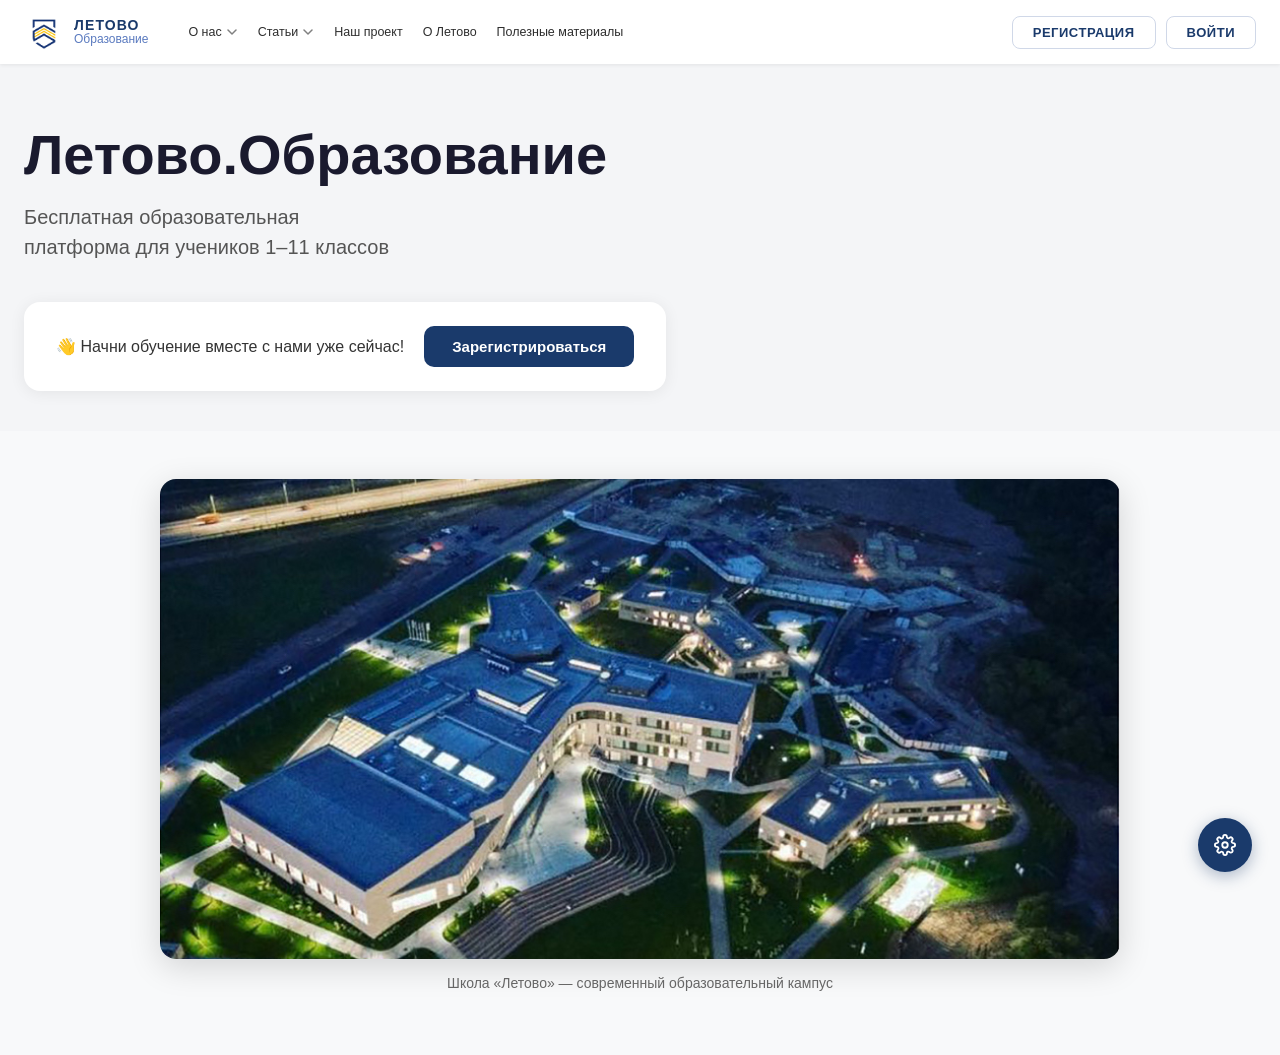
<file: index.html>
<!DOCTYPE html>
<html lang="ru">
<head>
  <meta charset="UTF-8" />
  <meta name="viewport" content="width=device-width, initial-scale=1.0" />
  <title>Летово.Образование</title>
  <link rel="stylesheet" href="styles.css" />
  <script>
    (function(){var t=localStorage.getItem('theme')||'auto';var h=new Date(Date.now()+new Date().getTimezoneOffset()*60000+3*3600000).getHours();document.documentElement.setAttribute('data-theme',t==='dark'||(t==='auto'&&(h>=21||h<9))?'dark':'light');})();
  </script>
</head>
<body>

  <!-- HEADER -->
  <header class="header">
    <div class="header__inner">
            <button class="hamburger-btn" id="hamburgerBtn" aria-label="Открыть меню">
        <span class="hamburger-line"></span>
        <span class="hamburger-line"></span>
        <span class="hamburger-line"></span>
      </button>
      <a href="#" class="logo">
        <img src="letovo-logo.png" alt="Летово" class="logo__icon" />
        <div class="logo__text">
          <span class="logo__name">ЛЕТОВО</span>
          <span class="logo__sub">Образование</span>
        </div>
      </a>

      <nav class="nav">
        <div class="nav__item nav__item--dropdown">
          О нас
          <svg width="12" height="12" viewBox="0 0 12 12" fill="none"><path d="M2 4l4 4 4-4" stroke="currentColor" stroke-width="1.5" stroke-linecap="round" stroke-linejoin="round"/></svg>
          <div class="dropdown">
            <a href="team.html">Наша команда</a>
            <a href="experts.html">Наши эксперты</a>
            <a href="contacts.html">Контакты</a>
          </div>
        </div>
        <div class="nav__item nav__item--dropdown">
          Статьи
          <svg width="12" height="12" viewBox="0 0 12 12" fill="none"><path d="M2 4l4 4 4-4" stroke="currentColor" stroke-width="1.5" stroke-linecap="round" stroke-linejoin="round"/></svg>
          <div class="dropdown">
            <a href="article1.html">Три уклада школы</a>
            <a href="article2.html">Конструктор образования</a>
            <a href="article3.html">Гуманизм на практике</a>
            <a href="glossary.html">Глоссарий</a>
          </div>
        </div>
        <a href="project.html" class="nav__item">Наш проект</a>
        <a href="about-letovo.html" class="nav__item">О Летово</a>
        <a href="materials.html" class="nav__item">Полезные материалы</a>
      </nav>

      <div class="header__auth" id="authButtons">
        <button class="btn btn--outline" id="openRegister">РЕГИСТРАЦИЯ</button>
        <button class="btn btn--outline" id="openLogin">ВОЙТИ</button>
      </div>

      <div class="header__user" id="userMenu" style="display:none">
        <div class="user-avatar" id="userAvatar"></div>
        <div class="user-dropdown">
          <span id="userName"></span>
          <button class="btn-link" id="logoutBtn">Выйти</button>
        </div>
      </div>
    </div>
  </header>

  <!-- HERO -->
  <main>
    <section class="hero">
      <div class="hero__content">
        <h1 class="hero__title">Летово.Образование</h1>
        <p class="hero__subtitle">Бесплатная образовательная<br>платформа для учеников 1–11 классов</p>
      </div>
      <div class="hero__cta">
        <p>👋 Начни обучение вместе с нами уже сейчас!</p>
        <button class="btn btn--primary" id="heroRegisterBtn">Зарегистрироваться</button>
      </div>
    </section>

    <section class="school-photo-section">
      <img src="letovo-aerial.jpg" alt="Школа Летово с высоты птичьего полёта" class="school-photo-main" />
      <p class="school-photo-caption">Школа «Летово» — современный образовательный кампус</p>
    </section>

  </main>


  <!-- MOBILE MENU -->
  <div class="mobile-menu__backdrop" id="mobileBackdrop"></div>
  <div class="mobile-menu" id="mobileMenu">
    <div class="mobile-menu__header">
      <span class="mobile-menu__title">Меню</span>
      <button class="mobile-menu__close" id="mobileMenuClose">✕</button>
    </div>
    <nav class="mobile-nav">
      <div class="mobile-nav__item">
        <button class="mobile-nav__btn" data-sub="mobileSubOnas">
          О нас
          <svg class="mobile-nav__arrow" width="14" height="14" viewBox="0 0 12 12" fill="none"><path d="M2 4l4 4 4-4" stroke="currentColor" stroke-width="1.5" stroke-linecap="round" stroke-linejoin="round"/></svg>
        </button>
        <div class="mobile-nav__sub" id="mobileSubOnas">
          <a href="team.html" class="mobile-nav__sub-link">Наша команда</a>
          <a href="experts.html" class="mobile-nav__sub-link">Наши эксперты</a>
          <a href="contacts.html" class="mobile-nav__sub-link">Контакты</a>
        </div>
      </div>
      <div class="mobile-nav__item">
        <button class="mobile-nav__btn" data-sub="mobileSubArticles">
          Статьи
          <svg class="mobile-nav__arrow" width="14" height="14" viewBox="0 0 12 12" fill="none"><path d="M2 4l4 4 4-4" stroke="currentColor" stroke-width="1.5" stroke-linecap="round" stroke-linejoin="round"/></svg>
        </button>
        <div class="mobile-nav__sub" id="mobileSubArticles">
          <a href="article1.html" class="mobile-nav__sub-link">Три уклада школы</a>
          <a href="article2.html" class="mobile-nav__sub-link">Конструктор образования</a>
          <a href="article3.html" class="mobile-nav__sub-link">Гуманизм на практике</a>
          <a href="glossary.html" class="mobile-nav__sub-link">Глоссарий</a>
        </div>
      </div>
      <a href="project.html" class="mobile-nav__link">Наш проект</a>
      <a href="about-letovo.html" class="mobile-nav__link">О Летово</a>
      <a href="materials.html" class="mobile-nav__link">Полезные материалы</a>
    </nav>
  </div>

  <!-- SETTINGS BUTTON -->
  <div class="settings-wrap">
    <div class="settings-popup" id="settingsPopup">
      <button class="theme-option" data-theme="light">☀️ Светлая тема</button>
      <button class="theme-option" data-theme="dark">🌙 Тёмная тема</button>
      <button class="theme-option" data-theme="auto">🕐 По умолчанию</button>
    </div>
    <button class="settings-btn" id="settingsBtn" title="Настройки темы">
      <svg width="22" height="22" viewBox="0 0 24 24" fill="none" stroke="currentColor" stroke-width="2" stroke-linecap="round" stroke-linejoin="round"><circle cx="12" cy="12" r="3"/><path d="M19.4 15a1.65 1.65 0 0 0 .33 1.82l.06.06a2 2 0 0 1 0 2.83 2 2 0 0 1-2.83 0l-.06-.06a1.65 1.65 0 0 0-1.82-.33 1.65 1.65 0 0 0-1 1.51V21a2 2 0 0 1-4 0v-.09A1.65 1.65 0 0 0 9 19.4a1.65 1.65 0 0 0-1.82.33l-.06.06a2 2 0 0 1-2.83-2.83l.06-.06A1.65 1.65 0 0 0 4.68 15a1.65 1.65 0 0 0-1.51-1H3a2 2 0 0 1 0-4h.09A1.65 1.65 0 0 0 4.6 9a1.65 1.65 0 0 0-.33-1.82l-.06-.06a2 2 0 0 1 2.83-2.83l.06.06A1.65 1.65 0 0 0 9 4.68a1.65 1.65 0 0 0 1-1.51V3a2 2 0 0 1 4 0v.09a1.65 1.65 0 0 0 1 1.51 1.65 1.65 0 0 0 1.82-.33l.06-.06a2 2 0 0 1 2.83 2.83l-.06.06A1.65 1.65 0 0 0 19.4 9a1.65 1.65 0 0 0 1.51 1H21a2 2 0 0 1 0 4h-.09a1.65 1.65 0 0 0-1.51 1z"/></svg>
    </button>
  </div>

  <!-- REGISTER MODAL -->
  <div class="modal-overlay" id="registerModal">
    <div class="modal">
      <button class="modal__close" id="closeRegister">&times;</button>
      <h2 class="modal__title">Регистрация</h2>
      <p class="modal__subtitle">Создайте аккаунт для доступа к платформе</p>
      <form id="registerForm" novalidate>
        <div class="form-group">
          <label for="regName">Имя и фамилия</label>
          <input type="text" id="regName" placeholder="Иван Иванов" autocomplete="name" />
          <span class="field-error" id="regNameError"></span>
        </div>
        <div class="form-group">
          <label for="regEmail">Email</label>
          <input type="email" id="regEmail" placeholder="example@mail.ru" autocomplete="email" />
          <span class="field-error" id="regEmailError"></span>
        </div>
        <div class="form-group">
          <label for="regPassword">Пароль</label>
          <div class="input-wrapper">
            <input type="password" id="regPassword" placeholder="Не менее 6 символов" autocomplete="new-password" />
            <button type="button" class="toggle-password" data-target="regPassword">
              <svg width="18" height="18" viewBox="0 0 24 24" fill="none" stroke="currentColor" stroke-width="2"><path d="M1 12s4-8 11-8 11 8 11 8-4 8-11 8-11-8-11-8z"/><circle cx="12" cy="12" r="3"/></svg>
            </button>
          </div>
          <span class="field-error" id="regPasswordError"></span>
        </div>
        <div class="form-group">
          <label for="regClass">Класс</label>
          <select id="regClass">
            <option value="">Выберите категорию</option>
            <option value="preschool">Дошкольник</option>
            <option value="1">1 класс</option>
            <option value="2">2 класс</option>
            <option value="3">3 класс</option>
            <option value="4">4 класс</option>
            <option value="5">5 класс</option>
            <option value="6">6 класс</option>
            <option value="7">7 класс</option>
            <option value="8">8 класс</option>
            <option value="9">9 класс</option>
            <option value="10">10 класс</option>
            <option value="11">11 класс</option>
            <option value="adult">Взрослый</option>
          </select>
          <span class="field-error" id="regClassError"></span>
        </div>
        <span class="form-error" id="registerError"></span>
        <button type="submit" class="btn btn--primary btn--full">Зарегистрироваться</button>
      </form>
      <p class="modal__switch">Уже есть аккаунт? <button class="btn-link" id="switchToLogin">Войти</button></p>
    </div>
  </div>

  <!-- LOGIN MODAL -->
  <div class="modal-overlay" id="loginModal">
    <div class="modal">
      <button class="modal__close" id="closeLogin">&times;</button>
      <h2 class="modal__title">Вход</h2>
      <p class="modal__subtitle">Добро пожаловать обратно!</p>
      <form id="loginForm" novalidate>
        <div class="form-group">
          <label for="loginEmail">Email</label>
          <input type="email" id="loginEmail" placeholder="example@mail.ru" autocomplete="email" />
          <span class="field-error" id="loginEmailError"></span>
        </div>
        <div class="form-group">
          <label for="loginPassword">Пароль</label>
          <div class="input-wrapper">
            <input type="password" id="loginPassword" placeholder="Введите пароль" autocomplete="current-password" />
            <button type="button" class="toggle-password" data-target="loginPassword">
              <svg width="18" height="18" viewBox="0 0 24 24" fill="none" stroke="currentColor" stroke-width="2"><path d="M1 12s4-8 11-8 11 8 11 8-4 8-11 8-11-8-11-8z"/><circle cx="12" cy="12" r="3"/></svg>
            </button>
          </div>
          <span class="field-error" id="loginPasswordError"></span>
        </div>
        <span class="form-error" id="loginError"></span>
        <button type="submit" class="btn btn--primary btn--full">Войти</button>
      </form>
      <p class="modal__switch">Нет аккаунта? <button class="btn-link" id="switchToRegister">Зарегистрироваться</button></p>
    </div>
  </div>

  <!-- SUCCESS TOAST -->
  <div class="toast" id="toast"></div>

  <!-- CHAT BUTTON -->


  <script src="auth.js"></script>
  <script src="theme.js"></script>
  <script src="mobile-menu.js"></script>
</body>
</html>
</file>
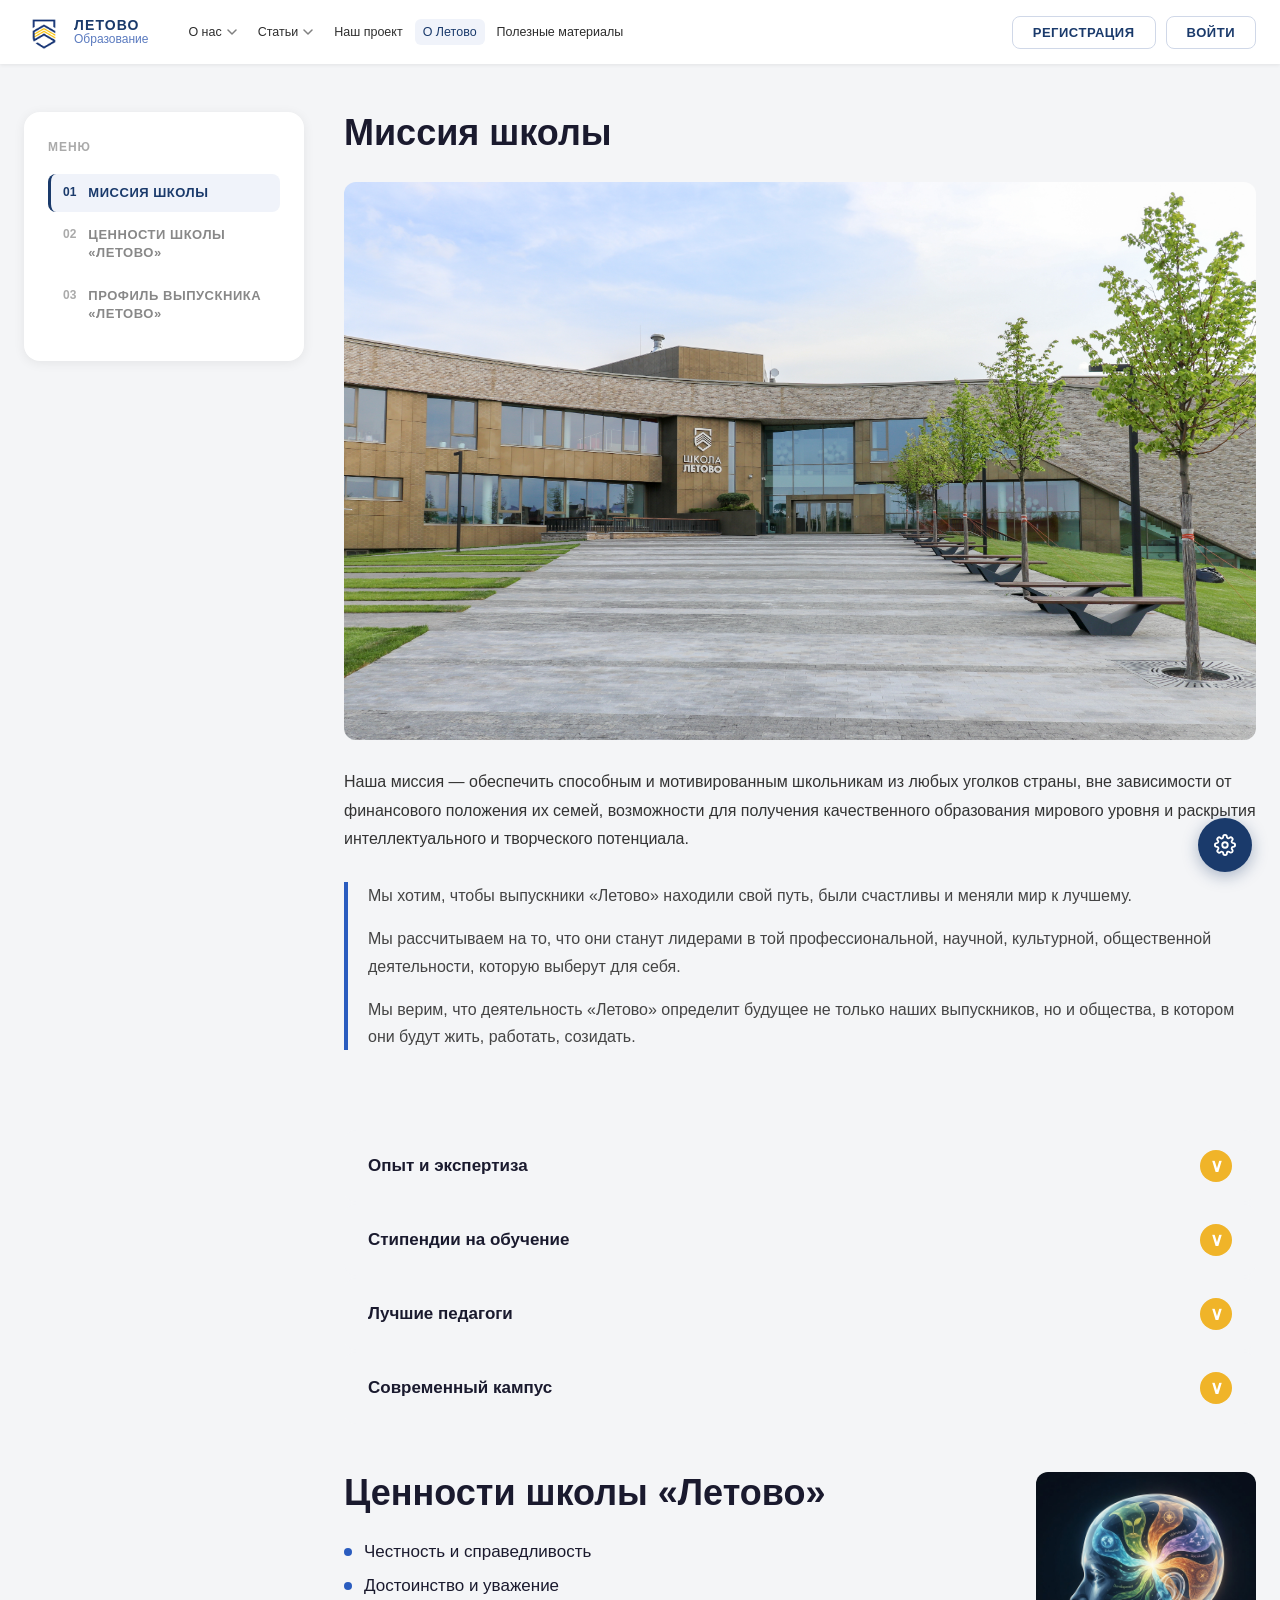
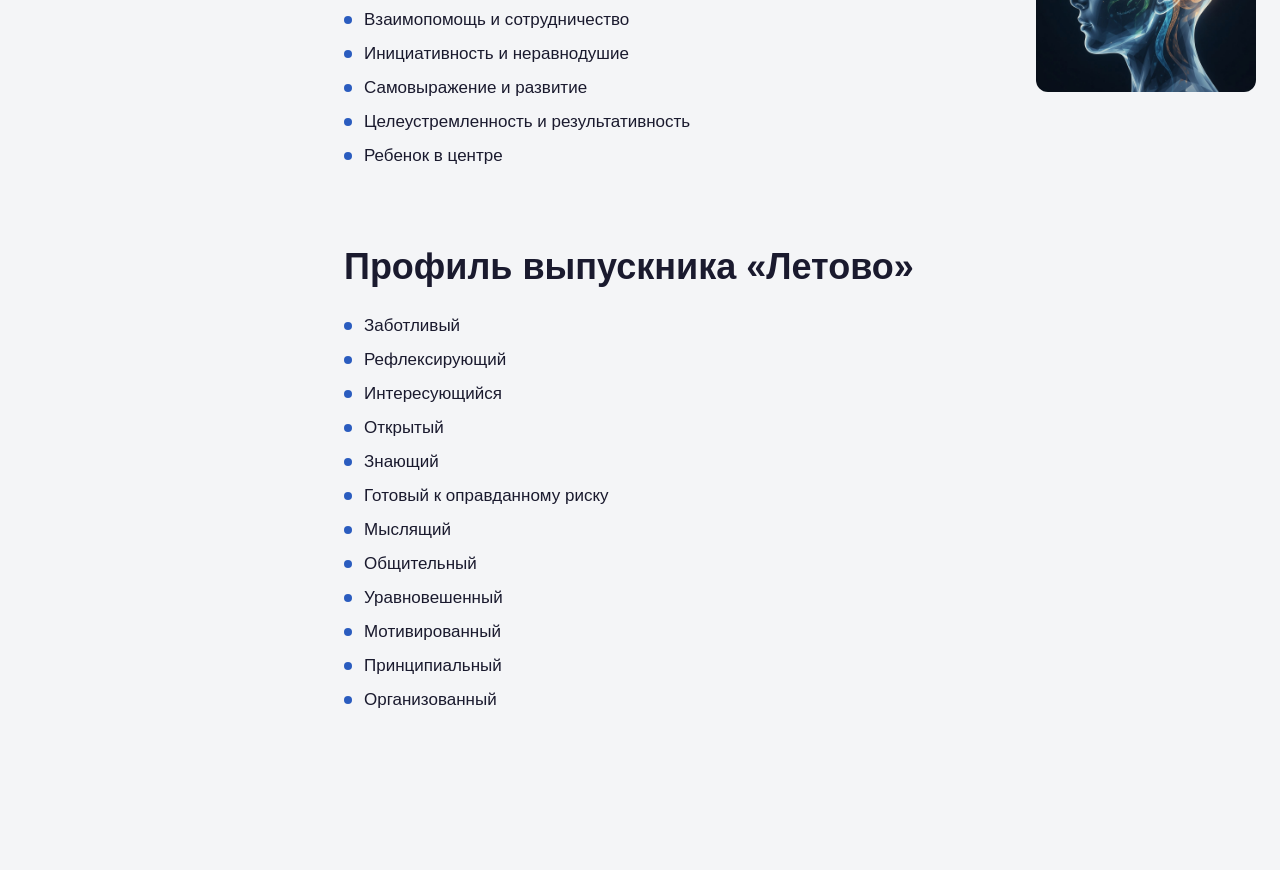
<file: about-letovo.html>
<!DOCTYPE html>
<html lang="ru">
<head>
  <meta charset="UTF-8" />
  <meta name="viewport" content="width=device-width, initial-scale=1.0" />
  <title>О Летово — Летово.Образование</title>
  <link rel="stylesheet" href="styles.css" />
  <script>
    (function(){var t=localStorage.getItem('theme')||'auto';var h=new Date(Date.now()+new Date().getTimezoneOffset()*60000+3*3600000).getHours();document.documentElement.setAttribute('data-theme',t==='dark'||(t==='auto'&&(h>=21||h<9))?'dark':'light');})();
  </script>
</head>
<body>

  <!-- HEADER -->
  <header class="header">
    <div class="header__inner">
            <button class="hamburger-btn" id="hamburgerBtn" aria-label="Открыть меню">
        <span class="hamburger-line"></span>
        <span class="hamburger-line"></span>
        <span class="hamburger-line"></span>
      </button>
      <a href="index.html" class="logo">
        <img src="letovo-logo.png" alt="Летово" class="logo__icon" />
        <div class="logo__text">
          <span class="logo__name">ЛЕТОВО</span>
          <span class="logo__sub">Образование</span>
        </div>
      </a>

      <nav class="nav">
        <div class="nav__item nav__item--dropdown">
          О нас
          <svg width="12" height="12" viewBox="0 0 12 12" fill="none"><path d="M2 4l4 4 4-4" stroke="currentColor" stroke-width="1.5" stroke-linecap="round" stroke-linejoin="round"/></svg>
          <div class="dropdown">
            <a href="team.html">Наша команда</a>
            <a href="experts.html">Наши эксперты</a>
            <a href="contacts.html">Контакты</a>
          </div>
        </div>
        <div class="nav__item nav__item--dropdown">
          Статьи
          <svg width="12" height="12" viewBox="0 0 12 12" fill="none"><path d="M2 4l4 4 4-4" stroke="currentColor" stroke-width="1.5" stroke-linecap="round" stroke-linejoin="round"/></svg>
          <div class="dropdown">
            <a href="article1.html">Три уклада школы</a>
            <a href="article2.html">Конструктор образования</a>
            <a href="article3.html">Гуманизм на практике</a>
            <a href="glossary.html">Глоссарий</a>
          </div>
        </div>
        <a href="project.html" class="nav__item">Наш проект</a>
        <a href="about-letovo.html" class="nav__item nav__item--active">О Летово</a>
        <a href="materials.html" class="nav__item">Полезные материалы</a>
      </nav>

      <div class="header__auth" id="authButtons">
        <button class="btn btn--outline" id="openRegister">РЕГИСТРАЦИЯ</button>
        <button class="btn btn--outline" id="openLogin">ВОЙТИ</button>
      </div>

      <div class="header__user" id="userMenu" style="display:none">
        <div class="user-avatar" id="userAvatar"></div>
        <div class="user-dropdown">
          <span id="userName"></span>
          <button class="btn-link" id="logoutBtn">Выйти</button>
        </div>
      </div>
    </div>
  </header>

  <!-- MAIN -->
  <main>
    <div class="oletovo-layout">

      <!-- SIDEBAR -->
      <aside class="oletovo-sidebar">
        <p class="oletovo-sidebar__label">Меню</p>
        <nav class="oletovo-sidenav">
          <a href="#mission" class="oletovo-sidenav__item oletovo-sidenav__item--active">
            <span class="oletovo-sidenav__num">01</span>
            <span class="oletovo-sidenav__text">Миссия школы</span>
          </a>
          <a href="#values" class="oletovo-sidenav__item">
            <span class="oletovo-sidenav__num">02</span>
            <span class="oletovo-sidenav__text">Ценности школы «Летово»</span>
          </a>
          <a href="#graduate" class="oletovo-sidenav__item">
            <span class="oletovo-sidenav__num">03</span>
            <span class="oletovo-sidenav__text">Профиль выпускника «Летово»</span>
          </a>
        </nav>
      </aside>

      <!-- CONTENT -->
      <div class="oletovo-content">

        <!-- 01 MISSION -->
        <section id="mission" class="oletovo-section">
          <h1 class="oletovo-section__title">Миссия школы</h1>
          <img src="letovo-school.jpg" alt="Школа Летово" style="width:100%;border-radius:12px;margin-bottom:24px;" />
          <p class="oletovo-section__text">
            Наша миссия — обеспечить способным и мотивированным школьникам из любых уголков страны,
            вне зависимости от финансового положения их семей, возможности для получения качественного
            образования мирового уровня и раскрытия интеллектуального и творческого потенциала.
          </p>
          <blockquote class="oletovo-blockquote">
            <p>Мы хотим, чтобы выпускники «Летово» находили свой путь, были счастливы и меняли мир к лучшему.</p>
            <p>Мы рассчитываем на то, что они станут лидерами в той профессиональной, научной, культурной, общественной деятельности, которую выберут для себя.</p>
            <p>Мы верим, что деятельность «Летово» определит будущее не только наших выпускников, но и общества, в котором они будут жить, работать, созидать.</p>
          </blockquote>

        </section>

        <!-- 02 VALUES -->
        <section id="values" class="oletovo-section">
          <div class="oletovo-accordions">
            <div class="oletovo-accordion">
              <button class="oletovo-accordion__btn">
                Опыт и экспертиза
                <span class="oletovo-accordion__icon">&#8744;</span>
              </button>
              <div class="oletovo-accordion__body">
                <p>Школа «Летово» основана при поддержке опытных педагогов и экспертов в области образования. Программы разработаны с учётом лучших мировых практик.</p>
              </div>
            </div>
            <div class="oletovo-accordion">
              <button class="oletovo-accordion__btn">
                Стипендии на обучение
                <span class="oletovo-accordion__icon">&#8744;</span>
              </button>
              <div class="oletovo-accordion__body">
                <p>Все ученики школы «Летово» обучаются на основе стипендий. Размер стипендии определяется финансовым положением семьи и может покрывать до 100% стоимости обучения.</p>
              </div>
            </div>
            <div class="oletovo-accordion">
              <button class="oletovo-accordion__btn">
                Лучшие педагоги
                <span class="oletovo-accordion__icon">&#8744;</span>
              </button>
              <div class="oletovo-accordion__body">
                <p>В школе работают педагоги с опытом преподавания в ведущих российских и международных образовательных учреждениях.</p>
              </div>
            </div>
            <div class="oletovo-accordion">
              <button class="oletovo-accordion__btn">
                Современный кампус
                <span class="oletovo-accordion__icon">&#8744;</span>
              </button>
              <div class="oletovo-accordion__body">
                <p>Кампус школы оснащён современными учебными корпусами, спортивными сооружениями, лабораториями и творческими пространствами.</p>
              </div>
            </div>
          </div>

          <div class="oletovo-section__row" style="margin-top:48px;">
            <div class="oletovo-section__col">
              <h2 class="oletovo-section__title">Ценности школы «Летово»</h2>
              <ul class="oletovo-list">
                <li>Честность и справедливость</li>
                <li>Достоинство и уважение</li>
                <li>Взаимопомощь и сотрудничество</li>
                <li>Инициативность и неравнодушие</li>
                <li>Самовыражение и развитие</li>
                <li>Целеустремленность и результативность</li>
                <li>Ребенок в центре</li>
              </ul>
            </div>
            <img src="letovo-values.jpg" alt="Ценности школы Летово" style="width:220px;height:220px;object-fit:cover;border-radius:12px;flex-shrink:0;" />
          </div>
        </section>

        <!-- 03 GRADUATE -->
        <section id="graduate" class="oletovo-section">
          <h2 class="oletovo-section__title">Профиль выпускника «Летово»</h2>
          <ul class="oletovo-list">
            <li>Заботливый</li>
            <li>Рефлексирующий</li>
            <li>Интересующийся</li>
            <li>Открытый</li>
            <li>Знающий</li>
            <li>Готовый к оправданному риску</li>
            <li>Мыслящий</li>
            <li>Общительный</li>
            <li>Уравновешенный</li>
            <li>Мотивированный</li>
            <li>Принципиальный</li>
            <li>Организованный</li>
          </ul>
        </section>

      </div>
    </div>
  </main>



  <!-- MOBILE MENU -->
  <div class="mobile-menu__backdrop" id="mobileBackdrop"></div>
  <div class="mobile-menu" id="mobileMenu">
    <div class="mobile-menu__header">
      <span class="mobile-menu__title">Меню</span>
      <button class="mobile-menu__close" id="mobileMenuClose">✕</button>
    </div>
    <nav class="mobile-nav">
      <div class="mobile-nav__item">
        <button class="mobile-nav__btn" data-sub="mobileSubOnas">
          О нас
          <svg class="mobile-nav__arrow" width="14" height="14" viewBox="0 0 12 12" fill="none"><path d="M2 4l4 4 4-4" stroke="currentColor" stroke-width="1.5" stroke-linecap="round" stroke-linejoin="round"/></svg>
        </button>
        <div class="mobile-nav__sub" id="mobileSubOnas">
          <a href="team.html" class="mobile-nav__sub-link">Наша команда</a>
          <a href="experts.html" class="mobile-nav__sub-link">Наши эксперты</a>
          <a href="contacts.html" class="mobile-nav__sub-link">Контакты</a>
        </div>
      </div>
      <div class="mobile-nav__item">
        <button class="mobile-nav__btn" data-sub="mobileSubArticles">
          Статьи
          <svg class="mobile-nav__arrow" width="14" height="14" viewBox="0 0 12 12" fill="none"><path d="M2 4l4 4 4-4" stroke="currentColor" stroke-width="1.5" stroke-linecap="round" stroke-linejoin="round"/></svg>
        </button>
        <div class="mobile-nav__sub" id="mobileSubArticles">
          <a href="article1.html" class="mobile-nav__sub-link">Три уклада школы</a>
          <a href="article2.html" class="mobile-nav__sub-link">Конструктор образования</a>
          <a href="article3.html" class="mobile-nav__sub-link">Гуманизм на практике</a>
          <a href="glossary.html" class="mobile-nav__sub-link">Глоссарий</a>
        </div>
      </div>
      <a href="project.html" class="mobile-nav__link">Наш проект</a>
      <a href="about-letovo.html" class="mobile-nav__link">О Летово</a>
      <a href="materials.html" class="mobile-nav__link">Полезные материалы</a>
    </nav>
  </div>

  <!-- SETTINGS BUTTON -->
  <div class="settings-wrap">
    <div class="settings-popup" id="settingsPopup">
      <button class="theme-option" data-theme="light">☀️ Светлая тема</button>
      <button class="theme-option" data-theme="dark">🌙 Тёмная тема</button>
      <button class="theme-option" data-theme="auto">🕐 По умолчанию</button>
    </div>
    <button class="settings-btn" id="settingsBtn" title="Настройки темы">
      <svg width="22" height="22" viewBox="0 0 24 24" fill="none" stroke="currentColor" stroke-width="2" stroke-linecap="round" stroke-linejoin="round"><circle cx="12" cy="12" r="3"/><path d="M19.4 15a1.65 1.65 0 0 0 .33 1.82l.06.06a2 2 0 0 1 0 2.83 2 2 0 0 1-2.83 0l-.06-.06a1.65 1.65 0 0 0-1.82-.33 1.65 1.65 0 0 0-1 1.51V21a2 2 0 0 1-4 0v-.09A1.65 1.65 0 0 0 9 19.4a1.65 1.65 0 0 0-1.82.33l-.06.06a2 2 0 0 1-2.83-2.83l.06-.06A1.65 1.65 0 0 0 4.68 15a1.65 1.65 0 0 0-1.51-1H3a2 2 0 0 1 0-4h.09A1.65 1.65 0 0 0 4.6 9a1.65 1.65 0 0 0-.33-1.82l-.06-.06a2 2 0 0 1 2.83-2.83l.06.06A1.65 1.65 0 0 0 9 4.68a1.65 1.65 0 0 0 1-1.51V3a2 2 0 0 1 4 0v.09a1.65 1.65 0 0 0 1 1.51 1.65 1.65 0 0 0 1.82-.33l.06-.06a2 2 0 0 1 2.83 2.83l-.06.06A1.65 1.65 0 0 0 19.4 9a1.65 1.65 0 0 0 1.51 1H21a2 2 0 0 1 0 4h-.09a1.65 1.65 0 0 0-1.51 1z"/></svg>
    </button>
  </div>

  <!-- REGISTER MODAL -->
  <div class="modal-overlay" id="registerModal">
    <div class="modal">
      <button class="modal__close" id="closeRegister">&times;</button>
      <h2 class="modal__title">Регистрация</h2>
      <p class="modal__subtitle">Создайте аккаунт для доступа к платформе</p>
      <form id="registerForm" novalidate>
        <div class="form-group">
          <label for="regName">Имя и фамилия</label>
          <input type="text" id="regName" placeholder="Иван Иванов" autocomplete="name" />
          <span class="field-error" id="regNameError"></span>
        </div>
        <div class="form-group">
          <label for="regEmail">Email</label>
          <input type="email" id="regEmail" placeholder="example@mail.ru" autocomplete="email" />
          <span class="field-error" id="regEmailError"></span>
        </div>
        <div class="form-group">
          <label for="regPassword">Пароль</label>
          <div class="input-wrapper">
            <input type="password" id="regPassword" placeholder="Не менее 6 символов" autocomplete="new-password" />
            <button type="button" class="toggle-password" data-target="regPassword">
              <svg width="18" height="18" viewBox="0 0 24 24" fill="none" stroke="currentColor" stroke-width="2"><path d="M1 12s4-8 11-8 11 8 11 8-4 8-11 8-11-8-11-8z"/><circle cx="12" cy="12" r="3"/></svg>
            </button>
          </div>
          <span class="field-error" id="regPasswordError"></span>
        </div>
        <div class="form-group">
          <label for="regClass">Класс</label>
          <select id="regClass">
            <option value="">Выберите категорию</option>
            <option value="preschool">Дошкольник</option>
            <option value="1">1 класс</option>
            <option value="2">2 класс</option>
            <option value="3">3 класс</option>
            <option value="4">4 класс</option>
            <option value="5">5 класс</option>
            <option value="6">6 класс</option>
            <option value="7">7 класс</option>
            <option value="8">8 класс</option>
            <option value="9">9 класс</option>
            <option value="10">10 класс</option>
            <option value="11">11 класс</option>
            <option value="adult">Взрослый</option>
          </select>
          <span class="field-error" id="regClassError"></span>
        </div>
        <span class="form-error" id="registerError"></span>
        <button type="submit" class="btn btn--primary btn--full">Зарегистрироваться</button>
      </form>
      <p class="modal__switch">Уже есть аккаунт? <button class="btn-link" id="switchToLogin">Войти</button></p>
    </div>
  </div>

  <!-- LOGIN MODAL -->
  <div class="modal-overlay" id="loginModal">
    <div class="modal">
      <button class="modal__close" id="closeLogin">&times;</button>
      <h2 class="modal__title">Вход</h2>
      <p class="modal__subtitle">Добро пожаловать обратно!</p>
      <form id="loginForm" novalidate>
        <div class="form-group">
          <label for="loginEmail">Email</label>
          <input type="email" id="loginEmail" placeholder="example@mail.ru" autocomplete="email" />
          <span class="field-error" id="loginEmailError"></span>
        </div>
        <div class="form-group">
          <label for="loginPassword">Пароль</label>
          <div class="input-wrapper">
            <input type="password" id="loginPassword" placeholder="Введите пароль" autocomplete="current-password" />
            <button type="button" class="toggle-password" data-target="loginPassword">
              <svg width="18" height="18" viewBox="0 0 24 24" fill="none" stroke="currentColor" stroke-width="2"><path d="M1 12s4-8 11-8 11 8 11 8-4 8-11 8-11-8-11-8z"/><circle cx="12" cy="12" r="3"/></svg>
            </button>
          </div>
          <span class="field-error" id="loginPasswordError"></span>
        </div>
        <span class="form-error" id="loginError"></span>
        <button type="submit" class="btn btn--primary btn--full">Войти</button>
      </form>
      <p class="modal__switch">Нет аккаунта? <button class="btn-link" id="switchToRegister">Зарегистрироваться</button></p>
    </div>
  </div>

  <div class="toast" id="toast"></div>


  <script src="auth.js"></script>
  <script>
    // Accordion
    document.querySelectorAll('.oletovo-accordion__btn').forEach(btn => {
      btn.addEventListener('click', () => {
        const accordion = btn.parentElement;
        const isOpen = accordion.classList.contains('open');
        document.querySelectorAll('.oletovo-accordion').forEach(a => a.classList.remove('open'));
        if (!isOpen) accordion.classList.add('open');
      });
    });

    // Sidebar active on scroll
    const sections = document.querySelectorAll('.oletovo-section');
    const sideItems = document.querySelectorAll('.oletovo-sidenav__item');

    const observer = new IntersectionObserver((entries) => {
      entries.forEach(entry => {
        if (entry.isIntersecting) {
          sideItems.forEach(item => item.classList.remove('oletovo-sidenav__item--active'));
          const active = document.querySelector(`.oletovo-sidenav__item[href="#${entry.target.id}"]`);
          if (active) active.classList.add('oletovo-sidenav__item--active');
        }
      });
    }, { threshold: 0.3 });

    sections.forEach(s => observer.observe(s));

    // Smooth scroll for sidebar links
    sideItems.forEach(item => {
      item.addEventListener('click', e => {
        e.preventDefault();
        const target = document.querySelector(item.getAttribute('href'));
        if (target) target.scrollIntoView({ behavior: 'smooth' });
      });
    });
  </script>
</body>
</html>
</file>
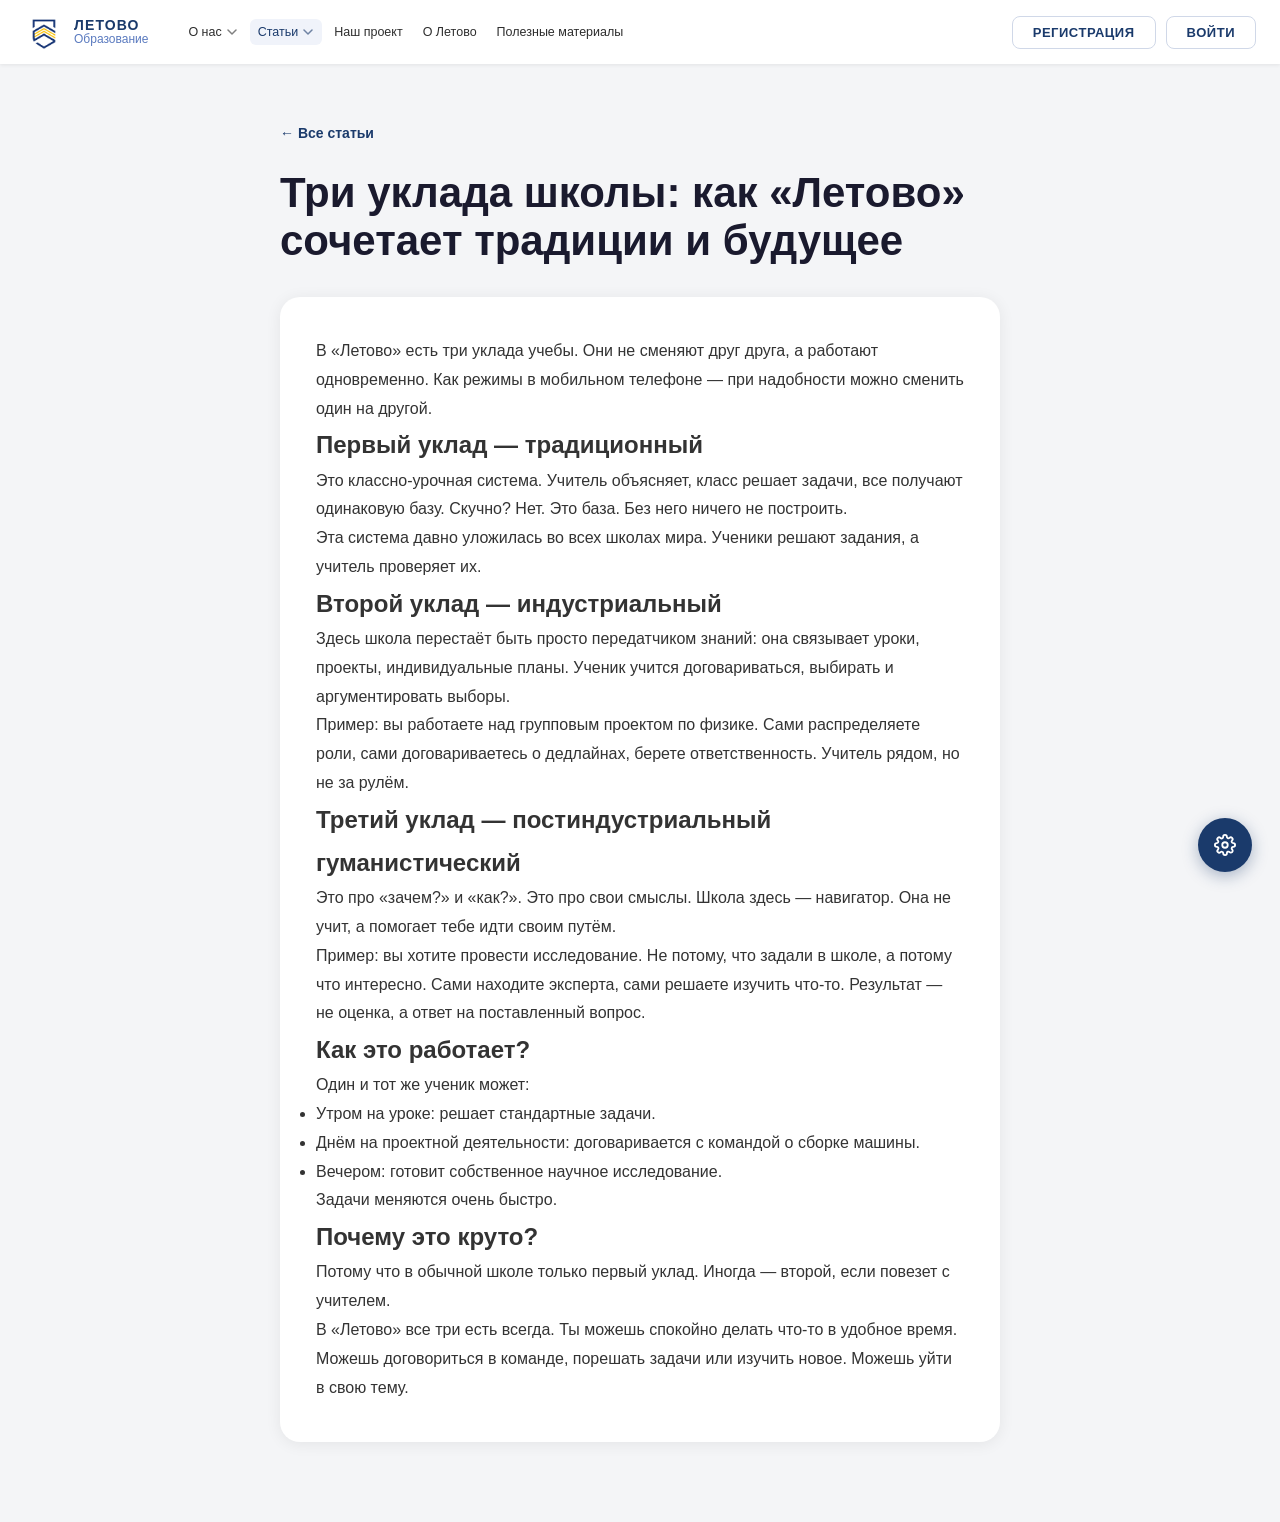
<file: article1.html>
<!DOCTYPE html>
<html lang="ru">
<head>
  <meta charset="UTF-8" />
  <meta name="viewport" content="width=device-width, initial-scale=1.0" />
  <title>Три уклада школы — Летово.Образование</title>
  <link rel="stylesheet" href="styles.css" />
  <script>
    (function(){var t=localStorage.getItem('theme')||'auto';var h=new Date(Date.now()+new Date().getTimezoneOffset()*60000+3*3600000).getHours();document.documentElement.setAttribute('data-theme',t==='dark'||(t==='auto'&&(h>=21||h<9))?'dark':'light');})();
  </script>
</head>
<body>

  <!-- HEADER -->
  <header class="header">
    <div class="header__inner">
            <button class="hamburger-btn" id="hamburgerBtn" aria-label="Открыть меню">
        <span class="hamburger-line"></span>
        <span class="hamburger-line"></span>
        <span class="hamburger-line"></span>
      </button>
      <a href="index.html" class="logo">
        <img src="letovo-logo.png" alt="Летово" class="logo__icon" />
        <div class="logo__text">
          <span class="logo__name">ЛЕТОВО</span>
          <span class="logo__sub">Образование</span>
        </div>
      </a>

      <nav class="nav">
        <div class="nav__item nav__item--dropdown">
          О нас
          <svg width="12" height="12" viewBox="0 0 12 12" fill="none"><path d="M2 4l4 4 4-4" stroke="currentColor" stroke-width="1.5" stroke-linecap="round" stroke-linejoin="round"/></svg>
          <div class="dropdown">
            <a href="team.html">Наша команда</a>
            <a href="experts.html">Наши эксперты</a>
            <a href="contacts.html">Контакты</a>
          </div>
        </div>
        <div class="nav__item nav__item--dropdown nav__item--active">
          Статьи
          <svg width="12" height="12" viewBox="0 0 12 12" fill="none"><path d="M2 4l4 4 4-4" stroke="currentColor" stroke-width="1.5" stroke-linecap="round" stroke-linejoin="round"/></svg>
          <div class="dropdown">
            <a href="article1.html">Три уклада школы</a>
            <a href="article2.html">Конструктор образования</a>
            <a href="article3.html">Гуманизм на практике</a>
            <a href="glossary.html">Глоссарий</a>
          </div>
        </div>
        <a href="project.html" class="nav__item">Наш проект</a>
        <a href="about-letovo.html" class="nav__item">О Летово</a>
        <a href="materials.html" class="nav__item">Полезные материалы</a>
      </nav>

      <div class="header__auth" id="authButtons">
        <button class="btn btn--outline" id="openRegister">РЕГИСТРАЦИЯ</button>
        <button class="btn btn--outline" id="openLogin">ВОЙТИ</button>
      </div>

      <div class="header__user" id="userMenu" style="display:none">
        <div class="user-avatar" id="userAvatar"></div>
        <div class="user-dropdown">
          <span id="userName"></span>
          <button class="btn-link" id="logoutBtn">Выйти</button>
        </div>
      </div>
    </div>
  </header>

  <!-- ARTICLE -->
  <main>
    <section class="article-page">
      <div class="article-page__inner">
        <a href="index.html" class="article-back">← Все статьи</a>
        <h1 class="article-page__title">Три уклада школы: как «Летово» сочетает традиции и будущее</h1>
        <div class="article-body">
          <p>В «Летово» есть три уклада учебы. Они не сменяют друг друга, а работают одновременно. Как режимы в мобильном телефоне — при надобности можно сменить один на другой.</p>

          <h2>Первый уклад — традиционный</h2>
          <p>Это классно-урочная система. Учитель объясняет, класс решает задачи, все получают одинаковую базу. Скучно? Нет. Это база. Без него ничего не построить.</p>
          <p>Эта система давно уложилась во всех школах мира. Ученики решают задания, а учитель проверяет их.</p>

          <h2>Второй уклад — индустриальный</h2>
          <p>Здесь школа перестаёт быть просто передатчиком знаний: она связывает уроки, проекты, индивидуальные планы. Ученик учится договариваться, выбирать и аргументировать выборы.</p>
          <p>Пример: вы работаете над групповым проектом по физике. Сами распределяете роли, сами договариваетесь о дедлайнах, берете ответственность. Учитель рядом, но не за рулём.</p>

          <h2>Третий уклад — постиндустриальный гуманистический</h2>
          <p>Это про «зачем?» и «как?». Это про свои смыслы. Школа здесь — навигатор. Она не учит, а помогает тебе идти своим путём.</p>
          <p>Пример: вы хотите провести исследование. Не потому, что задали в школе, а потому что интересно. Сами находите эксперта, сами решаете изучить что-то. Результат — не оценка, а ответ на поставленный вопрос.</p>

          <h2>Как это работает?</h2>
          <p>Один и тот же ученик может:</p>
          <ul>
            <li>Утром на уроке: решает стандартные задачи.</li>
            <li>Днём на проектной деятельности: договаривается с командой о сборке машины.</li>
            <li>Вечером: готовит собственное научное исследование.</li>
          </ul>
          <p>Задачи меняются очень быстро.</p>

          <h2>Почему это круто?</h2>
          <p>Потому что в обычной школе только первый уклад. Иногда — второй, если повезет с учителем.</p>
          <p>В «Летово» все три есть всегда. Ты можешь спокойно делать что-то в удобное время. Можешь договориться в команде, порешать задачи или изучить новое. Можешь уйти в свою тему.</p>
        </div>
      </div>
    </section>
  </main>



  <!-- MOBILE MENU -->
  <div class="mobile-menu__backdrop" id="mobileBackdrop"></div>
  <div class="mobile-menu" id="mobileMenu">
    <div class="mobile-menu__header">
      <span class="mobile-menu__title">Меню</span>
      <button class="mobile-menu__close" id="mobileMenuClose">✕</button>
    </div>
    <nav class="mobile-nav">
      <div class="mobile-nav__item">
        <button class="mobile-nav__btn" data-sub="mobileSubOnas">
          О нас
          <svg class="mobile-nav__arrow" width="14" height="14" viewBox="0 0 12 12" fill="none"><path d="M2 4l4 4 4-4" stroke="currentColor" stroke-width="1.5" stroke-linecap="round" stroke-linejoin="round"/></svg>
        </button>
        <div class="mobile-nav__sub" id="mobileSubOnas">
          <a href="team.html" class="mobile-nav__sub-link">Наша команда</a>
          <a href="experts.html" class="mobile-nav__sub-link">Наши эксперты</a>
          <a href="contacts.html" class="mobile-nav__sub-link">Контакты</a>
        </div>
      </div>
      <div class="mobile-nav__item">
        <button class="mobile-nav__btn" data-sub="mobileSubArticles">
          Статьи
          <svg class="mobile-nav__arrow" width="14" height="14" viewBox="0 0 12 12" fill="none"><path d="M2 4l4 4 4-4" stroke="currentColor" stroke-width="1.5" stroke-linecap="round" stroke-linejoin="round"/></svg>
        </button>
        <div class="mobile-nav__sub" id="mobileSubArticles">
          <a href="article1.html" class="mobile-nav__sub-link">Три уклада школы</a>
          <a href="article2.html" class="mobile-nav__sub-link">Конструктор образования</a>
          <a href="article3.html" class="mobile-nav__sub-link">Гуманизм на практике</a>
          <a href="glossary.html" class="mobile-nav__sub-link">Глоссарий</a>
        </div>
      </div>
      <a href="project.html" class="mobile-nav__link">Наш проект</a>
      <a href="about-letovo.html" class="mobile-nav__link">О Летово</a>
      <a href="materials.html" class="mobile-nav__link">Полезные материалы</a>
    </nav>
  </div>

  <!-- SETTINGS BUTTON -->
  <div class="settings-wrap">
    <div class="settings-popup" id="settingsPopup">
      <button class="theme-option" data-theme="light">☀️ Светлая тема</button>
      <button class="theme-option" data-theme="dark">🌙 Тёмная тема</button>
      <button class="theme-option" data-theme="auto">🕐 По умолчанию</button>
    </div>
    <button class="settings-btn" id="settingsBtn" title="Настройки темы">
      <svg width="22" height="22" viewBox="0 0 24 24" fill="none" stroke="currentColor" stroke-width="2" stroke-linecap="round" stroke-linejoin="round"><circle cx="12" cy="12" r="3"/><path d="M19.4 15a1.65 1.65 0 0 0 .33 1.82l.06.06a2 2 0 0 1 0 2.83 2 2 0 0 1-2.83 0l-.06-.06a1.65 1.65 0 0 0-1.82-.33 1.65 1.65 0 0 0-1 1.51V21a2 2 0 0 1-4 0v-.09A1.65 1.65 0 0 0 9 19.4a1.65 1.65 0 0 0-1.82.33l-.06.06a2 2 0 0 1-2.83-2.83l.06-.06A1.65 1.65 0 0 0 4.68 15a1.65 1.65 0 0 0-1.51-1H3a2 2 0 0 1 0-4h.09A1.65 1.65 0 0 0 4.6 9a1.65 1.65 0 0 0-.33-1.82l-.06-.06a2 2 0 0 1 2.83-2.83l.06.06A1.65 1.65 0 0 0 9 4.68a1.65 1.65 0 0 0 1-1.51V3a2 2 0 0 1 4 0v.09a1.65 1.65 0 0 0 1 1.51 1.65 1.65 0 0 0 1.82-.33l.06-.06a2 2 0 0 1 2.83 2.83l-.06.06A1.65 1.65 0 0 0 19.4 9a1.65 1.65 0 0 0 1.51 1H21a2 2 0 0 1 0 4h-.09a1.65 1.65 0 0 0-1.51 1z"/></svg>
    </button>
  </div>

  <!-- REGISTER MODAL -->
  <div class="modal-overlay" id="registerModal">
    <div class="modal">
      <button class="modal__close" id="closeRegister">&times;</button>
      <h2 class="modal__title">Регистрация</h2>
      <p class="modal__subtitle">Создайте аккаунт для доступа к платформе</p>
      <form id="registerForm" novalidate>
        <div class="form-group">
          <label for="regName">Имя и фамилия</label>
          <input type="text" id="regName" placeholder="Иван Иванов" autocomplete="name" />
          <span class="field-error" id="regNameError"></span>
        </div>
        <div class="form-group">
          <label for="regEmail">Email</label>
          <input type="email" id="regEmail" placeholder="example@mail.ru" autocomplete="email" />
          <span class="field-error" id="regEmailError"></span>
        </div>
        <div class="form-group">
          <label for="regPassword">Пароль</label>
          <div class="input-wrapper">
            <input type="password" id="regPassword" placeholder="Не менее 6 символов" autocomplete="new-password" />
            <button type="button" class="toggle-password" data-target="regPassword">
              <svg width="18" height="18" viewBox="0 0 24 24" fill="none" stroke="currentColor" stroke-width="2"><path d="M1 12s4-8 11-8 11 8 11 8-4 8-11 8-11-8-11-8z"/><circle cx="12" cy="12" r="3"/></svg>
            </button>
          </div>
          <span class="field-error" id="regPasswordError"></span>
        </div>
        <div class="form-group">
          <label for="regClass">Класс</label>
          <select id="regClass">
            <option value="">Выберите категорию</option>
            <option value="preschool">Дошкольник</option>
            <option value="1">1 класс</option>
            <option value="2">2 класс</option>
            <option value="3">3 класс</option>
            <option value="4">4 класс</option>
            <option value="5">5 класс</option>
            <option value="6">6 класс</option>
            <option value="7">7 класс</option>
            <option value="8">8 класс</option>
            <option value="9">9 класс</option>
            <option value="10">10 класс</option>
            <option value="11">11 класс</option>
            <option value="adult">Взрослый</option>
          </select>
          <span class="field-error" id="regClassError"></span>
        </div>
        <span class="form-error" id="registerError"></span>
        <button type="submit" class="btn btn--primary btn--full">Зарегистрироваться</button>
      </form>
      <p class="modal__switch">Уже есть аккаунт? <button class="btn-link" id="switchToLogin">Войти</button></p>
    </div>
  </div>

  <!-- LOGIN MODAL -->
  <div class="modal-overlay" id="loginModal">
    <div class="modal">
      <button class="modal__close" id="closeLogin">&times;</button>
      <h2 class="modal__title">Вход</h2>
      <p class="modal__subtitle">Добро пожаловать обратно!</p>
      <form id="loginForm" novalidate>
        <div class="form-group">
          <label for="loginEmail">Email</label>
          <input type="email" id="loginEmail" placeholder="example@mail.ru" autocomplete="email" />
          <span class="field-error" id="loginEmailError"></span>
        </div>
        <div class="form-group">
          <label for="loginPassword">Пароль</label>
          <div class="input-wrapper">
            <input type="password" id="loginPassword" placeholder="Введите пароль" autocomplete="current-password" />
            <button type="button" class="toggle-password" data-target="loginPassword">
              <svg width="18" height="18" viewBox="0 0 24 24" fill="none" stroke="currentColor" stroke-width="2"><path d="M1 12s4-8 11-8 11 8 11 8-4 8-11 8-11-8-11-8z"/><circle cx="12" cy="12" r="3"/></svg>
            </button>
          </div>
          <span class="field-error" id="loginPasswordError"></span>
        </div>
        <span class="form-error" id="loginError"></span>
        <button type="submit" class="btn btn--primary btn--full">Войти</button>
      </form>
      <p class="modal__switch">Нет аккаунта? <button class="btn-link" id="switchToRegister">Зарегистрироваться</button></p>
    </div>
  </div>

  <div class="toast" id="toast"></div>

  <script src="auth.js"></script>
  <script src="theme.js"></script>
  <script src="mobile-menu.js"></script>
</body>
</html>
</file>
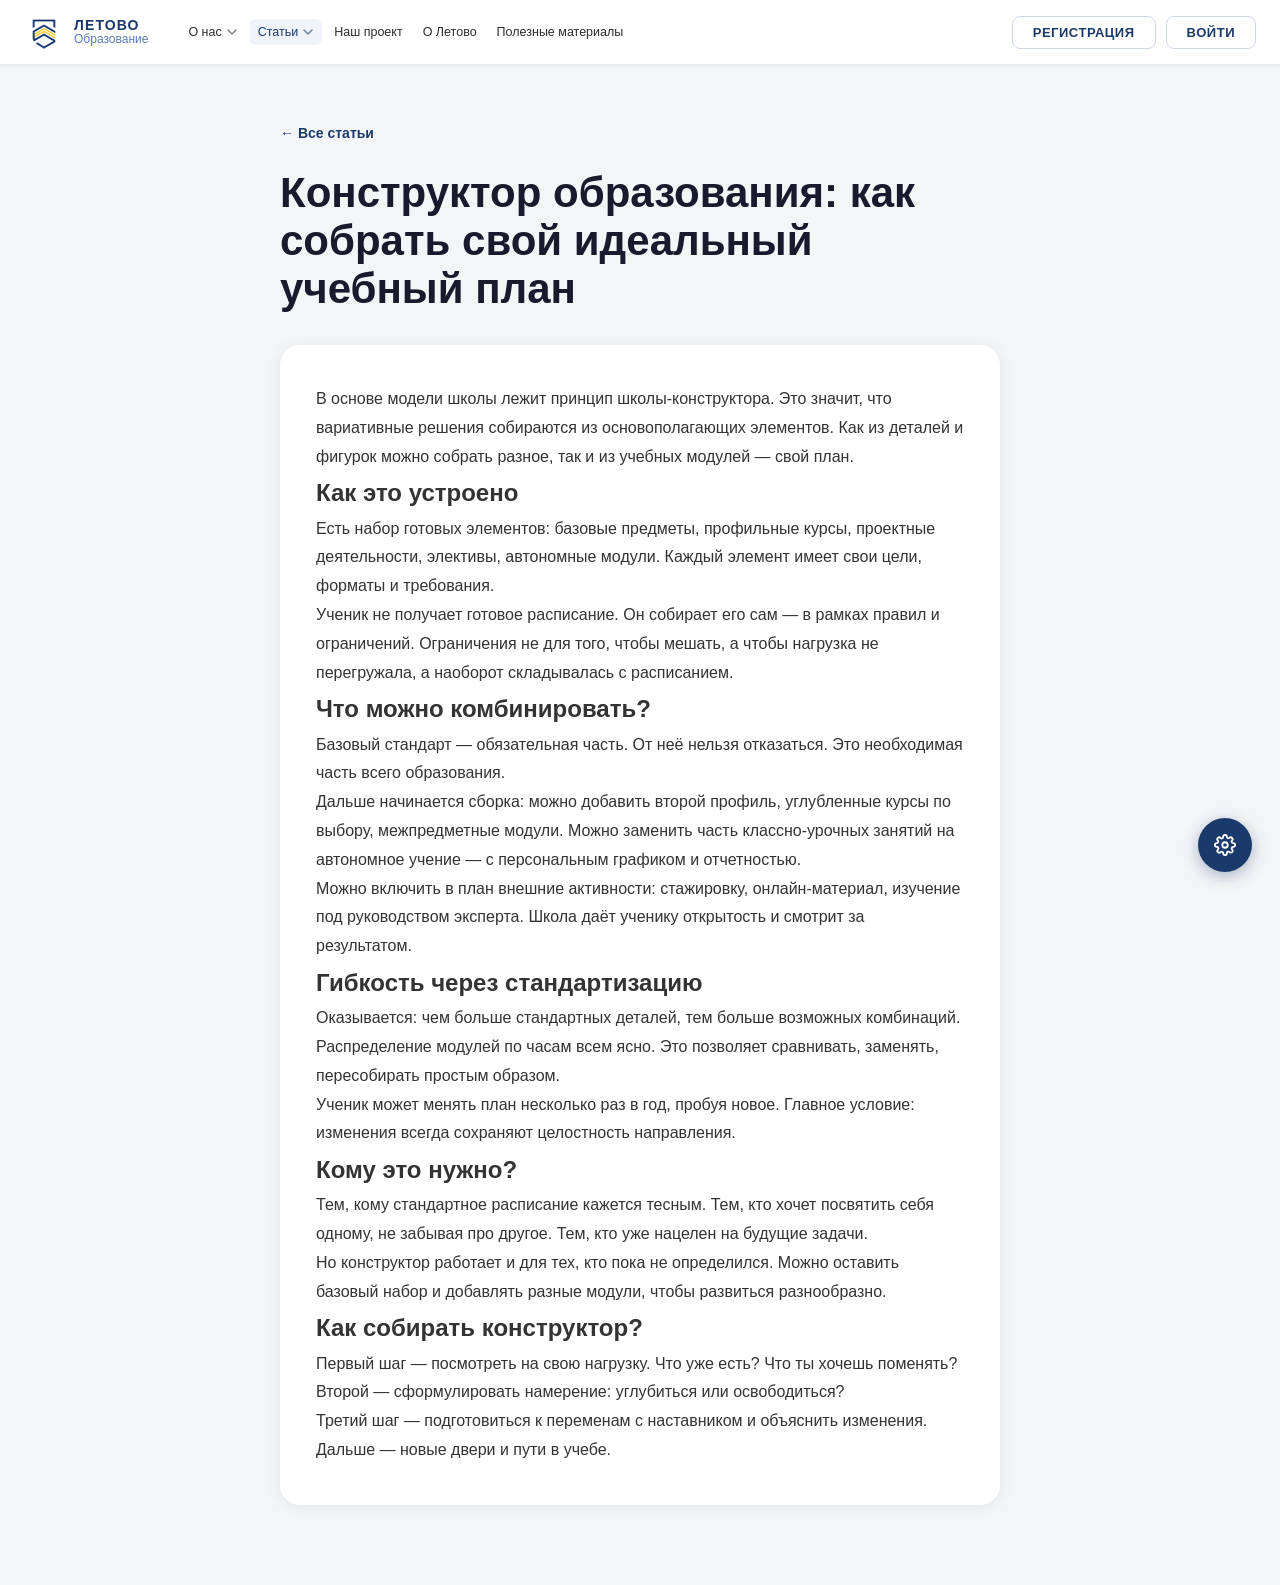
<file: article2.html>
<!DOCTYPE html>
<html lang="ru">
<head>
  <meta charset="UTF-8" />
  <meta name="viewport" content="width=device-width, initial-scale=1.0" />
  <title>Конструктор образования — Летово.Образование</title>
  <link rel="stylesheet" href="styles.css" />
  <script>
    (function(){var t=localStorage.getItem('theme')||'auto';var h=new Date(Date.now()+new Date().getTimezoneOffset()*60000+3*3600000).getHours();document.documentElement.setAttribute('data-theme',t==='dark'||(t==='auto'&&(h>=21||h<9))?'dark':'light');})();
  </script>
</head>
<body>

  <!-- HEADER -->
  <header class="header">
    <div class="header__inner">
            <button class="hamburger-btn" id="hamburgerBtn" aria-label="Открыть меню">
        <span class="hamburger-line"></span>
        <span class="hamburger-line"></span>
        <span class="hamburger-line"></span>
      </button>
      <a href="index.html" class="logo">
        <img src="letovo-logo.png" alt="Летово" class="logo__icon" />
        <div class="logo__text">
          <span class="logo__name">ЛЕТОВО</span>
          <span class="logo__sub">Образование</span>
        </div>
      </a>

      <nav class="nav">
        <div class="nav__item nav__item--dropdown">
          О нас
          <svg width="12" height="12" viewBox="0 0 12 12" fill="none"><path d="M2 4l4 4 4-4" stroke="currentColor" stroke-width="1.5" stroke-linecap="round" stroke-linejoin="round"/></svg>
          <div class="dropdown">
            <a href="team.html">Наша команда</a>
            <a href="experts.html">Наши эксперты</a>
            <a href="contacts.html">Контакты</a>
          </div>
        </div>
        <div class="nav__item nav__item--dropdown nav__item--active">
          Статьи
          <svg width="12" height="12" viewBox="0 0 12 12" fill="none"><path d="M2 4l4 4 4-4" stroke="currentColor" stroke-width="1.5" stroke-linecap="round" stroke-linejoin="round"/></svg>
          <div class="dropdown">
            <a href="article1.html">Три уклада школы</a>
            <a href="article2.html">Конструктор образования</a>
            <a href="article3.html">Гуманизм на практике</a>
            <a href="glossary.html">Глоссарий</a>
          </div>
        </div>
        <a href="project.html" class="nav__item">Наш проект</a>
        <a href="about-letovo.html" class="nav__item">О Летово</a>
        <a href="materials.html" class="nav__item">Полезные материалы</a>
      </nav>

      <div class="header__auth" id="authButtons">
        <button class="btn btn--outline" id="openRegister">РЕГИСТРАЦИЯ</button>
        <button class="btn btn--outline" id="openLogin">ВОЙТИ</button>
      </div>

      <div class="header__user" id="userMenu" style="display:none">
        <div class="user-avatar" id="userAvatar"></div>
        <div class="user-dropdown">
          <span id="userName"></span>
          <button class="btn-link" id="logoutBtn">Выйти</button>
        </div>
      </div>
    </div>
  </header>

  <!-- ARTICLE -->
  <main>
    <section class="article-page">
      <div class="article-page__inner">
        <a href="index.html" class="article-back">← Все статьи</a>
        <h1 class="article-page__title">Конструктор образования: как собрать свой идеальный учебный план</h1>
        <div class="article-body">
          <p>В основе модели школы лежит принцип школы-конструктора. Это значит, что вариативные решения собираются из основополагающих элементов. Как из деталей и фигурок можно собрать разное, так и из учебных модулей — свой план.</p>

          <h2>Как это устроено</h2>
          <p>Есть набор готовых элементов: базовые предметы, профильные курсы, проектные деятельности, элективы, автономные модули. Каждый элемент имеет свои цели, форматы и требования.</p>
          <p>Ученик не получает готовое расписание. Он собирает его сам — в рамках правил и ограничений. Ограничения не для того, чтобы мешать, а чтобы нагрузка не перегружала, а наоборот складывалась с расписанием.</p>

          <h2>Что можно комбинировать?</h2>
          <p>Базовый стандарт — обязательная часть. От неё нельзя отказаться. Это необходимая часть всего образования.</p>
          <p>Дальше начинается сборка: можно добавить второй профиль, углубленные курсы по выбору, межпредметные модули. Можно заменить часть классно-урочных занятий на автономное учение — с персональным графиком и отчетностью.</p>
          <p>Можно включить в план внешние активности: стажировку, онлайн-материал, изучение под руководством эксперта. Школа даёт ученику открытость и смотрит за результатом.</p>

          <h2>Гибкость через стандартизацию</h2>
          <p>Оказывается: чем больше стандартных деталей, тем больше возможных комбинаций. Распределение модулей по часам всем ясно. Это позволяет сравнивать, заменять, пересобирать простым образом.</p>
          <p>Ученик может менять план несколько раз в год, пробуя новое. Главное условие: изменения всегда сохраняют целостность направления.</p>

          <h2>Кому это нужно?</h2>
          <p>Тем, кому стандартное расписание кажется тесным. Тем, кто хочет посвятить себя одному, не забывая про другое. Тем, кто уже нацелен на будущие задачи.</p>
          <p>Но конструктор работает и для тех, кто пока не определился. Можно оставить базовый набор и добавлять разные модули, чтобы развиться разнообразно.</p>

          <h2>Как собирать конструктор?</h2>
          <p>Первый шаг — посмотреть на свою нагрузку. Что уже есть? Что ты хочешь поменять? Второй — сформулировать намерение: углубиться или освободиться?</p>
          <p>Третий шаг — подготовиться к переменам с наставником и объяснить изменения.</p>
          <p>Дальше — новые двери и пути в учебе.</p>
        </div>
      </div>
    </section>
  </main>



  <!-- MOBILE MENU -->
  <div class="mobile-menu__backdrop" id="mobileBackdrop"></div>
  <div class="mobile-menu" id="mobileMenu">
    <div class="mobile-menu__header">
      <span class="mobile-menu__title">Меню</span>
      <button class="mobile-menu__close" id="mobileMenuClose">✕</button>
    </div>
    <nav class="mobile-nav">
      <div class="mobile-nav__item">
        <button class="mobile-nav__btn" data-sub="mobileSubOnas">
          О нас
          <svg class="mobile-nav__arrow" width="14" height="14" viewBox="0 0 12 12" fill="none"><path d="M2 4l4 4 4-4" stroke="currentColor" stroke-width="1.5" stroke-linecap="round" stroke-linejoin="round"/></svg>
        </button>
        <div class="mobile-nav__sub" id="mobileSubOnas">
          <a href="team.html" class="mobile-nav__sub-link">Наша команда</a>
          <a href="experts.html" class="mobile-nav__sub-link">Наши эксперты</a>
          <a href="contacts.html" class="mobile-nav__sub-link">Контакты</a>
        </div>
      </div>
      <div class="mobile-nav__item">
        <button class="mobile-nav__btn" data-sub="mobileSubArticles">
          Статьи
          <svg class="mobile-nav__arrow" width="14" height="14" viewBox="0 0 12 12" fill="none"><path d="M2 4l4 4 4-4" stroke="currentColor" stroke-width="1.5" stroke-linecap="round" stroke-linejoin="round"/></svg>
        </button>
        <div class="mobile-nav__sub" id="mobileSubArticles">
          <a href="article1.html" class="mobile-nav__sub-link">Три уклада школы</a>
          <a href="article2.html" class="mobile-nav__sub-link">Конструктор образования</a>
          <a href="article3.html" class="mobile-nav__sub-link">Гуманизм на практике</a>
          <a href="glossary.html" class="mobile-nav__sub-link">Глоссарий</a>
        </div>
      </div>
      <a href="project.html" class="mobile-nav__link">Наш проект</a>
      <a href="about-letovo.html" class="mobile-nav__link">О Летово</a>
      <a href="materials.html" class="mobile-nav__link">Полезные материалы</a>
    </nav>
  </div>

  <!-- SETTINGS BUTTON -->
  <div class="settings-wrap">
    <div class="settings-popup" id="settingsPopup">
      <button class="theme-option" data-theme="light">☀️ Светлая тема</button>
      <button class="theme-option" data-theme="dark">🌙 Тёмная тема</button>
      <button class="theme-option" data-theme="auto">🕐 По умолчанию</button>
    </div>
    <button class="settings-btn" id="settingsBtn" title="Настройки темы">
      <svg width="22" height="22" viewBox="0 0 24 24" fill="none" stroke="currentColor" stroke-width="2" stroke-linecap="round" stroke-linejoin="round"><circle cx="12" cy="12" r="3"/><path d="M19.4 15a1.65 1.65 0 0 0 .33 1.82l.06.06a2 2 0 0 1 0 2.83 2 2 0 0 1-2.83 0l-.06-.06a1.65 1.65 0 0 0-1.82-.33 1.65 1.65 0 0 0-1 1.51V21a2 2 0 0 1-4 0v-.09A1.65 1.65 0 0 0 9 19.4a1.65 1.65 0 0 0-1.82.33l-.06.06a2 2 0 0 1-2.83-2.83l.06-.06A1.65 1.65 0 0 0 4.68 15a1.65 1.65 0 0 0-1.51-1H3a2 2 0 0 1 0-4h.09A1.65 1.65 0 0 0 4.6 9a1.65 1.65 0 0 0-.33-1.82l-.06-.06a2 2 0 0 1 2.83-2.83l.06.06A1.65 1.65 0 0 0 9 4.68a1.65 1.65 0 0 0 1-1.51V3a2 2 0 0 1 4 0v.09a1.65 1.65 0 0 0 1 1.51 1.65 1.65 0 0 0 1.82-.33l.06-.06a2 2 0 0 1 2.83 2.83l-.06.06A1.65 1.65 0 0 0 19.4 9a1.65 1.65 0 0 0 1.51 1H21a2 2 0 0 1 0 4h-.09a1.65 1.65 0 0 0-1.51 1z"/></svg>
    </button>
  </div>

  <!-- REGISTER MODAL -->
  <div class="modal-overlay" id="registerModal">
    <div class="modal">
      <button class="modal__close" id="closeRegister">&times;</button>
      <h2 class="modal__title">Регистрация</h2>
      <p class="modal__subtitle">Создайте аккаунт для доступа к платформе</p>
      <form id="registerForm" novalidate>
        <div class="form-group">
          <label for="regName">Имя и фамилия</label>
          <input type="text" id="regName" placeholder="Иван Иванов" autocomplete="name" />
          <span class="field-error" id="regNameError"></span>
        </div>
        <div class="form-group">
          <label for="regEmail">Email</label>
          <input type="email" id="regEmail" placeholder="example@mail.ru" autocomplete="email" />
          <span class="field-error" id="regEmailError"></span>
        </div>
        <div class="form-group">
          <label for="regPassword">Пароль</label>
          <div class="input-wrapper">
            <input type="password" id="regPassword" placeholder="Не менее 6 символов" autocomplete="new-password" />
            <button type="button" class="toggle-password" data-target="regPassword">
              <svg width="18" height="18" viewBox="0 0 24 24" fill="none" stroke="currentColor" stroke-width="2"><path d="M1 12s4-8 11-8 11 8 11 8-4 8-11 8-11-8-11-8z"/><circle cx="12" cy="12" r="3"/></svg>
            </button>
          </div>
          <span class="field-error" id="regPasswordError"></span>
        </div>
        <div class="form-group">
          <label for="regClass">Класс</label>
          <select id="regClass">
            <option value="">Выберите категорию</option>
            <option value="preschool">Дошкольник</option>
            <option value="1">1 класс</option>
            <option value="2">2 класс</option>
            <option value="3">3 класс</option>
            <option value="4">4 класс</option>
            <option value="5">5 класс</option>
            <option value="6">6 класс</option>
            <option value="7">7 класс</option>
            <option value="8">8 класс</option>
            <option value="9">9 класс</option>
            <option value="10">10 класс</option>
            <option value="11">11 класс</option>
            <option value="adult">Взрослый</option>
          </select>
          <span class="field-error" id="regClassError"></span>
        </div>
        <span class="form-error" id="registerError"></span>
        <button type="submit" class="btn btn--primary btn--full">Зарегистрироваться</button>
      </form>
      <p class="modal__switch">Уже есть аккаунт? <button class="btn-link" id="switchToLogin">Войти</button></p>
    </div>
  </div>

  <!-- LOGIN MODAL -->
  <div class="modal-overlay" id="loginModal">
    <div class="modal">
      <button class="modal__close" id="closeLogin">&times;</button>
      <h2 class="modal__title">Вход</h2>
      <p class="modal__subtitle">Добро пожаловать обратно!</p>
      <form id="loginForm" novalidate>
        <div class="form-group">
          <label for="loginEmail">Email</label>
          <input type="email" id="loginEmail" placeholder="example@mail.ru" autocomplete="email" />
          <span class="field-error" id="loginEmailError"></span>
        </div>
        <div class="form-group">
          <label for="loginPassword">Пароль</label>
          <div class="input-wrapper">
            <input type="password" id="loginPassword" placeholder="Введите пароль" autocomplete="current-password" />
            <button type="button" class="toggle-password" data-target="loginPassword">
              <svg width="18" height="18" viewBox="0 0 24 24" fill="none" stroke="currentColor" stroke-width="2"><path d="M1 12s4-8 11-8 11 8 11 8-4 8-11 8-11-8-11-8z"/><circle cx="12" cy="12" r="3"/></svg>
            </button>
          </div>
          <span class="field-error" id="loginPasswordError"></span>
        </div>
        <span class="form-error" id="loginError"></span>
        <button type="submit" class="btn btn--primary btn--full">Войти</button>
      </form>
      <p class="modal__switch">Нет аккаунта? <button class="btn-link" id="switchToRegister">Зарегистрироваться</button></p>
    </div>
  </div>

  <div class="toast" id="toast"></div>

  <script src="auth.js"></script>
  <script src="theme.js"></script>
  <script src="mobile-menu.js"></script>
</body>
</html>
</file>
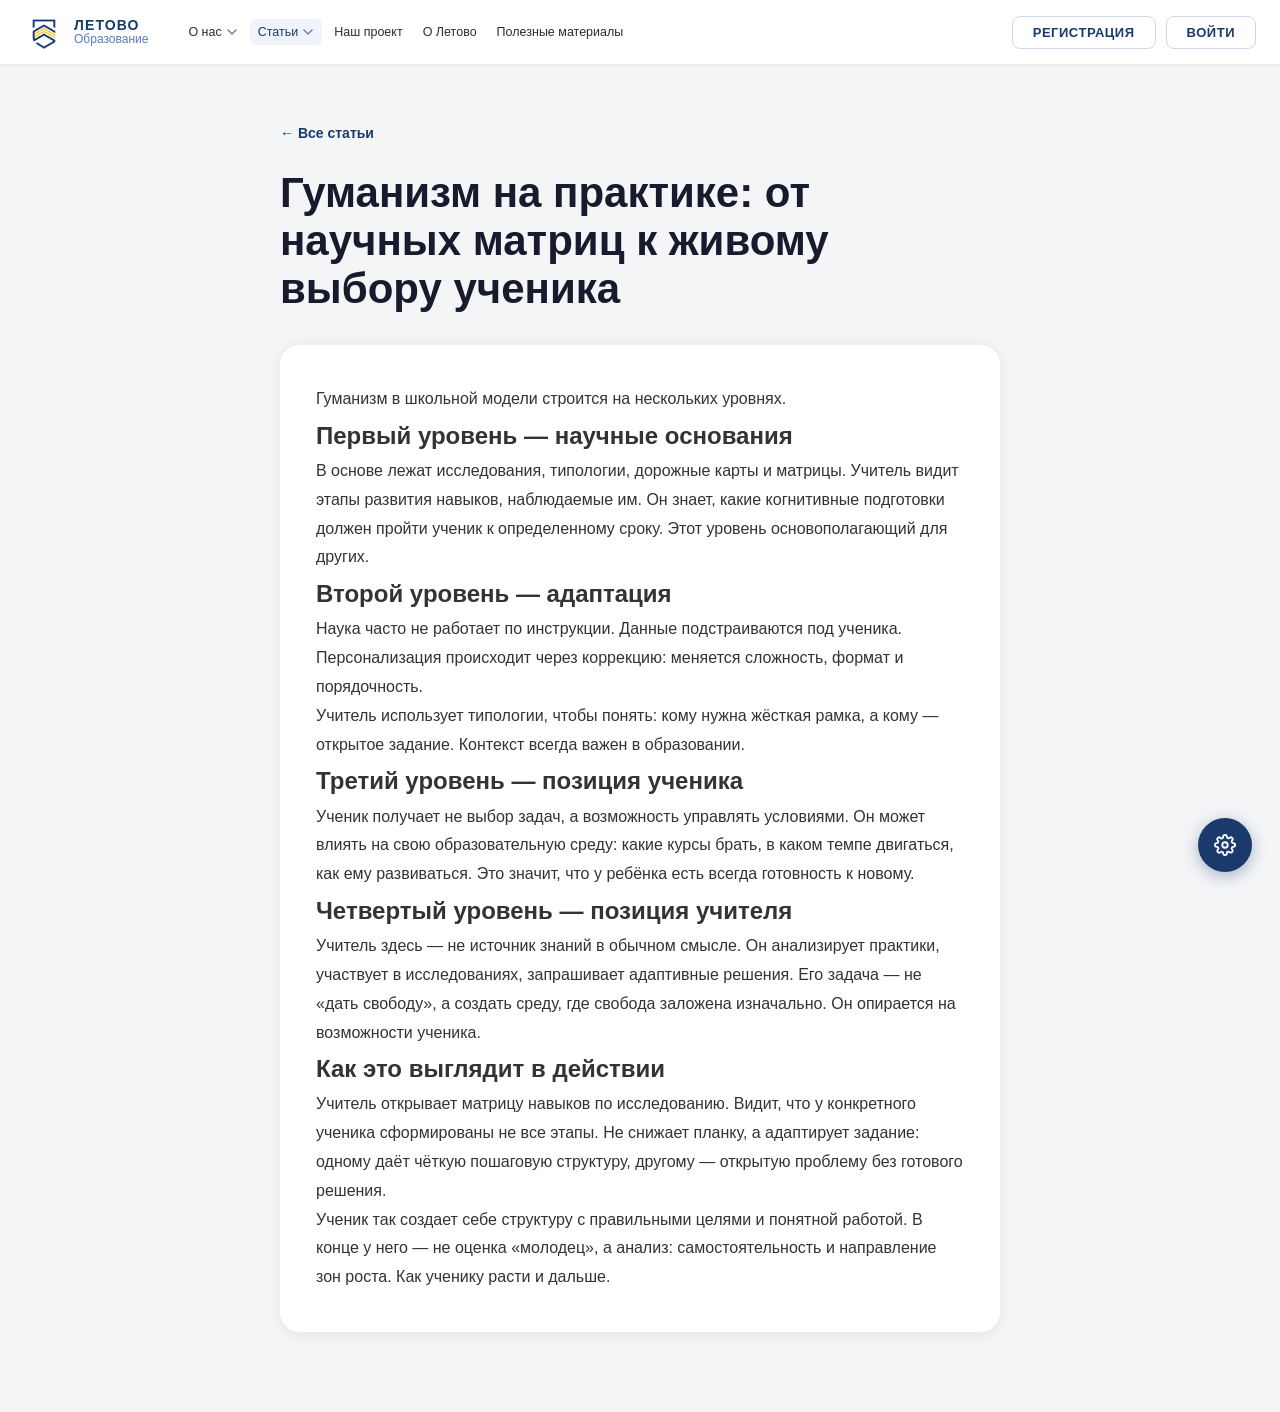
<file: article3.html>
<!DOCTYPE html>
<html lang="ru">
<head>
  <meta charset="UTF-8" />
  <meta name="viewport" content="width=device-width, initial-scale=1.0" />
  <title>Гуманизм на практике — Летово.Образование</title>
  <link rel="stylesheet" href="styles.css" />
  <script>
    (function(){var t=localStorage.getItem('theme')||'auto';var h=new Date(Date.now()+new Date().getTimezoneOffset()*60000+3*3600000).getHours();document.documentElement.setAttribute('data-theme',t==='dark'||(t==='auto'&&(h>=21||h<9))?'dark':'light');})();
  </script>
</head>
<body>

  <!-- HEADER -->
  <header class="header">
    <div class="header__inner">
            <button class="hamburger-btn" id="hamburgerBtn" aria-label="Открыть меню">
        <span class="hamburger-line"></span>
        <span class="hamburger-line"></span>
        <span class="hamburger-line"></span>
      </button>
      <a href="index.html" class="logo">
        <img src="letovo-logo.png" alt="Летово" class="logo__icon" />
        <div class="logo__text">
          <span class="logo__name">ЛЕТОВО</span>
          <span class="logo__sub">Образование</span>
        </div>
      </a>

      <nav class="nav">
        <div class="nav__item nav__item--dropdown">
          О нас
          <svg width="12" height="12" viewBox="0 0 12 12" fill="none"><path d="M2 4l4 4 4-4" stroke="currentColor" stroke-width="1.5" stroke-linecap="round" stroke-linejoin="round"/></svg>
          <div class="dropdown">
            <a href="team.html">Наша команда</a>
            <a href="experts.html">Наши эксперты</a>
            <a href="contacts.html">Контакты</a>
          </div>
        </div>
        <div class="nav__item nav__item--dropdown nav__item--active">
          Статьи
          <svg width="12" height="12" viewBox="0 0 12 12" fill="none"><path d="M2 4l4 4 4-4" stroke="currentColor" stroke-width="1.5" stroke-linecap="round" stroke-linejoin="round"/></svg>
          <div class="dropdown">
            <a href="article1.html">Три уклада школы</a>
            <a href="article2.html">Конструктор образования</a>
            <a href="article3.html">Гуманизм на практике</a>
            <a href="glossary.html">Глоссарий</a>
          </div>
        </div>
        <a href="project.html" class="nav__item">Наш проект</a>
        <a href="about-letovo.html" class="nav__item">О Летово</a>
        <a href="materials.html" class="nav__item">Полезные материалы</a>
      </nav>

      <div class="header__auth" id="authButtons">
        <button class="btn btn--outline" id="openRegister">РЕГИСТРАЦИЯ</button>
        <button class="btn btn--outline" id="openLogin">ВОЙТИ</button>
      </div>

      <div class="header__user" id="userMenu" style="display:none">
        <div class="user-avatar" id="userAvatar"></div>
        <div class="user-dropdown">
          <span id="userName"></span>
          <button class="btn-link" id="logoutBtn">Выйти</button>
        </div>
      </div>
    </div>
  </header>

  <!-- ARTICLE -->
  <main>
    <section class="article-page">
      <div class="article-page__inner">
        <a href="index.html" class="article-back">← Все статьи</a>
        <h1 class="article-page__title">Гуманизм на практике: от научных матриц к живому выбору ученика</h1>
        <div class="article-body">
          <p>Гуманизм в школьной модели строится на нескольких уровнях.</p>

          <h2>Первый уровень — научные основания</h2>
          <p>В основе лежат исследования, типологии, дорожные карты и матрицы. Учитель видит этапы развития навыков, наблюдаемые им. Он знает, какие когнитивные подготовки должен пройти ученик к определенному сроку. Этот уровень основополагающий для других.</p>

          <h2>Второй уровень — адаптация</h2>
          <p>Наука часто не работает по инструкции. Данные подстраиваются под ученика. Персонализация происходит через коррекцию: меняется сложность, формат и порядочность.</p>
          <p>Учитель использует типологии, чтобы понять: кому нужна жёсткая рамка, а кому — открытое задание. Контекст всегда важен в образовании.</p>

          <h2>Третий уровень — позиция ученика</h2>
          <p>Ученик получает не выбор задач, а возможность управлять условиями. Он может влиять на свою образовательную среду: какие курсы брать, в каком темпе двигаться, как ему развиваться. Это значит, что у ребёнка есть всегда готовность к новому.</p>

          <h2>Четвертый уровень — позиция учителя</h2>
          <p>Учитель здесь — не источник знаний в обычном смысле. Он анализирует практики, участвует в исследованиях, запрашивает адаптивные решения. Его задача — не «дать свободу», а создать среду, где свобода заложена изначально. Он опирается на возможности ученика.</p>

          <h2>Как это выглядит в действии</h2>
          <p>Учитель открывает матрицу навыков по исследованию. Видит, что у конкретного ученика сформированы не все этапы. Не снижает планку, а адаптирует задание: одному даёт чёткую пошаговую структуру, другому — открытую проблему без готового решения.</p>
          <p>Ученик так создает себе структуру с правильными целями и понятной работой. В конце у него — не оценка «молодец», а анализ: самостоятельность и направление зон роста. Как ученику расти и дальше.</p>
        </div>
      </div>
    </section>
  </main>



  <!-- MOBILE MENU -->
  <div class="mobile-menu__backdrop" id="mobileBackdrop"></div>
  <div class="mobile-menu" id="mobileMenu">
    <div class="mobile-menu__header">
      <span class="mobile-menu__title">Меню</span>
      <button class="mobile-menu__close" id="mobileMenuClose">✕</button>
    </div>
    <nav class="mobile-nav">
      <div class="mobile-nav__item">
        <button class="mobile-nav__btn" data-sub="mobileSubOnas">
          О нас
          <svg class="mobile-nav__arrow" width="14" height="14" viewBox="0 0 12 12" fill="none"><path d="M2 4l4 4 4-4" stroke="currentColor" stroke-width="1.5" stroke-linecap="round" stroke-linejoin="round"/></svg>
        </button>
        <div class="mobile-nav__sub" id="mobileSubOnas">
          <a href="team.html" class="mobile-nav__sub-link">Наша команда</a>
          <a href="experts.html" class="mobile-nav__sub-link">Наши эксперты</a>
          <a href="contacts.html" class="mobile-nav__sub-link">Контакты</a>
        </div>
      </div>
      <div class="mobile-nav__item">
        <button class="mobile-nav__btn" data-sub="mobileSubArticles">
          Статьи
          <svg class="mobile-nav__arrow" width="14" height="14" viewBox="0 0 12 12" fill="none"><path d="M2 4l4 4 4-4" stroke="currentColor" stroke-width="1.5" stroke-linecap="round" stroke-linejoin="round"/></svg>
        </button>
        <div class="mobile-nav__sub" id="mobileSubArticles">
          <a href="article1.html" class="mobile-nav__sub-link">Три уклада школы</a>
          <a href="article2.html" class="mobile-nav__sub-link">Конструктор образования</a>
          <a href="article3.html" class="mobile-nav__sub-link">Гуманизм на практике</a>
          <a href="glossary.html" class="mobile-nav__sub-link">Глоссарий</a>
        </div>
      </div>
      <a href="project.html" class="mobile-nav__link">Наш проект</a>
      <a href="about-letovo.html" class="mobile-nav__link">О Летово</a>
      <a href="materials.html" class="mobile-nav__link">Полезные материалы</a>
    </nav>
  </div>

  <!-- SETTINGS BUTTON -->
  <div class="settings-wrap">
    <div class="settings-popup" id="settingsPopup">
      <button class="theme-option" data-theme="light">☀️ Светлая тема</button>
      <button class="theme-option" data-theme="dark">🌙 Тёмная тема</button>
      <button class="theme-option" data-theme="auto">🕐 По умолчанию</button>
    </div>
    <button class="settings-btn" id="settingsBtn" title="Настройки темы">
      <svg width="22" height="22" viewBox="0 0 24 24" fill="none" stroke="currentColor" stroke-width="2" stroke-linecap="round" stroke-linejoin="round"><circle cx="12" cy="12" r="3"/><path d="M19.4 15a1.65 1.65 0 0 0 .33 1.82l.06.06a2 2 0 0 1 0 2.83 2 2 0 0 1-2.83 0l-.06-.06a1.65 1.65 0 0 0-1.82-.33 1.65 1.65 0 0 0-1 1.51V21a2 2 0 0 1-4 0v-.09A1.65 1.65 0 0 0 9 19.4a1.65 1.65 0 0 0-1.82.33l-.06.06a2 2 0 0 1-2.83-2.83l.06-.06A1.65 1.65 0 0 0 4.68 15a1.65 1.65 0 0 0-1.51-1H3a2 2 0 0 1 0-4h.09A1.65 1.65 0 0 0 4.6 9a1.65 1.65 0 0 0-.33-1.82l-.06-.06a2 2 0 0 1 2.83-2.83l.06.06A1.65 1.65 0 0 0 9 4.68a1.65 1.65 0 0 0 1-1.51V3a2 2 0 0 1 4 0v.09a1.65 1.65 0 0 0 1 1.51 1.65 1.65 0 0 0 1.82-.33l.06-.06a2 2 0 0 1 2.83 2.83l-.06.06A1.65 1.65 0 0 0 19.4 9a1.65 1.65 0 0 0 1.51 1H21a2 2 0 0 1 0 4h-.09a1.65 1.65 0 0 0-1.51 1z"/></svg>
    </button>
  </div>

  <!-- REGISTER MODAL -->
  <div class="modal-overlay" id="registerModal">
    <div class="modal">
      <button class="modal__close" id="closeRegister">&times;</button>
      <h2 class="modal__title">Регистрация</h2>
      <p class="modal__subtitle">Создайте аккаунт для доступа к платформе</p>
      <form id="registerForm" novalidate>
        <div class="form-group">
          <label for="regName">Имя и фамилия</label>
          <input type="text" id="regName" placeholder="Иван Иванов" autocomplete="name" />
          <span class="field-error" id="regNameError"></span>
        </div>
        <div class="form-group">
          <label for="regEmail">Email</label>
          <input type="email" id="regEmail" placeholder="example@mail.ru" autocomplete="email" />
          <span class="field-error" id="regEmailError"></span>
        </div>
        <div class="form-group">
          <label for="regPassword">Пароль</label>
          <div class="input-wrapper">
            <input type="password" id="regPassword" placeholder="Не менее 6 символов" autocomplete="new-password" />
            <button type="button" class="toggle-password" data-target="regPassword">
              <svg width="18" height="18" viewBox="0 0 24 24" fill="none" stroke="currentColor" stroke-width="2"><path d="M1 12s4-8 11-8 11 8 11 8-4 8-11 8-11-8-11-8z"/><circle cx="12" cy="12" r="3"/></svg>
            </button>
          </div>
          <span class="field-error" id="regPasswordError"></span>
        </div>
        <div class="form-group">
          <label for="regClass">Класс</label>
          <select id="regClass">
            <option value="">Выберите категорию</option>
            <option value="preschool">Дошкольник</option>
            <option value="1">1 класс</option>
            <option value="2">2 класс</option>
            <option value="3">3 класс</option>
            <option value="4">4 класс</option>
            <option value="5">5 класс</option>
            <option value="6">6 класс</option>
            <option value="7">7 класс</option>
            <option value="8">8 класс</option>
            <option value="9">9 класс</option>
            <option value="10">10 класс</option>
            <option value="11">11 класс</option>
            <option value="adult">Взрослый</option>
          </select>
          <span class="field-error" id="regClassError"></span>
        </div>
        <span class="form-error" id="registerError"></span>
        <button type="submit" class="btn btn--primary btn--full">Зарегистрироваться</button>
      </form>
      <p class="modal__switch">Уже есть аккаунт? <button class="btn-link" id="switchToLogin">Войти</button></p>
    </div>
  </div>

  <!-- LOGIN MODAL -->
  <div class="modal-overlay" id="loginModal">
    <div class="modal">
      <button class="modal__close" id="closeLogin">&times;</button>
      <h2 class="modal__title">Вход</h2>
      <p class="modal__subtitle">Добро пожаловать обратно!</p>
      <form id="loginForm" novalidate>
        <div class="form-group">
          <label for="loginEmail">Email</label>
          <input type="email" id="loginEmail" placeholder="example@mail.ru" autocomplete="email" />
          <span class="field-error" id="loginEmailError"></span>
        </div>
        <div class="form-group">
          <label for="loginPassword">Пароль</label>
          <div class="input-wrapper">
            <input type="password" id="loginPassword" placeholder="Введите пароль" autocomplete="current-password" />
            <button type="button" class="toggle-password" data-target="loginPassword">
              <svg width="18" height="18" viewBox="0 0 24 24" fill="none" stroke="currentColor" stroke-width="2"><path d="M1 12s4-8 11-8 11 8 11 8-4 8-11 8-11-8-11-8z"/><circle cx="12" cy="12" r="3"/></svg>
            </button>
          </div>
          <span class="field-error" id="loginPasswordError"></span>
        </div>
        <span class="form-error" id="loginError"></span>
        <button type="submit" class="btn btn--primary btn--full">Войти</button>
      </form>
      <p class="modal__switch">Нет аккаунта? <button class="btn-link" id="switchToRegister">Зарегистрироваться</button></p>
    </div>
  </div>

  <div class="toast" id="toast"></div>

  <script src="auth.js"></script>
  <script src="theme.js"></script>
  <script src="mobile-menu.js"></script>
</body>
</html>
</file>
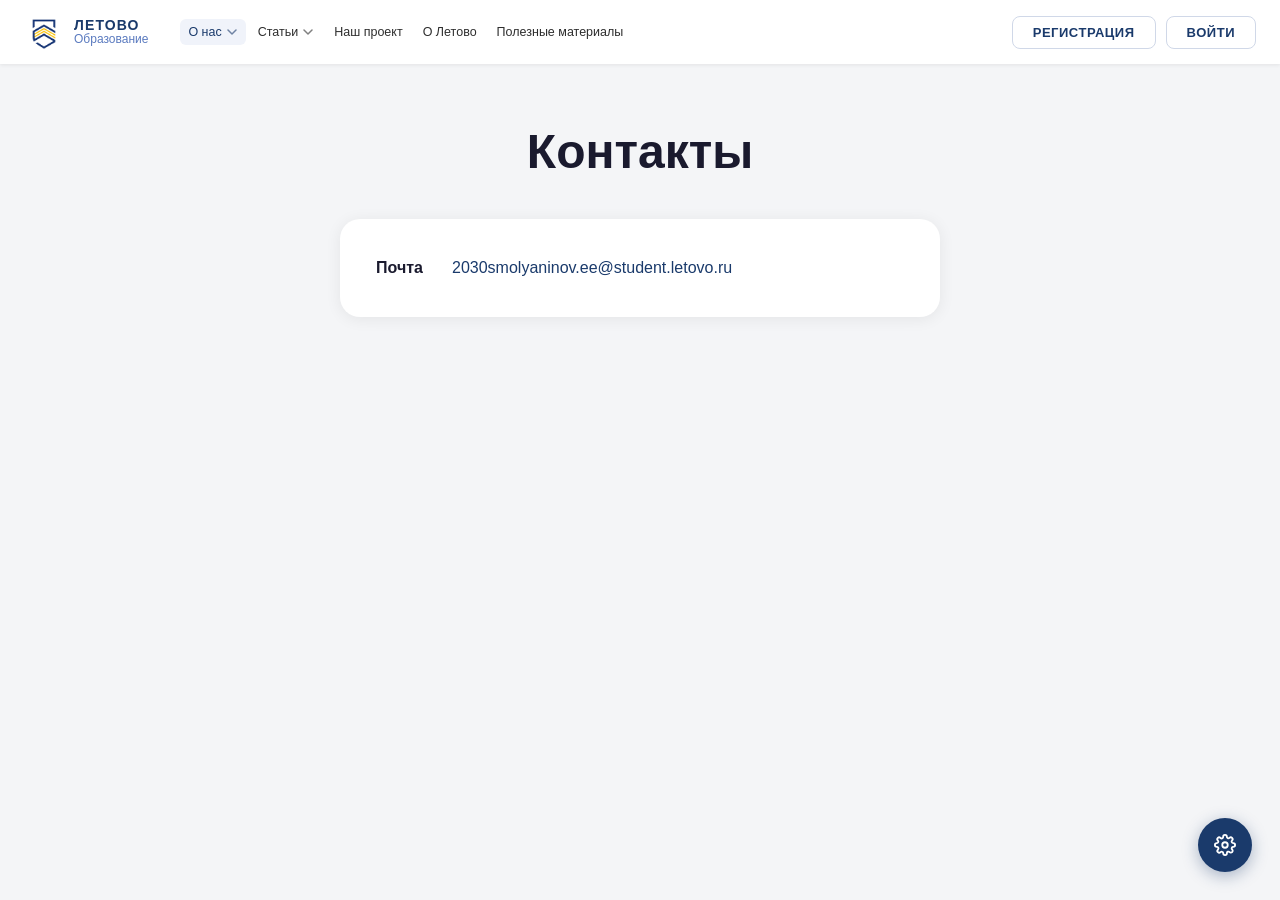
<file: contacts.html>
<!DOCTYPE html>
<html lang="ru">
<head>
  <meta charset="UTF-8" />
  <meta name="viewport" content="width=device-width, initial-scale=1.0" />
  <title>Контакты — Летово.Образование</title>
  <link rel="stylesheet" href="styles.css" />
  <script>
    (function(){var t=localStorage.getItem('theme')||'auto';var h=new Date(Date.now()+new Date().getTimezoneOffset()*60000+3*3600000).getHours();document.documentElement.setAttribute('data-theme',t==='dark'||(t==='auto'&&(h>=21||h<9))?'dark':'light');})();
  </script>
</head>
<body>

  <!-- HEADER -->
  <header class="header">
    <div class="header__inner">
            <button class="hamburger-btn" id="hamburgerBtn" aria-label="Открыть меню">
        <span class="hamburger-line"></span>
        <span class="hamburger-line"></span>
        <span class="hamburger-line"></span>
      </button>
      <a href="index.html" class="logo">
        <img src="letovo-logo.png" alt="Летово" class="logo__icon" />
        <div class="logo__text">
          <span class="logo__name">ЛЕТОВО</span>
          <span class="logo__sub">Образование</span>
        </div>
      </a>

      <nav class="nav">
        <div class="nav__item nav__item--dropdown nav__item--active">
          О нас
          <svg width="12" height="12" viewBox="0 0 12 12" fill="none"><path d="M2 4l4 4 4-4" stroke="currentColor" stroke-width="1.5" stroke-linecap="round" stroke-linejoin="round"/></svg>
          <div class="dropdown">
            <a href="team.html">Наша команда</a>
            <a href="experts.html">Наши эксперты</a>
            <a href="contacts.html">Контакты</a>
          </div>
        </div>
        <div class="nav__item nav__item--dropdown">
          Статьи
          <svg width="12" height="12" viewBox="0 0 12 12" fill="none"><path d="M2 4l4 4 4-4" stroke="currentColor" stroke-width="1.5" stroke-linecap="round" stroke-linejoin="round"/></svg>
          <div class="dropdown">
            <a href="article1.html">Три уклада школы</a>
            <a href="article2.html">Конструктор образования</a>
            <a href="article3.html">Гуманизм на практике</a>
            <a href="glossary.html">Глоссарий</a>
          </div>
        </div>
        <a href="project.html" class="nav__item">Наш проект</a>
        <a href="about-letovo.html" class="nav__item">О Летово</a>
        <a href="materials.html" class="nav__item">Полезные материалы</a>
      </nav>

      <div class="header__auth" id="authButtons">
        <button class="btn btn--outline" id="openRegister">РЕГИСТРАЦИЯ</button>
        <button class="btn btn--outline" id="openLogin">ВОЙТИ</button>
      </div>

      <div class="header__user" id="userMenu" style="display:none">
        <div class="user-avatar" id="userAvatar"></div>
        <div class="user-dropdown">
          <span id="userName"></span>
          <button class="btn-link" id="logoutBtn">Выйти</button>
        </div>
      </div>
    </div>
  </header>

  <!-- CONTACTS PAGE -->
  <main>
    <section class="contacts-page">
      <div class="contacts-page__inner">
        <h1 class="contacts-page__title">Контакты</h1>
        <div class="contacts-card">
          <div class="contacts-row">
            <span class="contacts-label">Почта</span>
            <a class="contacts-value" href="mailto:2030smolyaninov.ee@student.letovo.ru">2030smolyaninov.ee@student.letovo.ru</a>
          </div>
        </div>
      </div>
    </section>
  </main>



  <!-- MOBILE MENU -->
  <div class="mobile-menu__backdrop" id="mobileBackdrop"></div>
  <div class="mobile-menu" id="mobileMenu">
    <div class="mobile-menu__header">
      <span class="mobile-menu__title">Меню</span>
      <button class="mobile-menu__close" id="mobileMenuClose">✕</button>
    </div>
    <nav class="mobile-nav">
      <div class="mobile-nav__item">
        <button class="mobile-nav__btn" data-sub="mobileSubOnas">
          О нас
          <svg class="mobile-nav__arrow" width="14" height="14" viewBox="0 0 12 12" fill="none"><path d="M2 4l4 4 4-4" stroke="currentColor" stroke-width="1.5" stroke-linecap="round" stroke-linejoin="round"/></svg>
        </button>
        <div class="mobile-nav__sub" id="mobileSubOnas">
          <a href="team.html" class="mobile-nav__sub-link">Наша команда</a>
          <a href="experts.html" class="mobile-nav__sub-link">Наши эксперты</a>
          <a href="contacts.html" class="mobile-nav__sub-link">Контакты</a>
        </div>
      </div>
      <div class="mobile-nav__item">
        <button class="mobile-nav__btn" data-sub="mobileSubArticles">
          Статьи
          <svg class="mobile-nav__arrow" width="14" height="14" viewBox="0 0 12 12" fill="none"><path d="M2 4l4 4 4-4" stroke="currentColor" stroke-width="1.5" stroke-linecap="round" stroke-linejoin="round"/></svg>
        </button>
        <div class="mobile-nav__sub" id="mobileSubArticles">
          <a href="article1.html" class="mobile-nav__sub-link">Три уклада школы</a>
          <a href="article2.html" class="mobile-nav__sub-link">Конструктор образования</a>
          <a href="article3.html" class="mobile-nav__sub-link">Гуманизм на практике</a>
          <a href="glossary.html" class="mobile-nav__sub-link">Глоссарий</a>
        </div>
      </div>
      <a href="project.html" class="mobile-nav__link">Наш проект</a>
      <a href="about-letovo.html" class="mobile-nav__link">О Летово</a>
      <a href="materials.html" class="mobile-nav__link">Полезные материалы</a>
    </nav>
  </div>

  <!-- SETTINGS BUTTON -->
  <div class="settings-wrap">
    <div class="settings-popup" id="settingsPopup">
      <button class="theme-option" data-theme="light">☀️ Светлая тема</button>
      <button class="theme-option" data-theme="dark">🌙 Тёмная тема</button>
      <button class="theme-option" data-theme="auto">🕐 По умолчанию</button>
    </div>
    <button class="settings-btn" id="settingsBtn" title="Настройки темы">
      <svg width="22" height="22" viewBox="0 0 24 24" fill="none" stroke="currentColor" stroke-width="2" stroke-linecap="round" stroke-linejoin="round"><circle cx="12" cy="12" r="3"/><path d="M19.4 15a1.65 1.65 0 0 0 .33 1.82l.06.06a2 2 0 0 1 0 2.83 2 2 0 0 1-2.83 0l-.06-.06a1.65 1.65 0 0 0-1.82-.33 1.65 1.65 0 0 0-1 1.51V21a2 2 0 0 1-4 0v-.09A1.65 1.65 0 0 0 9 19.4a1.65 1.65 0 0 0-1.82.33l-.06.06a2 2 0 0 1-2.83-2.83l.06-.06A1.65 1.65 0 0 0 4.68 15a1.65 1.65 0 0 0-1.51-1H3a2 2 0 0 1 0-4h.09A1.65 1.65 0 0 0 4.6 9a1.65 1.65 0 0 0-.33-1.82l-.06-.06a2 2 0 0 1 2.83-2.83l.06.06A1.65 1.65 0 0 0 9 4.68a1.65 1.65 0 0 0 1-1.51V3a2 2 0 0 1 4 0v.09a1.65 1.65 0 0 0 1 1.51 1.65 1.65 0 0 0 1.82-.33l.06-.06a2 2 0 0 1 2.83 2.83l-.06.06A1.65 1.65 0 0 0 19.4 9a1.65 1.65 0 0 0 1.51 1H21a2 2 0 0 1 0 4h-.09a1.65 1.65 0 0 0-1.51 1z"/></svg>
    </button>
  </div>

  <!-- REGISTER MODAL -->
  <div class="modal-overlay" id="registerModal">
    <div class="modal">
      <button class="modal__close" id="closeRegister">&times;</button>
      <h2 class="modal__title">Регистрация</h2>
      <p class="modal__subtitle">Создайте аккаунт для доступа к платформе</p>
      <form id="registerForm" novalidate>
        <div class="form-group">
          <label for="regName">Имя и фамилия</label>
          <input type="text" id="regName" placeholder="Иван Иванов" autocomplete="name" />
          <span class="field-error" id="regNameError"></span>
        </div>
        <div class="form-group">
          <label for="regEmail">Email</label>
          <input type="email" id="regEmail" placeholder="example@mail.ru" autocomplete="email" />
          <span class="field-error" id="regEmailError"></span>
        </div>
        <div class="form-group">
          <label for="regPassword">Пароль</label>
          <div class="input-wrapper">
            <input type="password" id="regPassword" placeholder="Не менее 6 символов" autocomplete="new-password" />
            <button type="button" class="toggle-password" data-target="regPassword">
              <svg width="18" height="18" viewBox="0 0 24 24" fill="none" stroke="currentColor" stroke-width="2"><path d="M1 12s4-8 11-8 11 8 11 8-4 8-11 8-11-8-11-8z"/><circle cx="12" cy="12" r="3"/></svg>
            </button>
          </div>
          <span class="field-error" id="regPasswordError"></span>
        </div>
        <div class="form-group">
          <label for="regClass">Класс</label>
          <select id="regClass">
            <option value="">Выберите категорию</option>
            <option value="preschool">Дошкольник</option>
            <option value="1">1 класс</option>
            <option value="2">2 класс</option>
            <option value="3">3 класс</option>
            <option value="4">4 класс</option>
            <option value="5">5 класс</option>
            <option value="6">6 класс</option>
            <option value="7">7 класс</option>
            <option value="8">8 класс</option>
            <option value="9">9 класс</option>
            <option value="10">10 класс</option>
            <option value="11">11 класс</option>
            <option value="adult">Взрослый</option>
          </select>
          <span class="field-error" id="regClassError"></span>
        </div>
        <span class="form-error" id="registerError"></span>
        <button type="submit" class="btn btn--primary btn--full">Зарегистрироваться</button>
      </form>
      <p class="modal__switch">Уже есть аккаунт? <button class="btn-link" id="switchToLogin">Войти</button></p>
    </div>
  </div>

  <!-- LOGIN MODAL -->
  <div class="modal-overlay" id="loginModal">
    <div class="modal">
      <button class="modal__close" id="closeLogin">&times;</button>
      <h2 class="modal__title">Вход</h2>
      <p class="modal__subtitle">Добро пожаловать обратно!</p>
      <form id="loginForm" novalidate>
        <div class="form-group">
          <label for="loginEmail">Email</label>
          <input type="email" id="loginEmail" placeholder="example@mail.ru" autocomplete="email" />
          <span class="field-error" id="loginEmailError"></span>
        </div>
        <div class="form-group">
          <label for="loginPassword">Пароль</label>
          <div class="input-wrapper">
            <input type="password" id="loginPassword" placeholder="Введите пароль" autocomplete="current-password" />
            <button type="button" class="toggle-password" data-target="loginPassword">
              <svg width="18" height="18" viewBox="0 0 24 24" fill="none" stroke="currentColor" stroke-width="2"><path d="M1 12s4-8 11-8 11 8 11 8-4 8-11 8-11-8-11-8z"/><circle cx="12" cy="12" r="3"/></svg>
            </button>
          </div>
          <span class="field-error" id="loginPasswordError"></span>
        </div>
        <span class="form-error" id="loginError"></span>
        <button type="submit" class="btn btn--primary btn--full">Войти</button>
      </form>
      <p class="modal__switch">Нет аккаунта? <button class="btn-link" id="switchToRegister">Зарегистрироваться</button></p>
    </div>
  </div>

  <!-- SUCCESS TOAST -->
  <div class="toast" id="toast"></div>

  <!-- CHAT BUTTON -->


  <script src="auth.js"></script>
  <script src="theme.js"></script>
  <script src="mobile-menu.js"></script>
</body>
</html>
</file>
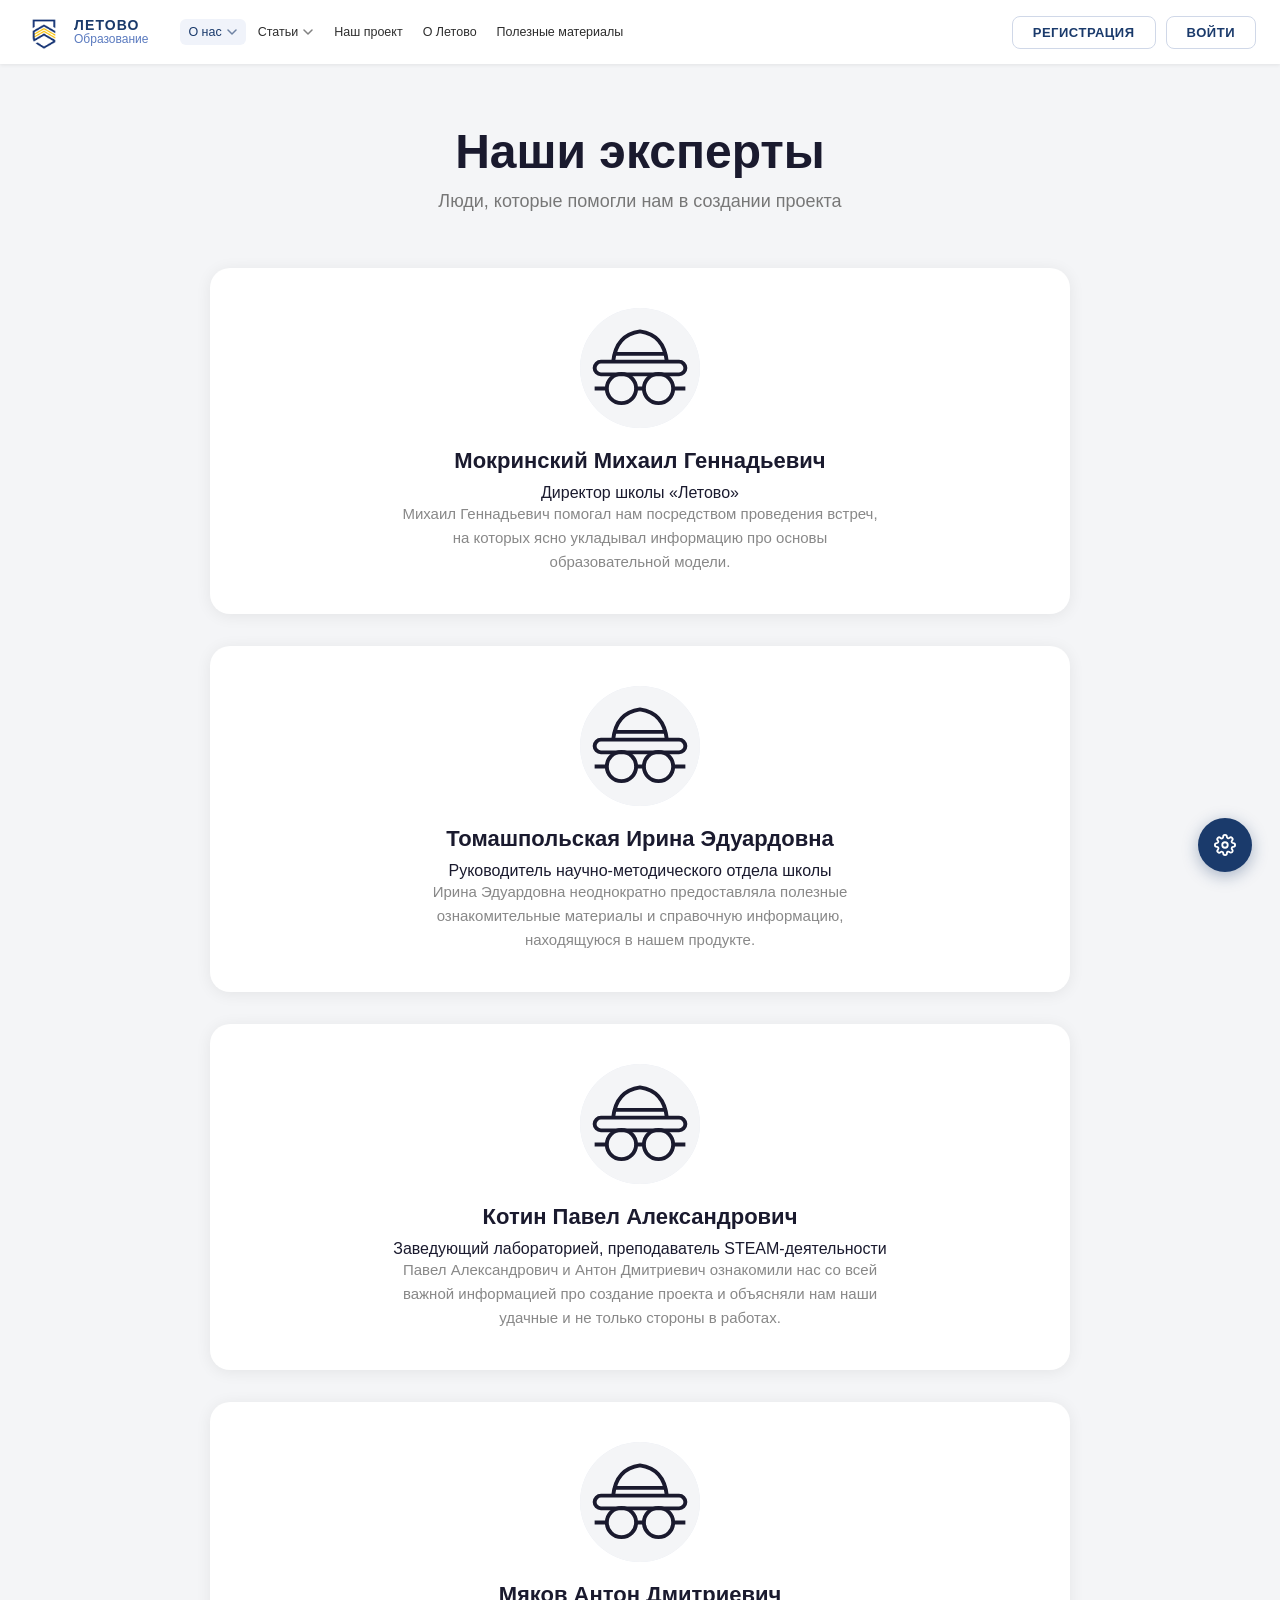
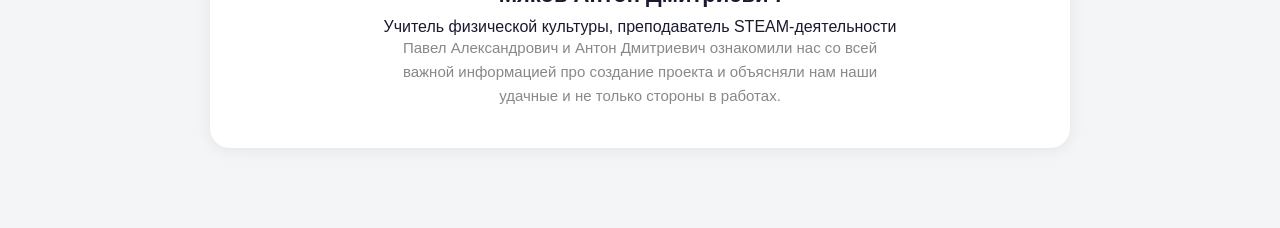
<file: experts.html>
<!DOCTYPE html>
<html lang="ru">
<head>
  <meta charset="UTF-8" />
  <meta name="viewport" content="width=device-width, initial-scale=1.0" />
  <title>Наши эксперты — Летово.Образование</title>
  <link rel="stylesheet" href="styles.css" />
  <script>
    (function(){var t=localStorage.getItem('theme')||'auto';var h=new Date(Date.now()+new Date().getTimezoneOffset()*60000+3*3600000).getHours();document.documentElement.setAttribute('data-theme',t==='dark'||(t==='auto'&&(h>=21||h<9))?'dark':'light');})();
  </script>
</head>
<body>

  <!-- HEADER -->
  <header class="header">
    <div class="header__inner">
            <button class="hamburger-btn" id="hamburgerBtn" aria-label="Открыть меню">
        <span class="hamburger-line"></span>
        <span class="hamburger-line"></span>
        <span class="hamburger-line"></span>
      </button>
      <a href="index.html" class="logo">
        <img src="letovo-logo.png" alt="Летово" class="logo__icon" />
        <div class="logo__text">
          <span class="logo__name">ЛЕТОВО</span>
          <span class="logo__sub">Образование</span>
        </div>
      </a>

      <nav class="nav">
        <div class="nav__item nav__item--dropdown nav__item--active">
          О нас
          <svg width="12" height="12" viewBox="0 0 12 12" fill="none"><path d="M2 4l4 4 4-4" stroke="currentColor" stroke-width="1.5" stroke-linecap="round" stroke-linejoin="round"/></svg>
          <div class="dropdown">
            <a href="team.html">Наша команда</a>
            <a href="experts.html">Наши эксперты</a>
            <a href="contacts.html">Контакты</a>
          </div>
        </div>
        <div class="nav__item nav__item--dropdown">
          Статьи
          <svg width="12" height="12" viewBox="0 0 12 12" fill="none"><path d="M2 4l4 4 4-4" stroke="currentColor" stroke-width="1.5" stroke-linecap="round" stroke-linejoin="round"/></svg>
          <div class="dropdown">
            <a href="article1.html">Три уклада школы</a>
            <a href="article2.html">Конструктор образования</a>
            <a href="article3.html">Гуманизм на практике</a>
            <a href="glossary.html">Глоссарий</a>
          </div>
        </div>
        <a href="project.html" class="nav__item">Наш проект</a>
        <a href="about-letovo.html" class="nav__item">О Летово</a>
        <a href="materials.html" class="nav__item">Полезные материалы</a>
      </nav>

      <div class="header__auth" id="authButtons">
        <button class="btn btn--outline" id="openRegister">РЕГИСТРАЦИЯ</button>
        <button class="btn btn--outline" id="openLogin">ВОЙТИ</button>
      </div>

      <div class="header__user" id="userMenu" style="display:none">
        <div class="user-avatar" id="userAvatar"></div>
        <div class="user-dropdown">
          <span id="userName"></span>
          <button class="btn-link" id="logoutBtn">Выйти</button>
        </div>
      </div>
    </div>
  </header>

  <!-- TEAM PAGE -->
  <main>
    <section class="team-page">
      <div class="team-page__inner">
        <h1 class="team-page__title">Наши эксперты</h1>
        <p class="team-page__subtitle">Люди, которые помогли нам в создании проекта</p>
        <div class="team-grid">
          <div class="team-card">
            <img src="team-placeholder.svg" alt="Мокринский Михаил Геннадьевич" class="team-card__photo" />
            <h2 class="team-card__name">Мокринский Михаил Геннадьевич</h2>
            <p class="team-card__role">Директор школы «Летово»</p>
            <p class="team-card__desc">Михаил Геннадьевич помогал нам посредством проведения встреч, на которых ясно укладывал информацию про основы образовательной модели.</p>
          </div>
          <div class="team-card">
            <img src="team-placeholder.svg" alt="Томашпольская Ирина Эдуардовна" class="team-card__photo" />
            <h2 class="team-card__name">Томашпольская Ирина Эдуардовна</h2>
            <p class="team-card__role">Руководитель научно-методического отдела школы</p>
            <p class="team-card__desc">Ирина Эдуардовна неоднократно предоставляла полезные ознакомительные материалы и справочную информацию, находящуюся в нашем продукте.</p>
          </div>
          <div class="team-card">
            <img src="team-placeholder.svg" alt="Котин Павел Александрович" class="team-card__photo" />
            <h2 class="team-card__name">Котин Павел Александрович</h2>
            <p class="team-card__role">Заведующий лабораторией, преподаватель STEAM-деятельности</p>
            <p class="team-card__desc">Павел Александрович и Антон Дмитриевич ознакомили нас со всей важной информацией про создание проекта и объясняли нам наши удачные и не только стороны в работах.</p>
          </div>
          <div class="team-card">
            <img src="team-placeholder.svg" alt="Мяков Антон Дмитриевич" class="team-card__photo" />
            <h2 class="team-card__name">Мяков Антон Дмитриевич</h2>
            <p class="team-card__role">Учитель физической культуры, преподаватель STEAM-деятельности</p>
            <p class="team-card__desc">Павел Александрович и Антон Дмитриевич ознакомили нас со всей важной информацией про создание проекта и объясняли нам наши удачные и не только стороны в работах.</p>
          </div>
        </div>
      </div>
    </section>
  </main>



  <!-- MOBILE MENU -->
  <div class="mobile-menu__backdrop" id="mobileBackdrop"></div>
  <div class="mobile-menu" id="mobileMenu">
    <div class="mobile-menu__header">
      <span class="mobile-menu__title">Меню</span>
      <button class="mobile-menu__close" id="mobileMenuClose">✕</button>
    </div>
    <nav class="mobile-nav">
      <div class="mobile-nav__item">
        <button class="mobile-nav__btn" data-sub="mobileSubOnas">
          О нас
          <svg class="mobile-nav__arrow" width="14" height="14" viewBox="0 0 12 12" fill="none"><path d="M2 4l4 4 4-4" stroke="currentColor" stroke-width="1.5" stroke-linecap="round" stroke-linejoin="round"/></svg>
        </button>
        <div class="mobile-nav__sub" id="mobileSubOnas">
          <a href="team.html" class="mobile-nav__sub-link">Наша команда</a>
          <a href="experts.html" class="mobile-nav__sub-link">Наши эксперты</a>
          <a href="contacts.html" class="mobile-nav__sub-link">Контакты</a>
        </div>
      </div>
      <div class="mobile-nav__item">
        <button class="mobile-nav__btn" data-sub="mobileSubArticles">
          Статьи
          <svg class="mobile-nav__arrow" width="14" height="14" viewBox="0 0 12 12" fill="none"><path d="M2 4l4 4 4-4" stroke="currentColor" stroke-width="1.5" stroke-linecap="round" stroke-linejoin="round"/></svg>
        </button>
        <div class="mobile-nav__sub" id="mobileSubArticles">
          <a href="article1.html" class="mobile-nav__sub-link">Три уклада школы</a>
          <a href="article2.html" class="mobile-nav__sub-link">Конструктор образования</a>
          <a href="article3.html" class="mobile-nav__sub-link">Гуманизм на практике</a>
          <a href="glossary.html" class="mobile-nav__sub-link">Глоссарий</a>
        </div>
      </div>
      <a href="project.html" class="mobile-nav__link">Наш проект</a>
      <a href="about-letovo.html" class="mobile-nav__link">О Летово</a>
      <a href="materials.html" class="mobile-nav__link">Полезные материалы</a>
    </nav>
  </div>

  <!-- SETTINGS BUTTON -->
  <div class="settings-wrap">
    <div class="settings-popup" id="settingsPopup">
      <button class="theme-option" data-theme="light">☀️ Светлая тема</button>
      <button class="theme-option" data-theme="dark">🌙 Тёмная тема</button>
      <button class="theme-option" data-theme="auto">🕐 По умолчанию</button>
    </div>
    <button class="settings-btn" id="settingsBtn" title="Настройки темы">
      <svg width="22" height="22" viewBox="0 0 24 24" fill="none" stroke="currentColor" stroke-width="2" stroke-linecap="round" stroke-linejoin="round"><circle cx="12" cy="12" r="3"/><path d="M19.4 15a1.65 1.65 0 0 0 .33 1.82l.06.06a2 2 0 0 1 0 2.83 2 2 0 0 1-2.83 0l-.06-.06a1.65 1.65 0 0 0-1.82-.33 1.65 1.65 0 0 0-1 1.51V21a2 2 0 0 1-4 0v-.09A1.65 1.65 0 0 0 9 19.4a1.65 1.65 0 0 0-1.82.33l-.06.06a2 2 0 0 1-2.83-2.83l.06-.06A1.65 1.65 0 0 0 4.68 15a1.65 1.65 0 0 0-1.51-1H3a2 2 0 0 1 0-4h.09A1.65 1.65 0 0 0 4.6 9a1.65 1.65 0 0 0-.33-1.82l-.06-.06a2 2 0 0 1 2.83-2.83l.06.06A1.65 1.65 0 0 0 9 4.68a1.65 1.65 0 0 0 1-1.51V3a2 2 0 0 1 4 0v.09a1.65 1.65 0 0 0 1 1.51 1.65 1.65 0 0 0 1.82-.33l.06-.06a2 2 0 0 1 2.83 2.83l-.06.06A1.65 1.65 0 0 0 19.4 9a1.65 1.65 0 0 0 1.51 1H21a2 2 0 0 1 0 4h-.09a1.65 1.65 0 0 0-1.51 1z"/></svg>
    </button>
  </div>

  <!-- REGISTER MODAL -->
  <div class="modal-overlay" id="registerModal">
    <div class="modal">
      <button class="modal__close" id="closeRegister">&times;</button>
      <h2 class="modal__title">Регистрация</h2>
      <p class="modal__subtitle">Создайте аккаунт для доступа к платформе</p>
      <form id="registerForm" novalidate>
        <div class="form-group">
          <label for="regName">Имя и фамилия</label>
          <input type="text" id="regName" placeholder="Иван Иванов" autocomplete="name" />
          <span class="field-error" id="regNameError"></span>
        </div>
        <div class="form-group">
          <label for="regEmail">Email</label>
          <input type="email" id="regEmail" placeholder="example@mail.ru" autocomplete="email" />
          <span class="field-error" id="regEmailError"></span>
        </div>
        <div class="form-group">
          <label for="regPassword">Пароль</label>
          <div class="input-wrapper">
            <input type="password" id="regPassword" placeholder="Не менее 6 символов" autocomplete="new-password" />
            <button type="button" class="toggle-password" data-target="regPassword">
              <svg width="18" height="18" viewBox="0 0 24 24" fill="none" stroke="currentColor" stroke-width="2"><path d="M1 12s4-8 11-8 11 8 11 8-4 8-11 8-11-8-11-8z"/><circle cx="12" cy="12" r="3"/></svg>
            </button>
          </div>
          <span class="field-error" id="regPasswordError"></span>
        </div>
        <div class="form-group">
          <label for="regClass">Класс</label>
          <select id="regClass">
            <option value="">Выберите категорию</option>
            <option value="preschool">Дошкольник</option>
            <option value="1">1 класс</option>
            <option value="2">2 класс</option>
            <option value="3">3 класс</option>
            <option value="4">4 класс</option>
            <option value="5">5 класс</option>
            <option value="6">6 класс</option>
            <option value="7">7 класс</option>
            <option value="8">8 класс</option>
            <option value="9">9 класс</option>
            <option value="10">10 класс</option>
            <option value="11">11 класс</option>
            <option value="adult">Взрослый</option>
          </select>
          <span class="field-error" id="regClassError"></span>
        </div>
        <span class="form-error" id="registerError"></span>
        <button type="submit" class="btn btn--primary btn--full">Зарегистрироваться</button>
      </form>
      <p class="modal__switch">Уже есть аккаунт? <button class="btn-link" id="switchToLogin">Войти</button></p>
    </div>
  </div>

  <!-- LOGIN MODAL -->
  <div class="modal-overlay" id="loginModal">
    <div class="modal">
      <button class="modal__close" id="closeLogin">&times;</button>
      <h2 class="modal__title">Вход</h2>
      <p class="modal__subtitle">Добро пожаловать обратно!</p>
      <form id="loginForm" novalidate>
        <div class="form-group">
          <label for="loginEmail">Email</label>
          <input type="email" id="loginEmail" placeholder="example@mail.ru" autocomplete="email" />
          <span class="field-error" id="loginEmailError"></span>
        </div>
        <div class="form-group">
          <label for="loginPassword">Пароль</label>
          <div class="input-wrapper">
            <input type="password" id="loginPassword" placeholder="Введите пароль" autocomplete="current-password" />
            <button type="button" class="toggle-password" data-target="loginPassword">
              <svg width="18" height="18" viewBox="0 0 24 24" fill="none" stroke="currentColor" stroke-width="2"><path d="M1 12s4-8 11-8 11 8 11 8-4 8-11 8-11-8-11-8z"/><circle cx="12" cy="12" r="3"/></svg>
            </button>
          </div>
          <span class="field-error" id="loginPasswordError"></span>
        </div>
        <span class="form-error" id="loginError"></span>
        <button type="submit" class="btn btn--primary btn--full">Войти</button>
      </form>
      <p class="modal__switch">Нет аккаунта? <button class="btn-link" id="switchToRegister">Зарегистрироваться</button></p>
    </div>
  </div>

  <!-- SUCCESS TOAST -->
  <div class="toast" id="toast"></div>

  <!-- CHAT BUTTON -->


  <script src="auth.js"></script>
  <script src="theme.js"></script>
  <script src="mobile-menu.js"></script>
</body>
</html>
</file>
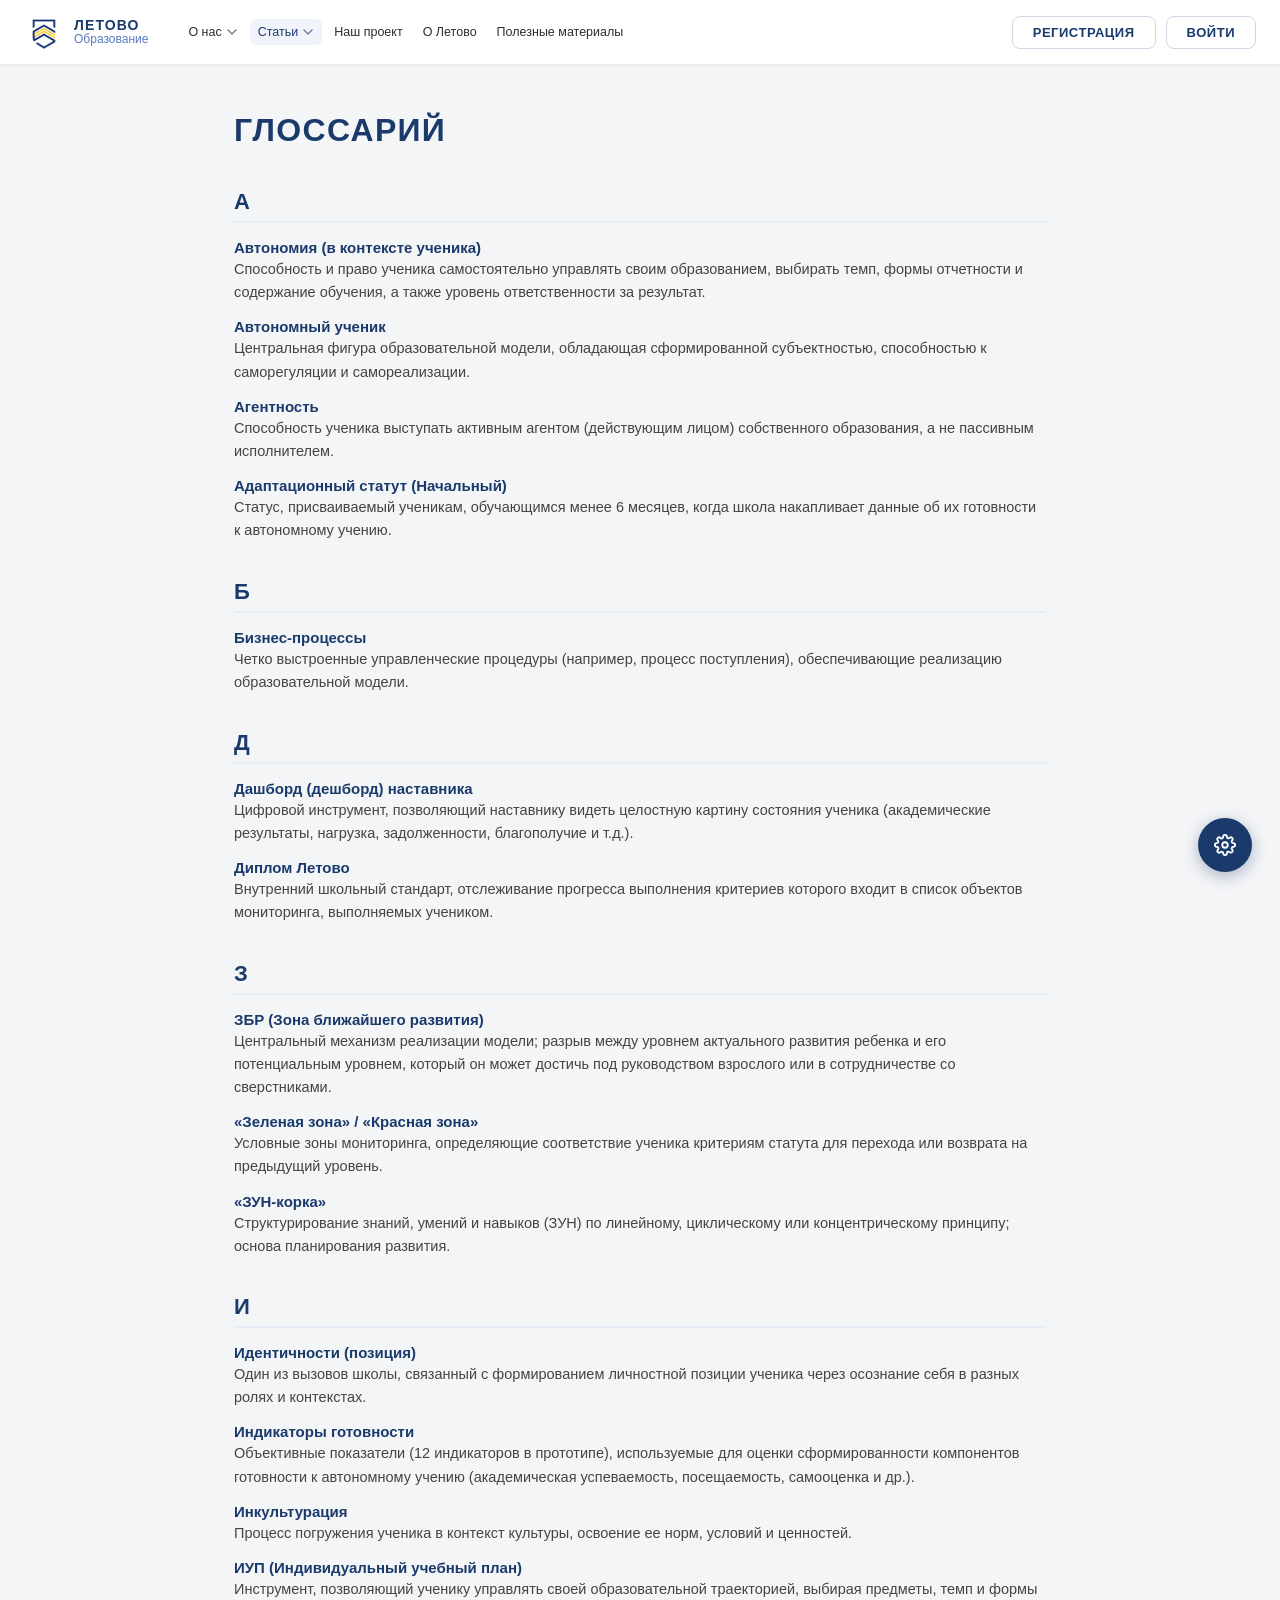
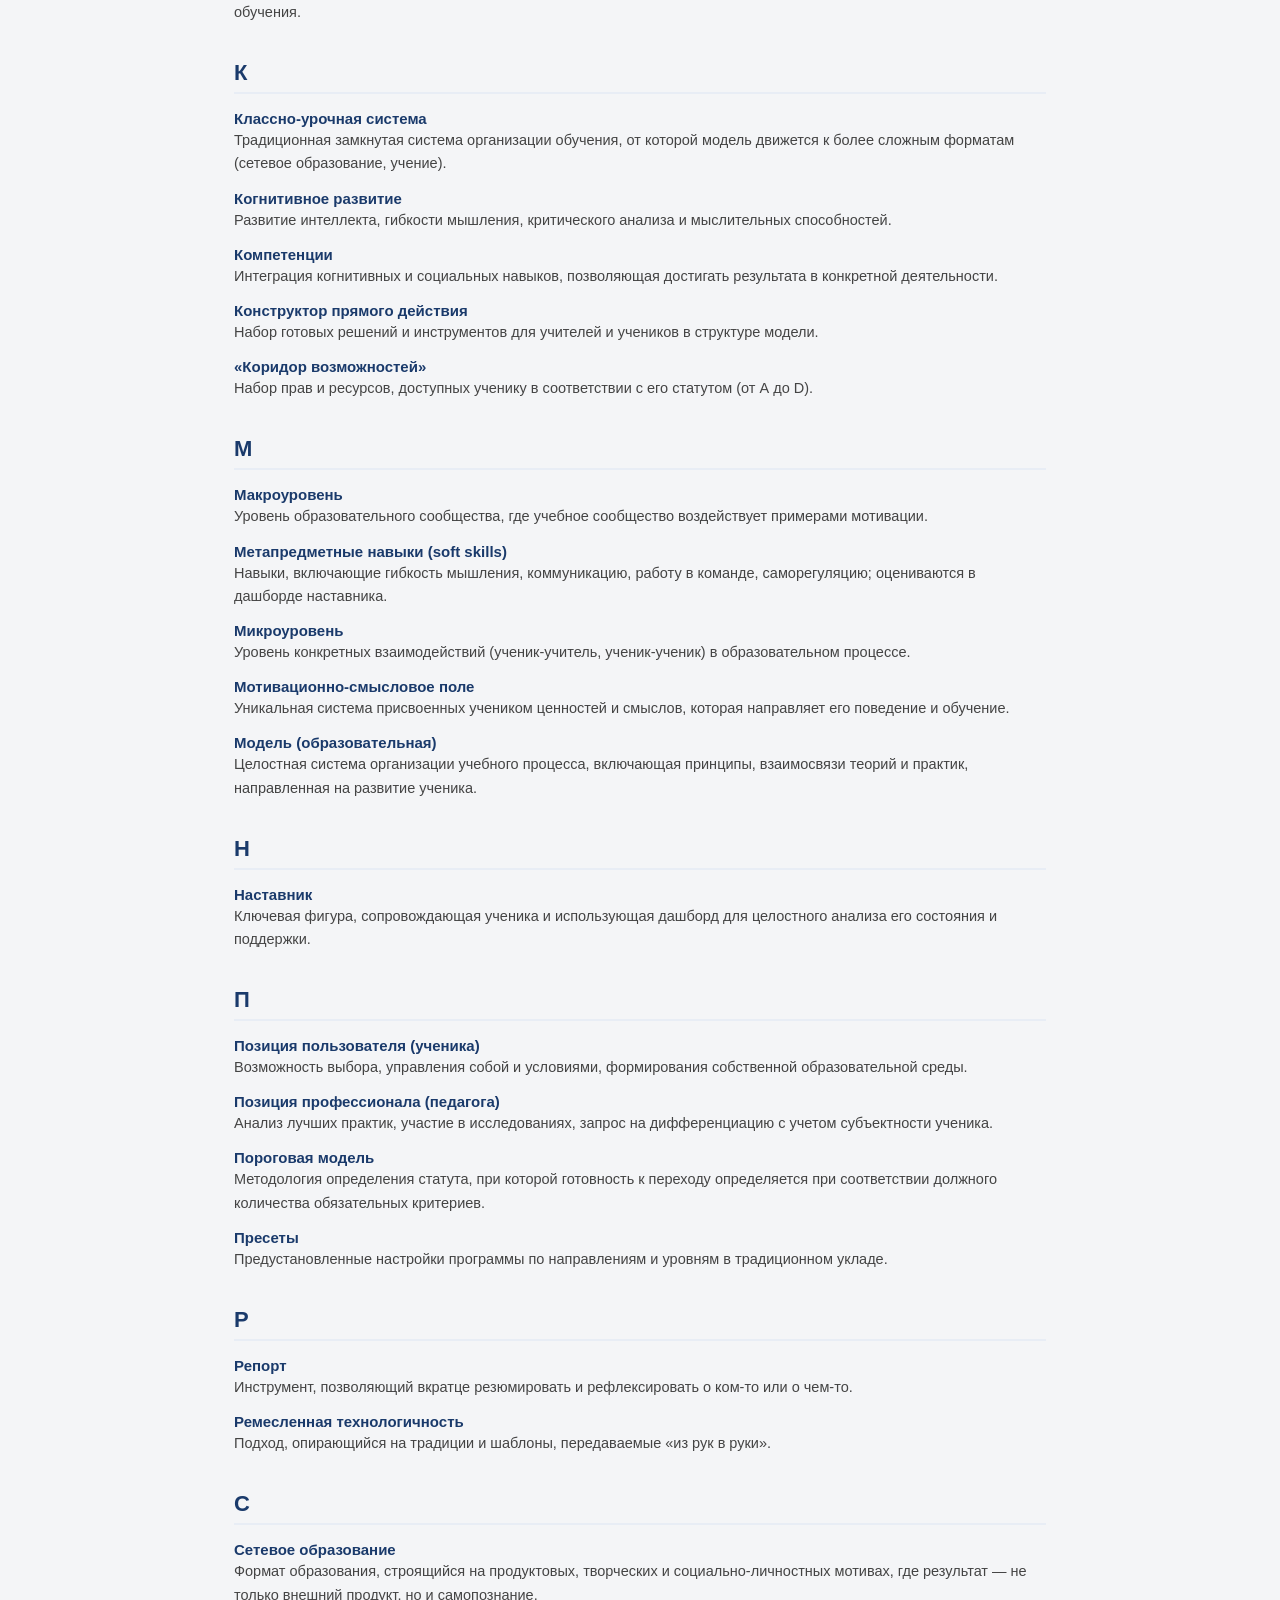
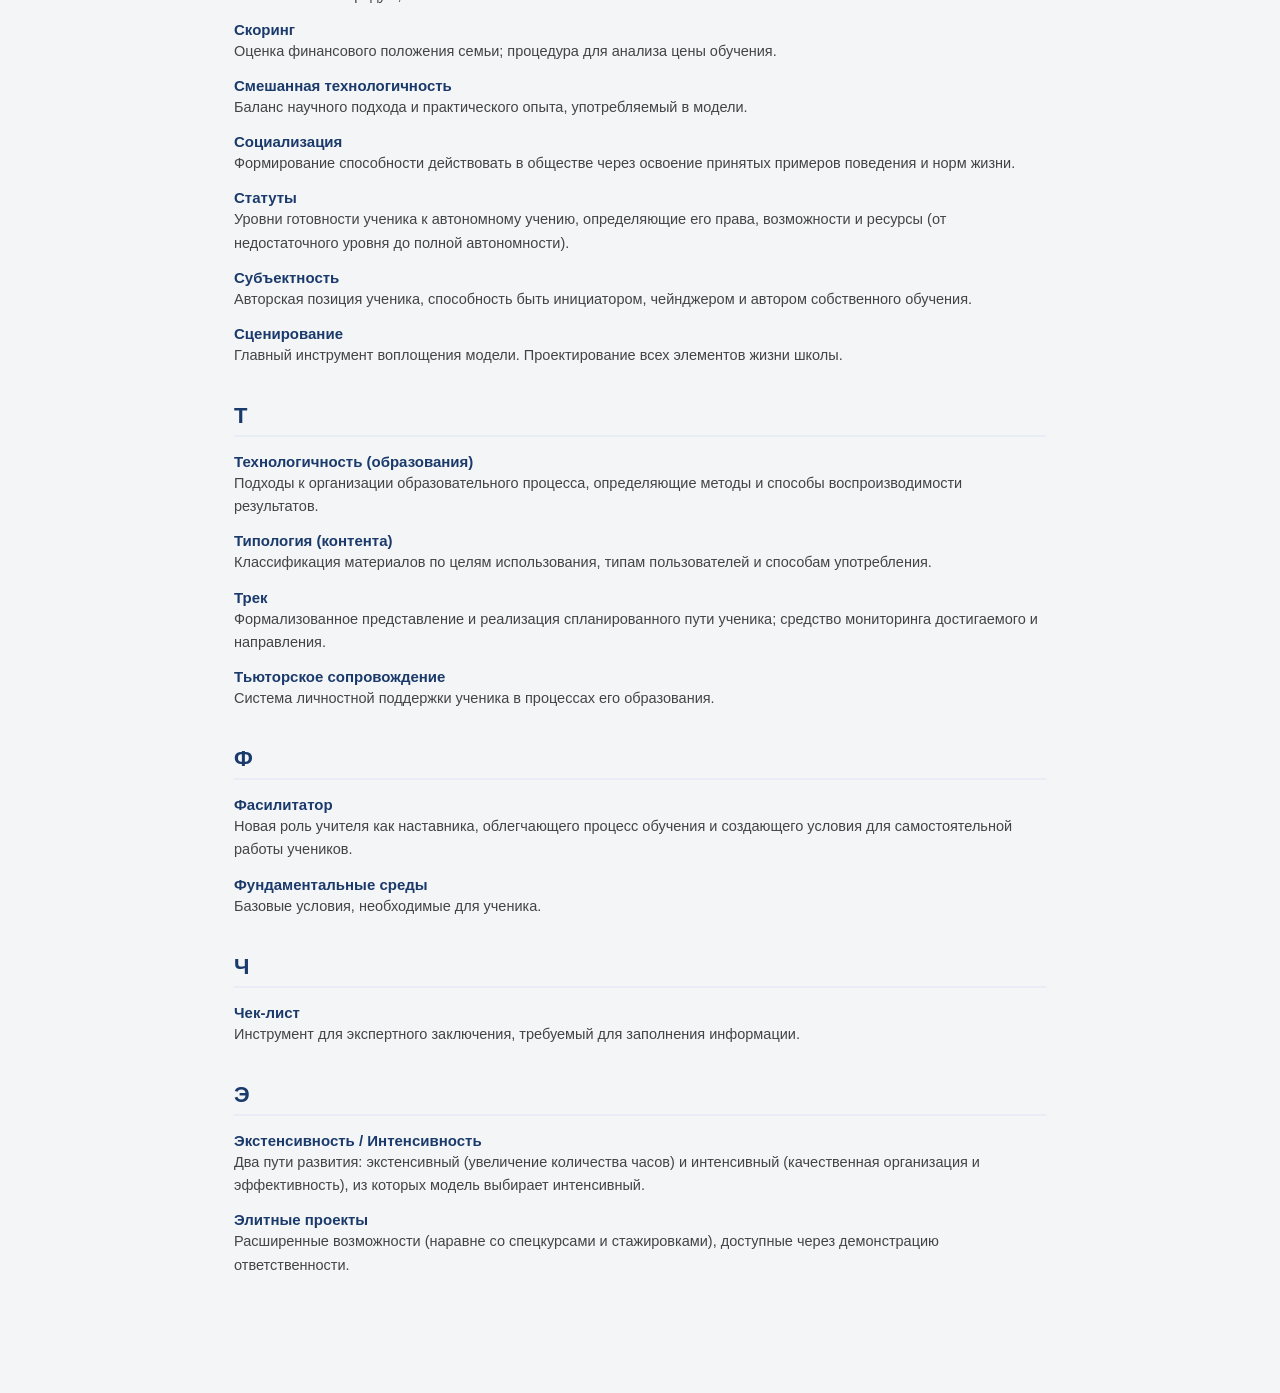
<file: glossary.html>
<!DOCTYPE html>
<html lang="ru">
<head>
  <meta charset="UTF-8" />
  <meta name="viewport" content="width=device-width, initial-scale=1.0" />
  <title>Глоссарий — Летово.Образование</title>
  <link rel="stylesheet" href="styles.css" />
  <script>
    (function(){var t=localStorage.getItem('theme')||'auto';var h=new Date(Date.now()+new Date().getTimezoneOffset()*60000+3*3600000).getHours();document.documentElement.setAttribute('data-theme',t==='dark'||(t==='auto'&&(h>=21||h<9))?'dark':'light');})();
  </script>
  <style>
    .glossary-page {
      max-width: 860px;
      margin: 0 auto;
      padding: 48px 24px 80px;
    }
    .glossary-page__title {
      font-size: 32px;
      font-weight: 800;
      color: #1a3a6b;
      margin-bottom: 40px;
      letter-spacing: 0.04em;
    }
    .glossary-letter {
      margin-bottom: 36px;
    }
    .glossary-letter__heading {
      font-size: 22px;
      font-weight: 800;
      color: #1a3a6b;
      border-bottom: 2px solid #e8edf5;
      padding-bottom: 6px;
      margin-bottom: 16px;
    }
    .glossary-term {
      margin-bottom: 14px;
    }
    .glossary-term__name {
      font-weight: 700;
      color: #1a3a6b;
      font-size: 15px;
    }
    .glossary-term__def {
      color: #444;
      font-size: 14.5px;
      line-height: 1.6;
      margin-top: 2px;
    }
  </style>
</head>
<body>

  <!-- HEADER -->
  <header class="header">
    <div class="header__inner">
            <button class="hamburger-btn" id="hamburgerBtn" aria-label="Открыть меню">
        <span class="hamburger-line"></span>
        <span class="hamburger-line"></span>
        <span class="hamburger-line"></span>
      </button>
      <a href="index.html" class="logo">
        <img src="letovo-logo.png" alt="Летово" class="logo__icon" />
        <div class="logo__text">
          <span class="logo__name">ЛЕТОВО</span>
          <span class="logo__sub">Образование</span>
        </div>
      </a>

      <nav class="nav">
        <div class="nav__item nav__item--dropdown">
          О нас
          <svg width="12" height="12" viewBox="0 0 12 12" fill="none"><path d="M2 4l4 4 4-4" stroke="currentColor" stroke-width="1.5" stroke-linecap="round" stroke-linejoin="round"/></svg>
          <div class="dropdown">
            <a href="team.html">Наша команда</a>
            <a href="experts.html">Наши эксперты</a>
            <a href="contacts.html">Контакты</a>
          </div>
        </div>
        <div class="nav__item nav__item--dropdown nav__item--active">
          Статьи
          <svg width="12" height="12" viewBox="0 0 12 12" fill="none"><path d="M2 4l4 4 4-4" stroke="currentColor" stroke-width="1.5" stroke-linecap="round" stroke-linejoin="round"/></svg>
          <div class="dropdown">
            <a href="article1.html">Три уклада школы</a>
            <a href="article2.html">Конструктор образования</a>
            <a href="article3.html">Гуманизм на практике</a>
            <a href="glossary.html">Глоссарий</a>
          </div>
        </div>
        <a href="project.html" class="nav__item">Наш проект</a>
        <a href="about-letovo.html" class="nav__item">О Летово</a>
        <a href="materials.html" class="nav__item">Полезные материалы</a>
      </nav>

      <div class="header__auth" id="authButtons">
        <button class="btn btn--outline" id="openRegister">РЕГИСТРАЦИЯ</button>
        <button class="btn btn--outline" id="openLogin">ВОЙТИ</button>
      </div>

      <div class="header__user" id="userMenu" style="display:none">
        <div class="user-avatar" id="userAvatar"></div>
        <div class="user-dropdown">
          <span id="userName"></span>
          <button class="btn-link" id="logoutBtn">Выйти</button>
        </div>
      </div>
    </div>
  </header>

  <!-- GLOSSARY -->
  <main>
    <div class="glossary-page">
      <h1 class="glossary-page__title">ГЛОССАРИЙ</h1>

      <div class="glossary-letter">
        <div class="glossary-letter__heading">А</div>
        <div class="glossary-term">
          <div class="glossary-term__name">Автономия (в контексте ученика)</div>
          <div class="glossary-term__def">Способность и право ученика самостоятельно управлять своим образованием, выбирать темп, формы отчетности и содержание обучения, а также уровень ответственности за результат.</div>
        </div>
        <div class="glossary-term">
          <div class="glossary-term__name">Автономный ученик</div>
          <div class="glossary-term__def">Центральная фигура образовательной модели, обладающая сформированной субъектностью, способностью к саморегуляции и самореализации.</div>
        </div>
        <div class="glossary-term">
          <div class="glossary-term__name">Агентность</div>
          <div class="glossary-term__def">Способность ученика выступать активным агентом (действующим лицом) собственного образования, а не пассивным исполнителем.</div>
        </div>
        <div class="glossary-term">
          <div class="glossary-term__name">Адаптационный статут (Начальный)</div>
          <div class="glossary-term__def">Статус, присваиваемый ученикам, обучающимся менее 6 месяцев, когда школа накапливает данные об их готовности к автономному учению.</div>
        </div>
      </div>

      <div class="glossary-letter">
        <div class="glossary-letter__heading">Б</div>
        <div class="glossary-term">
          <div class="glossary-term__name">Бизнес-процессы</div>
          <div class="glossary-term__def">Четко выстроенные управленческие процедуры (например, процесс поступления), обеспечивающие реализацию образовательной модели.</div>
        </div>
      </div>

      <div class="glossary-letter">
        <div class="glossary-letter__heading">Д</div>
        <div class="glossary-term">
          <div class="glossary-term__name">Дашборд (дешборд) наставника</div>
          <div class="glossary-term__def">Цифровой инструмент, позволяющий наставнику видеть целостную картину состояния ученика (академические результаты, нагрузка, задолженности, благополучие и т.д.).</div>
        </div>
        <div class="glossary-term">
          <div class="glossary-term__name">Диплом Летово</div>
          <div class="glossary-term__def">Внутренний школьный стандарт, отслеживание прогресса выполнения критериев которого входит в список объектов мониторинга, выполняемых учеником.</div>
        </div>
      </div>

      <div class="glossary-letter">
        <div class="glossary-letter__heading">З</div>
        <div class="glossary-term">
          <div class="glossary-term__name">ЗБР (Зона ближайшего развития)</div>
          <div class="glossary-term__def">Центральный механизм реализации модели; разрыв между уровнем актуального развития ребенка и его потенциальным уровнем, который он может достичь под руководством взрослого или в сотрудничестве со сверстниками.</div>
        </div>
        <div class="glossary-term">
          <div class="glossary-term__name">«Зеленая зона» / «Красная зона»</div>
          <div class="glossary-term__def">Условные зоны мониторинга, определяющие соответствие ученика критериям статута для перехода или возврата на предыдущий уровень.</div>
        </div>
        <div class="glossary-term">
          <div class="glossary-term__name">«ЗУН-корка»</div>
          <div class="glossary-term__def">Структурирование знаний, умений и навыков (ЗУН) по линейному, циклическому или концентрическому принципу; основа планирования развития.</div>
        </div>
      </div>

      <div class="glossary-letter">
        <div class="glossary-letter__heading">И</div>
        <div class="glossary-term">
          <div class="glossary-term__name">Идентичности (позиция)</div>
          <div class="glossary-term__def">Один из вызовов школы, связанный с формированием личностной позиции ученика через осознание себя в разных ролях и контекстах.</div>
        </div>
        <div class="glossary-term">
          <div class="glossary-term__name">Индикаторы готовности</div>
          <div class="glossary-term__def">Объективные показатели (12 индикаторов в прототипе), используемые для оценки сформированности компонентов готовности к автономному учению (академическая успеваемость, посещаемость, самооценка и др.).</div>
        </div>
        <div class="glossary-term">
          <div class="glossary-term__name">Инкультурация</div>
          <div class="glossary-term__def">Процесс погружения ученика в контекст культуры, освоение ее норм, условий и ценностей.</div>
        </div>
        <div class="glossary-term">
          <div class="glossary-term__name">ИУП (Индивидуальный учебный план)</div>
          <div class="glossary-term__def">Инструмент, позволяющий ученику управлять своей образовательной траекторией, выбирая предметы, темп и формы обучения.</div>
        </div>
      </div>

      <div class="glossary-letter">
        <div class="glossary-letter__heading">К</div>
        <div class="glossary-term">
          <div class="glossary-term__name">Классно-урочная система</div>
          <div class="glossary-term__def">Традиционная замкнутая система организации обучения, от которой модель движется к более сложным форматам (сетевое образование, учение).</div>
        </div>
        <div class="glossary-term">
          <div class="glossary-term__name">Когнитивное развитие</div>
          <div class="glossary-term__def">Развитие интеллекта, гибкости мышления, критического анализа и мыслительных способностей.</div>
        </div>
        <div class="glossary-term">
          <div class="glossary-term__name">Компетенции</div>
          <div class="glossary-term__def">Интеграция когнитивных и социальных навыков, позволяющая достигать результата в конкретной деятельности.</div>
        </div>
        <div class="glossary-term">
          <div class="glossary-term__name">Конструктор прямого действия</div>
          <div class="glossary-term__def">Набор готовых решений и инструментов для учителей и учеников в структуре модели.</div>
        </div>
        <div class="glossary-term">
          <div class="glossary-term__name">«Коридор возможностей»</div>
          <div class="glossary-term__def">Набор прав и ресурсов, доступных ученику в соответствии с его статутом (от А до D).</div>
        </div>
      </div>

      <div class="glossary-letter">
        <div class="glossary-letter__heading">М</div>
        <div class="glossary-term">
          <div class="glossary-term__name">Макроуровень</div>
          <div class="glossary-term__def">Уровень образовательного сообщества, где учебное сообщество воздействует примерами мотивации.</div>
        </div>
        <div class="glossary-term">
          <div class="glossary-term__name">Метапредметные навыки (soft skills)</div>
          <div class="glossary-term__def">Навыки, включающие гибкость мышления, коммуникацию, работу в команде, саморегуляцию; оцениваются в дашборде наставника.</div>
        </div>
        <div class="glossary-term">
          <div class="glossary-term__name">Микроуровень</div>
          <div class="glossary-term__def">Уровень конкретных взаимодействий (ученик-учитель, ученик-ученик) в образовательном процессе.</div>
        </div>
        <div class="glossary-term">
          <div class="glossary-term__name">Мотивационно-смысловое поле</div>
          <div class="glossary-term__def">Уникальная система присвоенных учеником ценностей и смыслов, которая направляет его поведение и обучение.</div>
        </div>
        <div class="glossary-term">
          <div class="glossary-term__name">Модель (образовательная)</div>
          <div class="glossary-term__def">Целостная система организации учебного процесса, включающая принципы, взаимосвязи теорий и практик, направленная на развитие ученика.</div>
        </div>
      </div>

      <div class="glossary-letter">
        <div class="glossary-letter__heading">Н</div>
        <div class="glossary-term">
          <div class="glossary-term__name">Наставник</div>
          <div class="glossary-term__def">Ключевая фигура, сопровождающая ученика и использующая дашборд для целостного анализа его состояния и поддержки.</div>
        </div>
      </div>

      <div class="glossary-letter">
        <div class="glossary-letter__heading">П</div>
        <div class="glossary-term">
          <div class="glossary-term__name">Позиция пользователя (ученика)</div>
          <div class="glossary-term__def">Возможность выбора, управления собой и условиями, формирования собственной образовательной среды.</div>
        </div>
        <div class="glossary-term">
          <div class="glossary-term__name">Позиция профессионала (педагога)</div>
          <div class="glossary-term__def">Анализ лучших практик, участие в исследованиях, запрос на дифференциацию с учетом субъектности ученика.</div>
        </div>
        <div class="glossary-term">
          <div class="glossary-term__name">Пороговая модель</div>
          <div class="glossary-term__def">Методология определения статута, при которой готовность к переходу определяется при соответствии должного количества обязательных критериев.</div>
        </div>
        <div class="glossary-term">
          <div class="glossary-term__name">Пресеты</div>
          <div class="glossary-term__def">Предустановленные настройки программы по направлениям и уровням в традиционном укладе.</div>
        </div>
      </div>

      <div class="glossary-letter">
        <div class="glossary-letter__heading">Р</div>
        <div class="glossary-term">
          <div class="glossary-term__name">Репорт</div>
          <div class="glossary-term__def">Инструмент, позволяющий вкратце резюмировать и рефлексировать о ком-то или о чем-то.</div>
        </div>
        <div class="glossary-term">
          <div class="glossary-term__name">Ремесленная технологичность</div>
          <div class="glossary-term__def">Подход, опирающийся на традиции и шаблоны, передаваемые «из рук в руки».</div>
        </div>
      </div>

      <div class="glossary-letter">
        <div class="glossary-letter__heading">С</div>
        <div class="glossary-term">
          <div class="glossary-term__name">Сетевое образование</div>
          <div class="glossary-term__def">Формат образования, строящийся на продуктовых, творческих и социально-личностных мотивах, где результат — не только внешний продукт, но и самопознание.</div>
        </div>
        <div class="glossary-term">
          <div class="glossary-term__name">Скоринг</div>
          <div class="glossary-term__def">Оценка финансового положения семьи; процедура для анализа цены обучения.</div>
        </div>
        <div class="glossary-term">
          <div class="glossary-term__name">Смешанная технологичность</div>
          <div class="glossary-term__def">Баланс научного подхода и практического опыта, употребляемый в модели.</div>
        </div>
        <div class="glossary-term">
          <div class="glossary-term__name">Социализация</div>
          <div class="glossary-term__def">Формирование способности действовать в обществе через освоение принятых примеров поведения и норм жизни.</div>
        </div>
        <div class="glossary-term">
          <div class="glossary-term__name">Статуты</div>
          <div class="glossary-term__def">Уровни готовности ученика к автономному учению, определяющие его права, возможности и ресурсы (от недостаточного уровня до полной автономности).</div>
        </div>
        <div class="glossary-term">
          <div class="glossary-term__name">Субъектность</div>
          <div class="glossary-term__def">Авторская позиция ученика, способность быть инициатором, чейнджером и автором собственного обучения.</div>
        </div>
        <div class="glossary-term">
          <div class="glossary-term__name">Сценирование</div>
          <div class="glossary-term__def">Главный инструмент воплощения модели. Проектирование всех элементов жизни школы.</div>
        </div>
      </div>

      <div class="glossary-letter">
        <div class="glossary-letter__heading">Т</div>
        <div class="glossary-term">
          <div class="glossary-term__name">Технологичность (образования)</div>
          <div class="glossary-term__def">Подходы к организации образовательного процесса, определяющие методы и способы воспроизводимости результатов.</div>
        </div>
        <div class="glossary-term">
          <div class="glossary-term__name">Типология (контента)</div>
          <div class="glossary-term__def">Классификация материалов по целям использования, типам пользователей и способам употребления.</div>
        </div>
        <div class="glossary-term">
          <div class="glossary-term__name">Трек</div>
          <div class="glossary-term__def">Формализованное представление и реализация спланированного пути ученика; средство мониторинга достигаемого и направления.</div>
        </div>
        <div class="glossary-term">
          <div class="glossary-term__name">Тьюторское сопровождение</div>
          <div class="glossary-term__def">Система личностной поддержки ученика в процессах его образования.</div>
        </div>
      </div>

      <div class="glossary-letter">
        <div class="glossary-letter__heading">Ф</div>
        <div class="glossary-term">
          <div class="glossary-term__name">Фасилитатор</div>
          <div class="glossary-term__def">Новая роль учителя как наставника, облегчающего процесс обучения и создающего условия для самостоятельной работы учеников.</div>
        </div>
        <div class="glossary-term">
          <div class="glossary-term__name">Фундаментальные среды</div>
          <div class="glossary-term__def">Базовые условия, необходимые для ученика.</div>
        </div>
      </div>

      <div class="glossary-letter">
        <div class="glossary-letter__heading">Ч</div>
        <div class="glossary-term">
          <div class="glossary-term__name">Чек-лист</div>
          <div class="glossary-term__def">Инструмент для экспертного заключения, требуемый для заполнения информации.</div>
        </div>
      </div>

      <div class="glossary-letter">
        <div class="glossary-letter__heading">Э</div>
        <div class="glossary-term">
          <div class="glossary-term__name">Экстенсивность / Интенсивность</div>
          <div class="glossary-term__def">Два пути развития: экстенсивный (увеличение количества часов) и интенсивный (качественная организация и эффективность), из которых модель выбирает интенсивный.</div>
        </div>
        <div class="glossary-term">
          <div class="glossary-term__name">Элитные проекты</div>
          <div class="glossary-term__def">Расширенные возможности (наравне со спецкурсами и стажировками), доступные через демонстрацию ответственности.</div>
        </div>
      </div>

    </div>
  </main>



  <!-- MOBILE MENU -->
  <div class="mobile-menu__backdrop" id="mobileBackdrop"></div>
  <div class="mobile-menu" id="mobileMenu">
    <div class="mobile-menu__header">
      <span class="mobile-menu__title">Меню</span>
      <button class="mobile-menu__close" id="mobileMenuClose">✕</button>
    </div>
    <nav class="mobile-nav">
      <div class="mobile-nav__item">
        <button class="mobile-nav__btn" data-sub="mobileSubOnas">
          О нас
          <svg class="mobile-nav__arrow" width="14" height="14" viewBox="0 0 12 12" fill="none"><path d="M2 4l4 4 4-4" stroke="currentColor" stroke-width="1.5" stroke-linecap="round" stroke-linejoin="round"/></svg>
        </button>
        <div class="mobile-nav__sub" id="mobileSubOnas">
          <a href="team.html" class="mobile-nav__sub-link">Наша команда</a>
          <a href="experts.html" class="mobile-nav__sub-link">Наши эксперты</a>
          <a href="contacts.html" class="mobile-nav__sub-link">Контакты</a>
        </div>
      </div>
      <div class="mobile-nav__item">
        <button class="mobile-nav__btn" data-sub="mobileSubArticles">
          Статьи
          <svg class="mobile-nav__arrow" width="14" height="14" viewBox="0 0 12 12" fill="none"><path d="M2 4l4 4 4-4" stroke="currentColor" stroke-width="1.5" stroke-linecap="round" stroke-linejoin="round"/></svg>
        </button>
        <div class="mobile-nav__sub" id="mobileSubArticles">
          <a href="article1.html" class="mobile-nav__sub-link">Три уклада школы</a>
          <a href="article2.html" class="mobile-nav__sub-link">Конструктор образования</a>
          <a href="article3.html" class="mobile-nav__sub-link">Гуманизм на практике</a>
          <a href="glossary.html" class="mobile-nav__sub-link">Глоссарий</a>
        </div>
      </div>
      <a href="project.html" class="mobile-nav__link">Наш проект</a>
      <a href="about-letovo.html" class="mobile-nav__link">О Летово</a>
      <a href="materials.html" class="mobile-nav__link">Полезные материалы</a>
    </nav>
  </div>

  <!-- SETTINGS BUTTON -->
  <div class="settings-wrap">
    <div class="settings-popup" id="settingsPopup">
      <button class="theme-option" data-theme="light">☀️ Светлая тема</button>
      <button class="theme-option" data-theme="dark">🌙 Тёмная тема</button>
      <button class="theme-option" data-theme="auto">🕐 По умолчанию</button>
    </div>
    <button class="settings-btn" id="settingsBtn" title="Настройки темы">
      <svg width="22" height="22" viewBox="0 0 24 24" fill="none" stroke="currentColor" stroke-width="2" stroke-linecap="round" stroke-linejoin="round"><circle cx="12" cy="12" r="3"/><path d="M19.4 15a1.65 1.65 0 0 0 .33 1.82l.06.06a2 2 0 0 1 0 2.83 2 2 0 0 1-2.83 0l-.06-.06a1.65 1.65 0 0 0-1.82-.33 1.65 1.65 0 0 0-1 1.51V21a2 2 0 0 1-4 0v-.09A1.65 1.65 0 0 0 9 19.4a1.65 1.65 0 0 0-1.82.33l-.06.06a2 2 0 0 1-2.83-2.83l.06-.06A1.65 1.65 0 0 0 4.68 15a1.65 1.65 0 0 0-1.51-1H3a2 2 0 0 1 0-4h.09A1.65 1.65 0 0 0 4.6 9a1.65 1.65 0 0 0-.33-1.82l-.06-.06a2 2 0 0 1 2.83-2.83l.06.06A1.65 1.65 0 0 0 9 4.68a1.65 1.65 0 0 0 1-1.51V3a2 2 0 0 1 4 0v.09a1.65 1.65 0 0 0 1 1.51 1.65 1.65 0 0 0 1.82-.33l.06-.06a2 2 0 0 1 2.83 2.83l-.06.06A1.65 1.65 0 0 0 19.4 9a1.65 1.65 0 0 0 1.51 1H21a2 2 0 0 1 0 4h-.09a1.65 1.65 0 0 0-1.51 1z"/></svg>
    </button>
  </div>

  <!-- REGISTER MODAL -->
  <div class="modal-overlay" id="registerModal">
    <div class="modal">
      <button class="modal__close" id="closeRegister">&times;</button>
      <h2 class="modal__title">Регистрация</h2>
      <p class="modal__subtitle">Создайте аккаунт для доступа к платформе</p>
      <form id="registerForm" novalidate>
        <div class="form-group">
          <label for="regName">Имя и фамилия</label>
          <input type="text" id="regName" placeholder="Иван Иванов" autocomplete="name" />
          <span class="field-error" id="regNameError"></span>
        </div>
        <div class="form-group">
          <label for="regEmail">Email</label>
          <input type="email" id="regEmail" placeholder="example@mail.ru" autocomplete="email" />
          <span class="field-error" id="regEmailError"></span>
        </div>
        <div class="form-group">
          <label for="regPassword">Пароль</label>
          <div class="input-wrapper">
            <input type="password" id="regPassword" placeholder="Не менее 6 символов" autocomplete="new-password" />
            <button type="button" class="toggle-password" data-target="regPassword">
              <svg width="18" height="18" viewBox="0 0 24 24" fill="none" stroke="currentColor" stroke-width="2"><path d="M1 12s4-8 11-8 11 8 11 8-4 8-11 8-11-8-11-8z"/><circle cx="12" cy="12" r="3"/></svg>
            </button>
          </div>
          <span class="field-error" id="regPasswordError"></span>
        </div>
        <div class="form-group">
          <label for="regClass">Класс</label>
          <select id="regClass">
            <option value="">Выберите категорию</option>
            <option value="preschool">Дошкольник</option>
            <option value="1">1 класс</option>
            <option value="2">2 класс</option>
            <option value="3">3 класс</option>
            <option value="4">4 класс</option>
            <option value="5">5 класс</option>
            <option value="6">6 класс</option>
            <option value="7">7 класс</option>
            <option value="8">8 класс</option>
            <option value="9">9 класс</option>
            <option value="10">10 класс</option>
            <option value="11">11 класс</option>
            <option value="adult">Взрослый</option>
          </select>
          <span class="field-error" id="regClassError"></span>
        </div>
        <span class="form-error" id="registerError"></span>
        <button type="submit" class="btn btn--primary btn--full">Зарегистрироваться</button>
      </form>
      <p class="modal__switch">Уже есть аккаунт? <button class="btn-link" id="switchToLogin">Войти</button></p>
    </div>
  </div>

  <!-- LOGIN MODAL -->
  <div class="modal-overlay" id="loginModal">
    <div class="modal">
      <button class="modal__close" id="closeLogin">&times;</button>
      <h2 class="modal__title">Вход</h2>
      <p class="modal__subtitle">Добро пожаловать обратно!</p>
      <form id="loginForm" novalidate>
        <div class="form-group">
          <label for="loginEmail">Email</label>
          <input type="email" id="loginEmail" placeholder="example@mail.ru" autocomplete="email" />
          <span class="field-error" id="loginEmailError"></span>
        </div>
        <div class="form-group">
          <label for="loginPassword">Пароль</label>
          <div class="input-wrapper">
            <input type="password" id="loginPassword" placeholder="Введите пароль" autocomplete="current-password" />
            <button type="button" class="toggle-password" data-target="loginPassword">
              <svg width="18" height="18" viewBox="0 0 24 24" fill="none" stroke="currentColor" stroke-width="2"><path d="M1 12s4-8 11-8 11 8 11 8-4 8-11 8-11-8-11-8z"/><circle cx="12" cy="12" r="3"/></svg>
            </button>
          </div>
          <span class="field-error" id="loginPasswordError"></span>
        </div>
        <span class="form-error" id="loginError"></span>
        <button type="submit" class="btn btn--primary btn--full">Войти</button>
      </form>
      <p class="modal__switch">Нет аккаунта? <button class="btn-link" id="switchToRegister">Зарегистрироваться</button></p>
    </div>
  </div>

  <div class="toast" id="toast"></div>

  <script src="auth.js"></script>
  <script src="theme.js"></script>
  <script src="mobile-menu.js"></script>
</body>
</html>
</file>
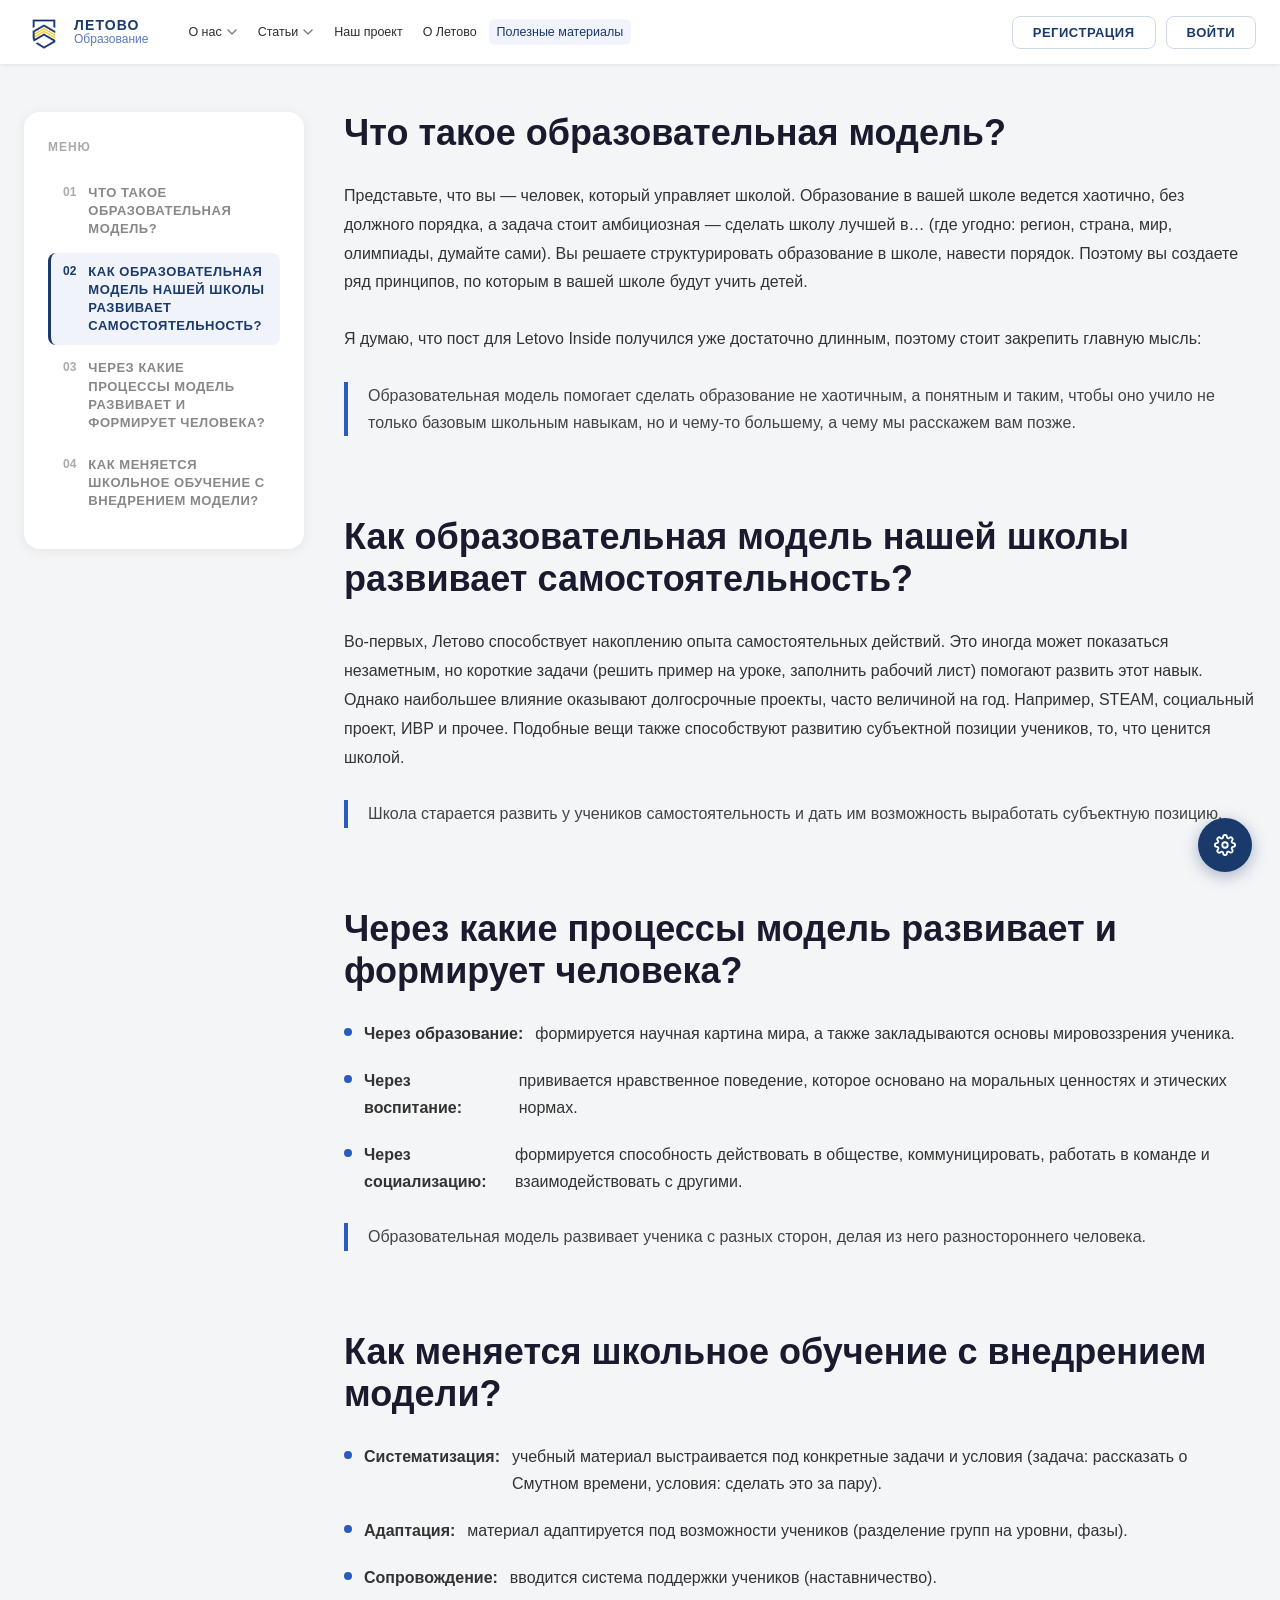
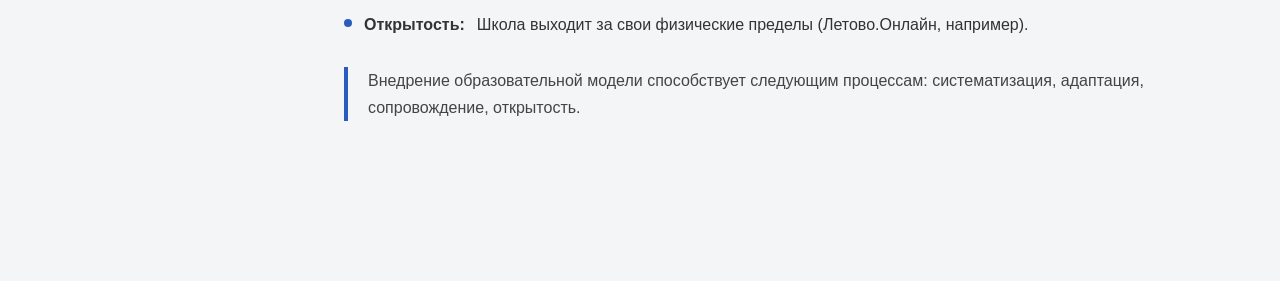
<file: materials.html>
<!DOCTYPE html>
<html lang="ru">
<head>
  <meta charset="UTF-8" />
  <meta name="viewport" content="width=device-width, initial-scale=1.0" />
  <title>Полезные материалы — Летово.Образование</title>
  <link rel="stylesheet" href="styles.css" />
  <script>
    (function(){var t=localStorage.getItem('theme')||'auto';var h=new Date(Date.now()+new Date().getTimezoneOffset()*60000+3*3600000).getHours();document.documentElement.setAttribute('data-theme',t==='dark'||(t==='auto'&&(h>=21||h<9))?'dark':'light');})();
  </script>
</head>
<body>

  <!-- HEADER -->
  <header class="header">
    <div class="header__inner">
            <button class="hamburger-btn" id="hamburgerBtn" aria-label="Открыть меню">
        <span class="hamburger-line"></span>
        <span class="hamburger-line"></span>
        <span class="hamburger-line"></span>
      </button>
      <a href="index.html" class="logo">
        <img src="letovo-logo.png" alt="Летово" class="logo__icon" />
        <div class="logo__text">
          <span class="logo__name">ЛЕТОВО</span>
          <span class="logo__sub">Образование</span>
        </div>
      </a>

      <nav class="nav">
        <div class="nav__item nav__item--dropdown">
          О нас
          <svg width="12" height="12" viewBox="0 0 12 12" fill="none"><path d="M2 4l4 4 4-4" stroke="currentColor" stroke-width="1.5" stroke-linecap="round" stroke-linejoin="round"/></svg>
          <div class="dropdown">
            <a href="team.html">Наша команда</a>
            <a href="experts.html">Наши эксперты</a>
            <a href="contacts.html">Контакты</a>
          </div>
        </div>
        <div class="nav__item nav__item--dropdown">
          Статьи
          <svg width="12" height="12" viewBox="0 0 12 12" fill="none"><path d="M2 4l4 4 4-4" stroke="currentColor" stroke-width="1.5" stroke-linecap="round" stroke-linejoin="round"/></svg>
          <div class="dropdown">
            <a href="article1.html">Три уклада школы</a>
            <a href="article2.html">Конструктор образования</a>
            <a href="article3.html">Гуманизм на практике</a>
            <a href="glossary.html">Глоссарий</a>
          </div>
        </div>
        <a href="project.html" class="nav__item">Наш проект</a>
        <a href="about-letovo.html" class="nav__item">О Летово</a>
        <a href="materials.html" class="nav__item nav__item--active">Полезные материалы</a>
      </nav>

      <div class="header__auth" id="authButtons">
        <button class="btn btn--outline" id="openRegister">РЕГИСТРАЦИЯ</button>
        <button class="btn btn--outline" id="openLogin">ВОЙТИ</button>
      </div>

      <div class="header__user" id="userMenu" style="display:none">
        <div class="user-avatar" id="userAvatar"></div>
        <div class="user-dropdown">
          <span id="userName"></span>
          <button class="btn-link" id="logoutBtn">Выйти</button>
        </div>
      </div>
    </div>
  </header>

  <!-- MAIN -->
  <main>
    <div class="oletovo-layout">

      <!-- SIDEBAR -->
      <aside class="oletovo-sidebar">
        <p class="oletovo-sidebar__label">Меню</p>
        <nav class="oletovo-sidenav">
          <a href="#what" class="oletovo-sidenav__item oletovo-sidenav__item--active">
            <span class="oletovo-sidenav__num">01</span>
            <span class="oletovo-sidenav__text">Что такое образовательная модель?</span>
          </a>
          <a href="#independence" class="oletovo-sidenav__item">
            <span class="oletovo-sidenav__num">02</span>
            <span class="oletovo-sidenav__text">Как образовательная модель нашей школы развивает самостоятельность?</span>
          </a>
          <a href="#processes" class="oletovo-sidenav__item">
            <span class="oletovo-sidenav__num">03</span>
            <span class="oletovo-sidenav__text">Через какие процессы модель развивает и формирует человека?</span>
          </a>
          <a href="#changes" class="oletovo-sidenav__item">
            <span class="oletovo-sidenav__num">04</span>
            <span class="oletovo-sidenav__text">Как меняется школьное обучение с внедрением модели?</span>
          </a>
        </nav>
      </aside>

      <!-- CONTENT -->
      <div class="oletovo-content">

        <!-- 01 -->
        <section id="what" class="oletovo-section">
          <h1 class="oletovo-section__title">Что такое образовательная модель?</h1>
          <p class="oletovo-section__text">
            Представьте, что вы — человек, который управляет школой. Образование в вашей школе ведется хаотично, без должного порядка, а задача стоит амбициозная — сделать школу лучшей в… (где угодно: регион, страна, мир, олимпиады, думайте сами). Вы решаете структурировать образование в школе, навести порядок. Поэтому вы создаете ряд принципов, по которым в вашей школе будут учить детей.
          </p>
          <p class="oletovo-section__text">
            Я думаю, что пост для Letovo Inside получился уже достаточно длинным, поэтому стоит закрепить главную мысль:
          </p>
          <blockquote class="oletovo-blockquote">
            <p>Образовательная модель помогает сделать образование не хаотичным, а понятным и таким, чтобы оно учило не только базовым школьным навыкам, но и чему-то большему, а чему мы расскажем вам позже.</p>
          </blockquote>
        </section>

        <!-- 02 -->
        <section id="independence" class="oletovo-section">
          <h2 class="oletovo-section__title">Как образовательная модель нашей школы развивает самостоятельность?</h2>
          <p class="oletovo-section__text">
            Во-первых, Летово способствует накоплению опыта самостоятельных действий. Это иногда может показаться незаметным, но короткие задачи (решить пример на уроке, заполнить рабочий лист) помогают развить этот навык. Однако наибольшее влияние оказывают долгосрочные проекты, часто величиной на год. Например, STEAM, социальный проект, ИВР и прочее. Подобные вещи также способствуют развитию субъектной позиции учеников, то, что ценится школой.
          </p>
          <blockquote class="oletovo-blockquote">
            <p>Школа старается развить у учеников самостоятельность и дать им возможность выработать субъектную позицию.</p>
          </blockquote>
        </section>

        <!-- 03 -->
        <section id="processes" class="oletovo-section">
          <h2 class="oletovo-section__title">Через какие процессы модель развивает и формирует человека?</h2>
          <ul class="oletovo-list oletovo-list--detailed">
            <li>
              <strong>Через образование:</strong> формируется научная картина мира, а также закладываются основы мировоззрения ученика.
            </li>
            <li>
              <strong>Через воспитание:</strong> прививается нравственное поведение, которое основано на моральных ценностях и этических нормах.
            </li>
            <li>
              <strong>Через социализацию:</strong> формируется способность действовать в обществе, коммуницировать, работать в команде и взаимодействовать с другими.
            </li>
          </ul>
          <blockquote class="oletovo-blockquote" style="margin-top:28px;">
            <p>Образовательная модель развивает ученика с разных сторон, делая из него разностороннего человека.</p>
          </blockquote>
        </section>

        <!-- 04 -->
        <section id="changes" class="oletovo-section">
          <h2 class="oletovo-section__title">Как меняется школьное обучение с внедрением модели?</h2>
          <ul class="oletovo-list oletovo-list--detailed">
            <li>
              <strong>Систематизация:</strong> учебный материал выстраивается под конкретные задачи и условия (задача: рассказать о Смутном времени, условия: сделать это за пару).
            </li>
            <li>
              <strong>Адаптация:</strong> материал адаптируется под возможности учеников (разделение групп на уровни, фазы).
            </li>
            <li>
              <strong>Сопровождение:</strong> вводится система поддержки учеников (наставничество).
            </li>
            <li>
              <strong>Открытость:</strong> Школа выходит за свои физические пределы (Летово.Онлайн, например).
            </li>
          </ul>
          <blockquote class="oletovo-blockquote" style="margin-top:28px;">
            <p>Внедрение образовательной модели способствует следующим процессам: систематизация, адаптация, сопровождение, открытость.</p>
          </blockquote>
        </section>

      </div>
    </div>
  </main>



  <!-- MOBILE MENU -->
  <div class="mobile-menu__backdrop" id="mobileBackdrop"></div>
  <div class="mobile-menu" id="mobileMenu">
    <div class="mobile-menu__header">
      <span class="mobile-menu__title">Меню</span>
      <button class="mobile-menu__close" id="mobileMenuClose">✕</button>
    </div>
    <nav class="mobile-nav">
      <div class="mobile-nav__item">
        <button class="mobile-nav__btn" data-sub="mobileSubOnas">
          О нас
          <svg class="mobile-nav__arrow" width="14" height="14" viewBox="0 0 12 12" fill="none"><path d="M2 4l4 4 4-4" stroke="currentColor" stroke-width="1.5" stroke-linecap="round" stroke-linejoin="round"/></svg>
        </button>
        <div class="mobile-nav__sub" id="mobileSubOnas">
          <a href="team.html" class="mobile-nav__sub-link">Наша команда</a>
          <a href="experts.html" class="mobile-nav__sub-link">Наши эксперты</a>
          <a href="contacts.html" class="mobile-nav__sub-link">Контакты</a>
        </div>
      </div>
      <div class="mobile-nav__item">
        <button class="mobile-nav__btn" data-sub="mobileSubArticles">
          Статьи
          <svg class="mobile-nav__arrow" width="14" height="14" viewBox="0 0 12 12" fill="none"><path d="M2 4l4 4 4-4" stroke="currentColor" stroke-width="1.5" stroke-linecap="round" stroke-linejoin="round"/></svg>
        </button>
        <div class="mobile-nav__sub" id="mobileSubArticles">
          <a href="article1.html" class="mobile-nav__sub-link">Три уклада школы</a>
          <a href="article2.html" class="mobile-nav__sub-link">Конструктор образования</a>
          <a href="article3.html" class="mobile-nav__sub-link">Гуманизм на практике</a>
          <a href="glossary.html" class="mobile-nav__sub-link">Глоссарий</a>
        </div>
      </div>
      <a href="project.html" class="mobile-nav__link">Наш проект</a>
      <a href="about-letovo.html" class="mobile-nav__link">О Летово</a>
      <a href="materials.html" class="mobile-nav__link">Полезные материалы</a>
    </nav>
  </div>

  <!-- SETTINGS BUTTON -->
  <div class="settings-wrap">
    <div class="settings-popup" id="settingsPopup">
      <button class="theme-option" data-theme="light">☀️ Светлая тема</button>
      <button class="theme-option" data-theme="dark">🌙 Тёмная тема</button>
      <button class="theme-option" data-theme="auto">🕐 По умолчанию</button>
    </div>
    <button class="settings-btn" id="settingsBtn" title="Настройки темы">
      <svg width="22" height="22" viewBox="0 0 24 24" fill="none" stroke="currentColor" stroke-width="2" stroke-linecap="round" stroke-linejoin="round"><circle cx="12" cy="12" r="3"/><path d="M19.4 15a1.65 1.65 0 0 0 .33 1.82l.06.06a2 2 0 0 1 0 2.83 2 2 0 0 1-2.83 0l-.06-.06a1.65 1.65 0 0 0-1.82-.33 1.65 1.65 0 0 0-1 1.51V21a2 2 0 0 1-4 0v-.09A1.65 1.65 0 0 0 9 19.4a1.65 1.65 0 0 0-1.82.33l-.06.06a2 2 0 0 1-2.83-2.83l.06-.06A1.65 1.65 0 0 0 4.68 15a1.65 1.65 0 0 0-1.51-1H3a2 2 0 0 1 0-4h.09A1.65 1.65 0 0 0 4.6 9a1.65 1.65 0 0 0-.33-1.82l-.06-.06a2 2 0 0 1 2.83-2.83l.06.06A1.65 1.65 0 0 0 9 4.68a1.65 1.65 0 0 0 1-1.51V3a2 2 0 0 1 4 0v.09a1.65 1.65 0 0 0 1 1.51 1.65 1.65 0 0 0 1.82-.33l.06-.06a2 2 0 0 1 2.83 2.83l-.06.06A1.65 1.65 0 0 0 19.4 9a1.65 1.65 0 0 0 1.51 1H21a2 2 0 0 1 0 4h-.09a1.65 1.65 0 0 0-1.51 1z"/></svg>
    </button>
  </div>

  <!-- REGISTER MODAL -->
  <div class="modal-overlay" id="registerModal">
    <div class="modal">
      <button class="modal__close" id="closeRegister">&times;</button>
      <h2 class="modal__title">Регистрация</h2>
      <p class="modal__subtitle">Создайте аккаунт для доступа к платформе</p>
      <form id="registerForm" novalidate>
        <div class="form-group">
          <label for="regName">Имя и фамилия</label>
          <input type="text" id="regName" placeholder="Иван Иванов" autocomplete="name" />
          <span class="field-error" id="regNameError"></span>
        </div>
        <div class="form-group">
          <label for="regEmail">Email</label>
          <input type="email" id="regEmail" placeholder="example@mail.ru" autocomplete="email" />
          <span class="field-error" id="regEmailError"></span>
        </div>
        <div class="form-group">
          <label for="regPassword">Пароль</label>
          <div class="input-wrapper">
            <input type="password" id="regPassword" placeholder="Не менее 6 символов" autocomplete="new-password" />
            <button type="button" class="toggle-password" data-target="regPassword">
              <svg width="18" height="18" viewBox="0 0 24 24" fill="none" stroke="currentColor" stroke-width="2"><path d="M1 12s4-8 11-8 11 8 11 8-4 8-11 8-11-8-11-8z"/><circle cx="12" cy="12" r="3"/></svg>
            </button>
          </div>
          <span class="field-error" id="regPasswordError"></span>
        </div>
        <div class="form-group">
          <label for="regClass">Класс</label>
          <select id="regClass">
            <option value="">Выберите категорию</option>
            <option value="preschool">Дошкольник</option>
            <option value="1">1 класс</option>
            <option value="2">2 класс</option>
            <option value="3">3 класс</option>
            <option value="4">4 класс</option>
            <option value="5">5 класс</option>
            <option value="6">6 класс</option>
            <option value="7">7 класс</option>
            <option value="8">8 класс</option>
            <option value="9">9 класс</option>
            <option value="10">10 класс</option>
            <option value="11">11 класс</option>
            <option value="adult">Взрослый</option>
          </select>
          <span class="field-error" id="regClassError"></span>
        </div>
        <span class="form-error" id="registerError"></span>
        <button type="submit" class="btn btn--primary btn--full">Зарегистрироваться</button>
      </form>
      <p class="modal__switch">Уже есть аккаунт? <button class="btn-link" id="switchToLogin">Войти</button></p>
    </div>
  </div>

  <!-- LOGIN MODAL -->
  <div class="modal-overlay" id="loginModal">
    <div class="modal">
      <button class="modal__close" id="closeLogin">&times;</button>
      <h2 class="modal__title">Вход</h2>
      <p class="modal__subtitle">Добро пожаловать обратно!</p>
      <form id="loginForm" novalidate>
        <div class="form-group">
          <label for="loginEmail">Email</label>
          <input type="email" id="loginEmail" placeholder="example@mail.ru" autocomplete="email" />
          <span class="field-error" id="loginEmailError"></span>
        </div>
        <div class="form-group">
          <label for="loginPassword">Пароль</label>
          <div class="input-wrapper">
            <input type="password" id="loginPassword" placeholder="Введите пароль" autocomplete="current-password" />
            <button type="button" class="toggle-password" data-target="loginPassword">
              <svg width="18" height="18" viewBox="0 0 24 24" fill="none" stroke="currentColor" stroke-width="2"><path d="M1 12s4-8 11-8 11 8 11 8-4 8-11 8-11-8-11-8z"/><circle cx="12" cy="12" r="3"/></svg>
            </button>
          </div>
          <span class="field-error" id="loginPasswordError"></span>
        </div>
        <span class="form-error" id="loginError"></span>
        <button type="submit" class="btn btn--primary btn--full">Войти</button>
      </form>
      <p class="modal__switch">Нет аккаунта? <button class="btn-link" id="switchToRegister">Зарегистрироваться</button></p>
    </div>
  </div>

  <div class="toast" id="toast"></div>


  <script src="auth.js"></script>
  <script>
    const sections = document.querySelectorAll('.oletovo-section');
    const sideItems = document.querySelectorAll('.oletovo-sidenav__item');

    const observer = new IntersectionObserver((entries) => {
      entries.forEach(entry => {
        if (entry.isIntersecting) {
          sideItems.forEach(item => item.classList.remove('oletovo-sidenav__item--active'));
          const active = document.querySelector(`.oletovo-sidenav__item[href="#${entry.target.id}"]`);
          if (active) active.classList.add('oletovo-sidenav__item--active');
        }
      });
    }, { threshold: 0.25 });

    sections.forEach(s => observer.observe(s));

    sideItems.forEach(item => {
      item.addEventListener('click', e => {
        e.preventDefault();
        const target = document.querySelector(item.getAttribute('href'));
        if (target) target.scrollIntoView({ behavior: 'smooth' });
      });
    });
  </script>
</body>
</html>
</file>
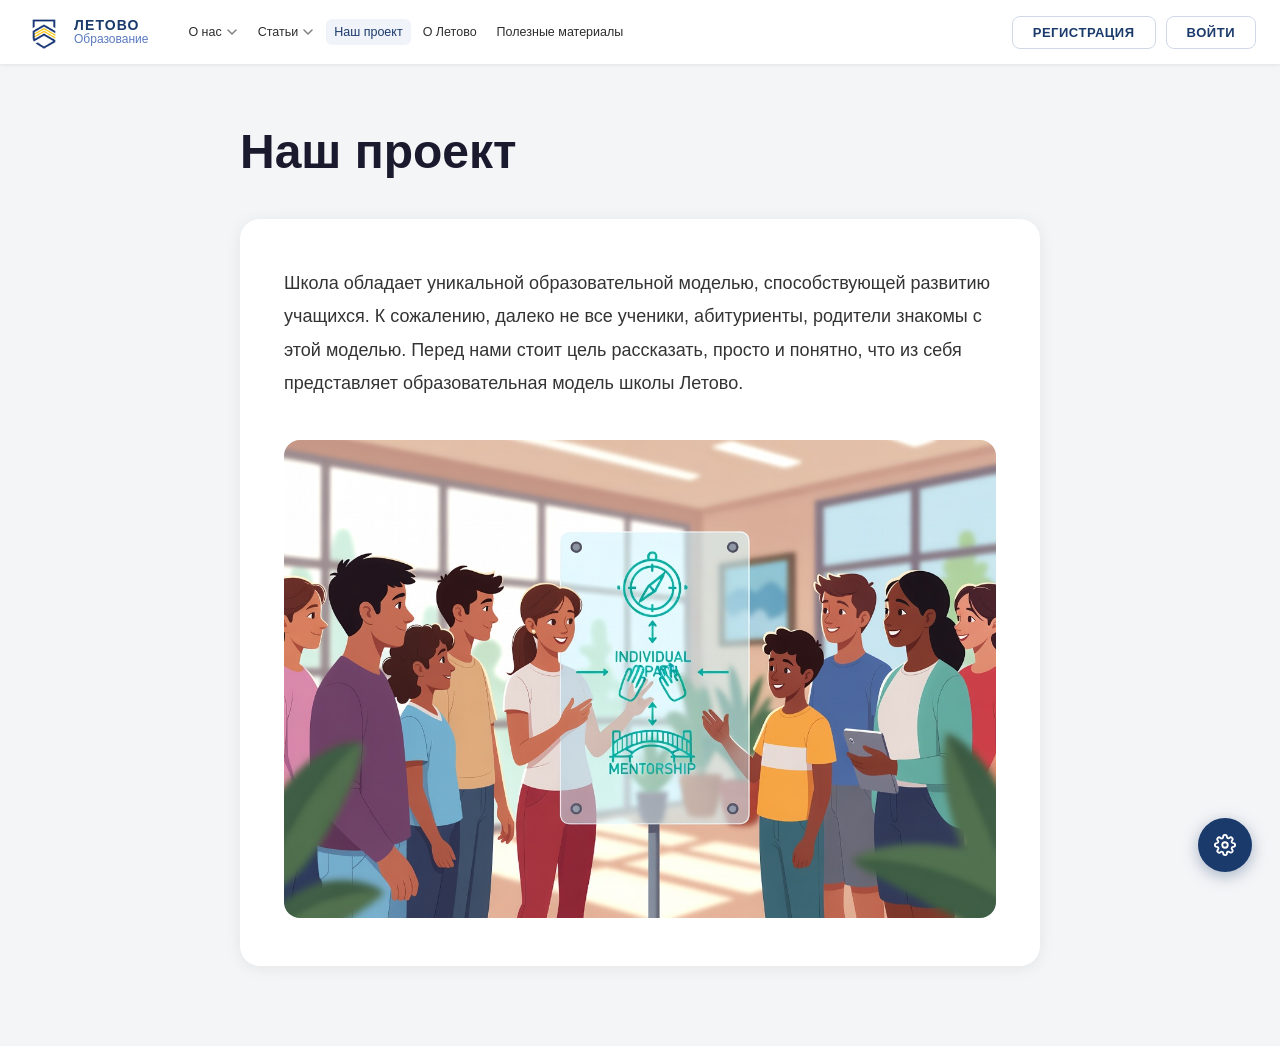
<file: project.html>
<!DOCTYPE html>
<html lang="ru">
<head>
  <meta charset="UTF-8" />
  <meta name="viewport" content="width=device-width, initial-scale=1.0" />
  <title>Наш проект — Летово.Образование</title>
  <link rel="stylesheet" href="styles.css" />
  <script>
    (function(){var t=localStorage.getItem('theme')||'auto';var h=new Date(Date.now()+new Date().getTimezoneOffset()*60000+3*3600000).getHours();document.documentElement.setAttribute('data-theme',t==='dark'||(t==='auto'&&(h>=21||h<9))?'dark':'light');})();
  </script>
</head>
<body>

  <!-- HEADER -->
  <header class="header">
    <div class="header__inner">
            <button class="hamburger-btn" id="hamburgerBtn" aria-label="Открыть меню">
        <span class="hamburger-line"></span>
        <span class="hamburger-line"></span>
        <span class="hamburger-line"></span>
      </button>
      <a href="index.html" class="logo">
        <img src="letovo-logo.png" alt="Летово" class="logo__icon" />
        <div class="logo__text">
          <span class="logo__name">ЛЕТОВО</span>
          <span class="logo__sub">Образование</span>
        </div>
      </a>

      <nav class="nav">
        <div class="nav__item nav__item--dropdown">
          О нас
          <svg width="12" height="12" viewBox="0 0 12 12" fill="none"><path d="M2 4l4 4 4-4" stroke="currentColor" stroke-width="1.5" stroke-linecap="round" stroke-linejoin="round"/></svg>
          <div class="dropdown">
            <a href="team.html">Наша команда</a>
            <a href="experts.html">Наши эксперты</a>
            <a href="contacts.html">Контакты</a>
          </div>
        </div>
        <div class="nav__item nav__item--dropdown">
          Статьи
          <svg width="12" height="12" viewBox="0 0 12 12" fill="none"><path d="M2 4l4 4 4-4" stroke="currentColor" stroke-width="1.5" stroke-linecap="round" stroke-linejoin="round"/></svg>
          <div class="dropdown">
            <a href="article1.html">Три уклада школы</a>
            <a href="article2.html">Конструктор образования</a>
            <a href="article3.html">Гуманизм на практике</a>
            <a href="glossary.html">Глоссарий</a>
          </div>
        </div>
        <a href="project.html" class="nav__item nav__item--active">Наш проект</a>
        <a href="about-letovo.html" class="nav__item">О Летово</a>
        <a href="materials.html" class="nav__item">Полезные материалы</a>
      </nav>

      <div class="header__auth" id="authButtons">
        <button class="btn btn--outline" id="openRegister">РЕГИСТРАЦИЯ</button>
        <button class="btn btn--outline" id="openLogin">ВОЙТИ</button>
      </div>

      <div class="header__user" id="userMenu" style="display:none">
        <div class="user-avatar" id="userAvatar"></div>
        <div class="user-dropdown">
          <span id="userName"></span>
          <button class="btn-link" id="logoutBtn">Выйти</button>
        </div>
      </div>
    </div>
  </header>

  <!-- PROJECT PAGE -->
  <main>
    <section class="project-page">
      <div class="project-page__inner">
        <h1 class="project-page__title">Наш проект</h1>
        <div class="project-card">
          <p class="project-text">
            Школа обладает уникальной образовательной моделью, способствующей развитию учащихся.
            К сожалению, далеко не все ученики, абитуриенты, родители знакомы с этой моделью.
            Перед нами стоит цель рассказать, просто и понятно, что из себя представляет
            образовательная модель школы Летово.
          </p>
          <div class="project-image-placeholder">
            <img src="project-image.png" alt="Образовательная модель школы Летово" />
          </div>
        </div>
      </div>
    </section>
  </main>



  <!-- MOBILE MENU -->
  <div class="mobile-menu__backdrop" id="mobileBackdrop"></div>
  <div class="mobile-menu" id="mobileMenu">
    <div class="mobile-menu__header">
      <span class="mobile-menu__title">Меню</span>
      <button class="mobile-menu__close" id="mobileMenuClose">✕</button>
    </div>
    <nav class="mobile-nav">
      <div class="mobile-nav__item">
        <button class="mobile-nav__btn" data-sub="mobileSubOnas">
          О нас
          <svg class="mobile-nav__arrow" width="14" height="14" viewBox="0 0 12 12" fill="none"><path d="M2 4l4 4 4-4" stroke="currentColor" stroke-width="1.5" stroke-linecap="round" stroke-linejoin="round"/></svg>
        </button>
        <div class="mobile-nav__sub" id="mobileSubOnas">
          <a href="team.html" class="mobile-nav__sub-link">Наша команда</a>
          <a href="experts.html" class="mobile-nav__sub-link">Наши эксперты</a>
          <a href="contacts.html" class="mobile-nav__sub-link">Контакты</a>
        </div>
      </div>
      <div class="mobile-nav__item">
        <button class="mobile-nav__btn" data-sub="mobileSubArticles">
          Статьи
          <svg class="mobile-nav__arrow" width="14" height="14" viewBox="0 0 12 12" fill="none"><path d="M2 4l4 4 4-4" stroke="currentColor" stroke-width="1.5" stroke-linecap="round" stroke-linejoin="round"/></svg>
        </button>
        <div class="mobile-nav__sub" id="mobileSubArticles">
          <a href="article1.html" class="mobile-nav__sub-link">Три уклада школы</a>
          <a href="article2.html" class="mobile-nav__sub-link">Конструктор образования</a>
          <a href="article3.html" class="mobile-nav__sub-link">Гуманизм на практике</a>
          <a href="glossary.html" class="mobile-nav__sub-link">Глоссарий</a>
        </div>
      </div>
      <a href="project.html" class="mobile-nav__link">Наш проект</a>
      <a href="about-letovo.html" class="mobile-nav__link">О Летово</a>
      <a href="materials.html" class="mobile-nav__link">Полезные материалы</a>
    </nav>
  </div>

  <!-- SETTINGS BUTTON -->
  <div class="settings-wrap">
    <div class="settings-popup" id="settingsPopup">
      <button class="theme-option" data-theme="light">☀️ Светлая тема</button>
      <button class="theme-option" data-theme="dark">🌙 Тёмная тема</button>
      <button class="theme-option" data-theme="auto">🕐 По умолчанию</button>
    </div>
    <button class="settings-btn" id="settingsBtn" title="Настройки темы">
      <svg width="22" height="22" viewBox="0 0 24 24" fill="none" stroke="currentColor" stroke-width="2" stroke-linecap="round" stroke-linejoin="round"><circle cx="12" cy="12" r="3"/><path d="M19.4 15a1.65 1.65 0 0 0 .33 1.82l.06.06a2 2 0 0 1 0 2.83 2 2 0 0 1-2.83 0l-.06-.06a1.65 1.65 0 0 0-1.82-.33 1.65 1.65 0 0 0-1 1.51V21a2 2 0 0 1-4 0v-.09A1.65 1.65 0 0 0 9 19.4a1.65 1.65 0 0 0-1.82.33l-.06.06a2 2 0 0 1-2.83-2.83l.06-.06A1.65 1.65 0 0 0 4.68 15a1.65 1.65 0 0 0-1.51-1H3a2 2 0 0 1 0-4h.09A1.65 1.65 0 0 0 4.6 9a1.65 1.65 0 0 0-.33-1.82l-.06-.06a2 2 0 0 1 2.83-2.83l.06.06A1.65 1.65 0 0 0 9 4.68a1.65 1.65 0 0 0 1-1.51V3a2 2 0 0 1 4 0v.09a1.65 1.65 0 0 0 1 1.51 1.65 1.65 0 0 0 1.82-.33l.06-.06a2 2 0 0 1 2.83 2.83l-.06.06A1.65 1.65 0 0 0 19.4 9a1.65 1.65 0 0 0 1.51 1H21a2 2 0 0 1 0 4h-.09a1.65 1.65 0 0 0-1.51 1z"/></svg>
    </button>
  </div>

  <!-- REGISTER MODAL -->
  <div class="modal-overlay" id="registerModal">
    <div class="modal">
      <button class="modal__close" id="closeRegister">&times;</button>
      <h2 class="modal__title">Регистрация</h2>
      <p class="modal__subtitle">Создайте аккаунт для доступа к платформе</p>
      <form id="registerForm" novalidate>
        <div class="form-group">
          <label for="regName">Имя и фамилия</label>
          <input type="text" id="regName" placeholder="Иван Иванов" autocomplete="name" />
          <span class="field-error" id="regNameError"></span>
        </div>
        <div class="form-group">
          <label for="regEmail">Email</label>
          <input type="email" id="regEmail" placeholder="example@mail.ru" autocomplete="email" />
          <span class="field-error" id="regEmailError"></span>
        </div>
        <div class="form-group">
          <label for="regPassword">Пароль</label>
          <div class="input-wrapper">
            <input type="password" id="regPassword" placeholder="Не менее 6 символов" autocomplete="new-password" />
            <button type="button" class="toggle-password" data-target="regPassword">
              <svg width="18" height="18" viewBox="0 0 24 24" fill="none" stroke="currentColor" stroke-width="2"><path d="M1 12s4-8 11-8 11 8 11 8-4 8-11 8-11-8-11-8z"/><circle cx="12" cy="12" r="3"/></svg>
            </button>
          </div>
          <span class="field-error" id="regPasswordError"></span>
        </div>
        <div class="form-group">
          <label for="regClass">Класс</label>
          <select id="regClass">
            <option value="">Выберите категорию</option>
            <option value="preschool">Дошкольник</option>
            <option value="1">1 класс</option>
            <option value="2">2 класс</option>
            <option value="3">3 класс</option>
            <option value="4">4 класс</option>
            <option value="5">5 класс</option>
            <option value="6">6 класс</option>
            <option value="7">7 класс</option>
            <option value="8">8 класс</option>
            <option value="9">9 класс</option>
            <option value="10">10 класс</option>
            <option value="11">11 класс</option>
            <option value="adult">Взрослый</option>
          </select>
          <span class="field-error" id="regClassError"></span>
        </div>
        <span class="form-error" id="registerError"></span>
        <button type="submit" class="btn btn--primary btn--full">Зарегистрироваться</button>
      </form>
      <p class="modal__switch">Уже есть аккаунт? <button class="btn-link" id="switchToLogin">Войти</button></p>
    </div>
  </div>

  <!-- LOGIN MODAL -->
  <div class="modal-overlay" id="loginModal">
    <div class="modal">
      <button class="modal__close" id="closeLogin">&times;</button>
      <h2 class="modal__title">Вход</h2>
      <p class="modal__subtitle">Добро пожаловать обратно!</p>
      <form id="loginForm" novalidate>
        <div class="form-group">
          <label for="loginEmail">Email</label>
          <input type="email" id="loginEmail" placeholder="example@mail.ru" autocomplete="email" />
          <span class="field-error" id="loginEmailError"></span>
        </div>
        <div class="form-group">
          <label for="loginPassword">Пароль</label>
          <div class="input-wrapper">
            <input type="password" id="loginPassword" placeholder="Введите пароль" autocomplete="current-password" />
            <button type="button" class="toggle-password" data-target="loginPassword">
              <svg width="18" height="18" viewBox="0 0 24 24" fill="none" stroke="currentColor" stroke-width="2"><path d="M1 12s4-8 11-8 11 8 11 8-4 8-11 8-11-8-11-8z"/><circle cx="12" cy="12" r="3"/></svg>
            </button>
          </div>
          <span class="field-error" id="loginPasswordError"></span>
        </div>
        <span class="form-error" id="loginError"></span>
        <button type="submit" class="btn btn--primary btn--full">Войти</button>
      </form>
      <p class="modal__switch">Нет аккаунта? <button class="btn-link" id="switchToRegister">Зарегистрироваться</button></p>
    </div>
  </div>

  <div class="toast" id="toast"></div>

  <script src="auth.js"></script>
  <script src="theme.js"></script>
  <script src="mobile-menu.js"></script>
</body>
</html>
</file>
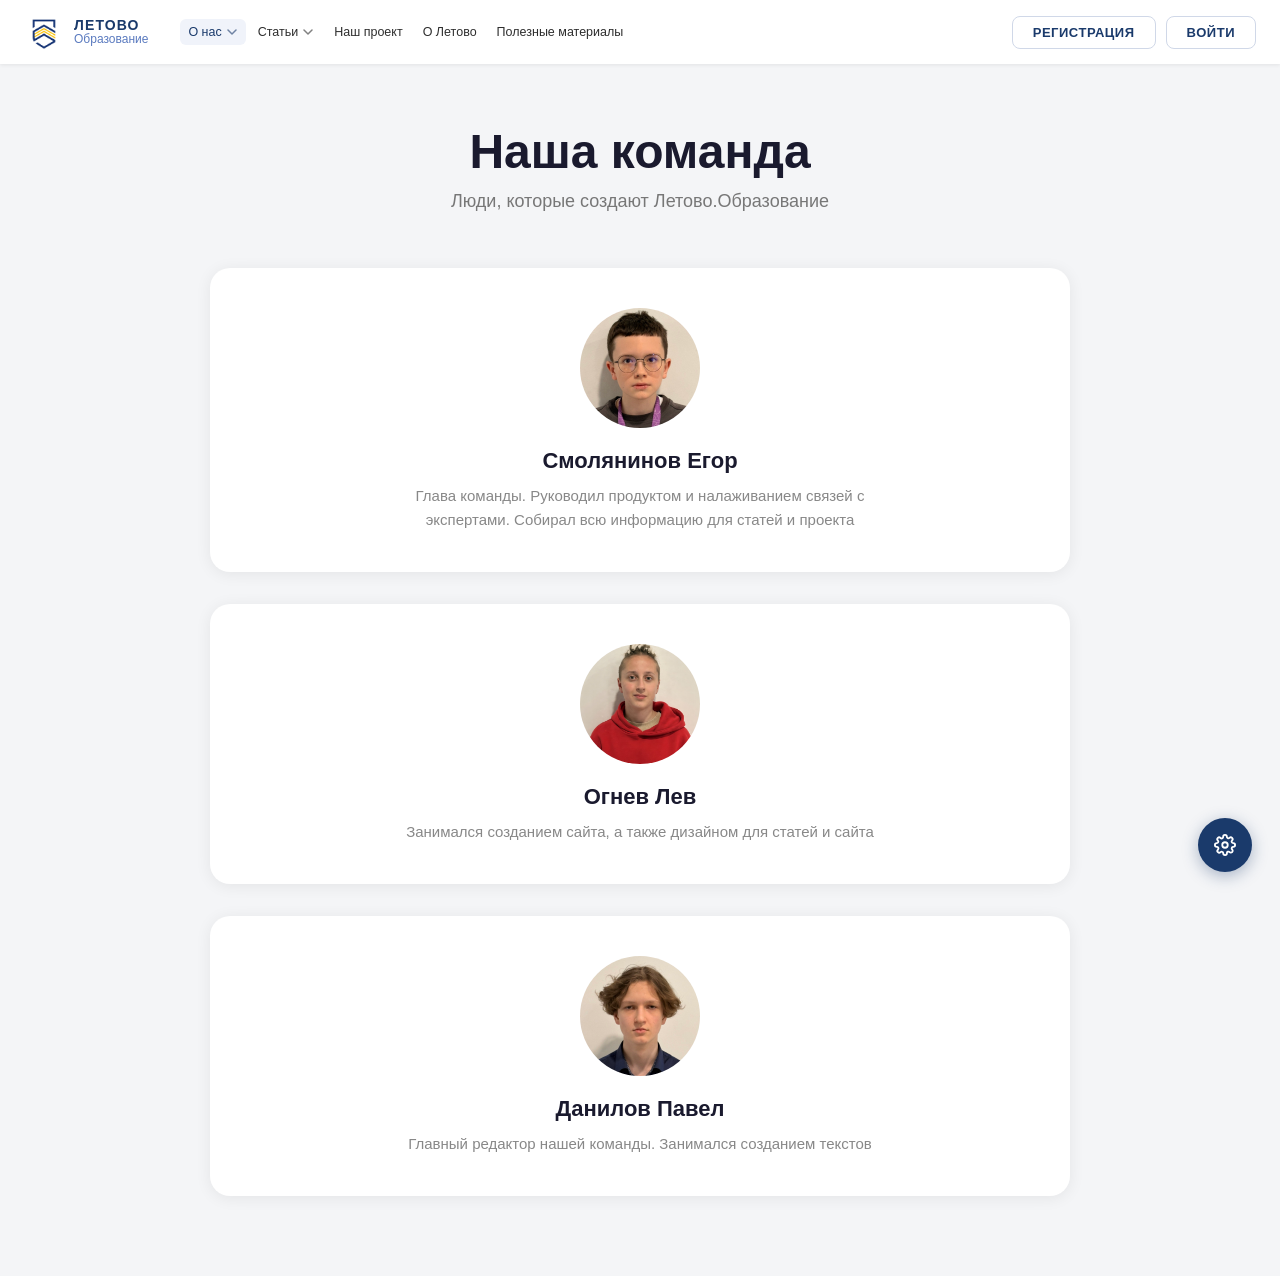
<file: team.html>
<!DOCTYPE html>
<html lang="ru">
<head>
  <meta charset="UTF-8" />
  <meta name="viewport" content="width=device-width, initial-scale=1.0" />
  <title>Наша команда — Летово.Образование</title>
  <link rel="stylesheet" href="styles.css" />
  <script>
    (function(){var t=localStorage.getItem('theme')||'auto';var h=new Date(Date.now()+new Date().getTimezoneOffset()*60000+3*3600000).getHours();document.documentElement.setAttribute('data-theme',t==='dark'||(t==='auto'&&(h>=21||h<9))?'dark':'light');})();
  </script>
</head>
<body>

  <!-- HEADER -->
  <header class="header">
    <div class="header__inner">
            <button class="hamburger-btn" id="hamburgerBtn" aria-label="Открыть меню">
        <span class="hamburger-line"></span>
        <span class="hamburger-line"></span>
        <span class="hamburger-line"></span>
      </button>
      <a href="index.html" class="logo">
        <img src="letovo-logo.png" alt="Летово" class="logo__icon" />
        <div class="logo__text">
          <span class="logo__name">ЛЕТОВО</span>
          <span class="logo__sub">Образование</span>
        </div>
      </a>

      <nav class="nav">
        <div class="nav__item nav__item--dropdown nav__item--active">
          О нас
          <svg width="12" height="12" viewBox="0 0 12 12" fill="none"><path d="M2 4l4 4 4-4" stroke="currentColor" stroke-width="1.5" stroke-linecap="round" stroke-linejoin="round"/></svg>
          <div class="dropdown">
            <a href="team.html">Наша команда</a>
            <a href="experts.html">Наши эксперты</a>
            <a href="contacts.html">Контакты</a>
          </div>
        </div>
        <div class="nav__item nav__item--dropdown">
          Статьи
          <svg width="12" height="12" viewBox="0 0 12 12" fill="none"><path d="M2 4l4 4 4-4" stroke="currentColor" stroke-width="1.5" stroke-linecap="round" stroke-linejoin="round"/></svg>
          <div class="dropdown">
            <a href="article1.html">Три уклада школы</a>
            <a href="article2.html">Конструктор образования</a>
            <a href="article3.html">Гуманизм на практике</a>
            <a href="glossary.html">Глоссарий</a>
          </div>
        </div>
        <a href="project.html" class="nav__item">Наш проект</a>
        <a href="about-letovo.html" class="nav__item">О Летово</a>
        <a href="materials.html" class="nav__item">Полезные материалы</a>
      </nav>

      <div class="header__auth" id="authButtons">
        <button class="btn btn--outline" id="openRegister">РЕГИСТРАЦИЯ</button>
        <button class="btn btn--outline" id="openLogin">ВОЙТИ</button>
      </div>

      <div class="header__user" id="userMenu" style="display:none">
        <div class="user-avatar" id="userAvatar"></div>
        <div class="user-dropdown">
          <span id="userName"></span>
          <button class="btn-link" id="logoutBtn">Выйти</button>
        </div>
      </div>
    </div>
  </header>

  <!-- TEAM PAGE -->
  <main>
    <section class="team-page">
      <div class="team-page__inner">
        <h1 class="team-page__title">Наша команда</h1>
        <p class="team-page__subtitle">Люди, которые создают Летово.Образование</p>
        <div class="team-grid">
          <div class="team-card">
            <img src="team-smolyaniov.jpg" alt="Смолянинов Егор" class="team-card__photo" />
            <h2 class="team-card__name">Смолянинов Егор</h2>
            <p class="team-card__desc">Глава команды. Руководил продуктом и налаживанием связей с экспертами. Собирал всю информацию для статей и проекта</p>
          </div>
          <div class="team-card">
            <img src="team-ognev.jpg" alt="Огнев Лев" class="team-card__photo" />
            <h2 class="team-card__name">Огнев Лев</h2>
            <p class="team-card__desc">Занимался созданием сайта, а также дизайном для статей и сайта</p>
          </div>
          <div class="team-card">
            <img src="team-danilov.jpg" alt="Данилов Павел" class="team-card__photo" />
            <h2 class="team-card__name">Данилов Павел</h2>
            <p class="team-card__desc">Главный редактор нашей команды. Занимался созданием текстов</p>
          </div>
        </div>
      </div>
    </section>
  </main>



  <!-- MOBILE MENU -->
  <div class="mobile-menu__backdrop" id="mobileBackdrop"></div>
  <div class="mobile-menu" id="mobileMenu">
    <div class="mobile-menu__header">
      <span class="mobile-menu__title">Меню</span>
      <button class="mobile-menu__close" id="mobileMenuClose">✕</button>
    </div>
    <nav class="mobile-nav">
      <div class="mobile-nav__item">
        <button class="mobile-nav__btn" data-sub="mobileSubOnas">
          О нас
          <svg class="mobile-nav__arrow" width="14" height="14" viewBox="0 0 12 12" fill="none"><path d="M2 4l4 4 4-4" stroke="currentColor" stroke-width="1.5" stroke-linecap="round" stroke-linejoin="round"/></svg>
        </button>
        <div class="mobile-nav__sub" id="mobileSubOnas">
          <a href="team.html" class="mobile-nav__sub-link">Наша команда</a>
          <a href="experts.html" class="mobile-nav__sub-link">Наши эксперты</a>
          <a href="contacts.html" class="mobile-nav__sub-link">Контакты</a>
        </div>
      </div>
      <div class="mobile-nav__item">
        <button class="mobile-nav__btn" data-sub="mobileSubArticles">
          Статьи
          <svg class="mobile-nav__arrow" width="14" height="14" viewBox="0 0 12 12" fill="none"><path d="M2 4l4 4 4-4" stroke="currentColor" stroke-width="1.5" stroke-linecap="round" stroke-linejoin="round"/></svg>
        </button>
        <div class="mobile-nav__sub" id="mobileSubArticles">
          <a href="article1.html" class="mobile-nav__sub-link">Три уклада школы</a>
          <a href="article2.html" class="mobile-nav__sub-link">Конструктор образования</a>
          <a href="article3.html" class="mobile-nav__sub-link">Гуманизм на практике</a>
          <a href="glossary.html" class="mobile-nav__sub-link">Глоссарий</a>
        </div>
      </div>
      <a href="project.html" class="mobile-nav__link">Наш проект</a>
      <a href="about-letovo.html" class="mobile-nav__link">О Летово</a>
      <a href="materials.html" class="mobile-nav__link">Полезные материалы</a>
    </nav>
  </div>

  <!-- SETTINGS BUTTON -->
  <div class="settings-wrap">
    <div class="settings-popup" id="settingsPopup">
      <button class="theme-option" data-theme="light">☀️ Светлая тема</button>
      <button class="theme-option" data-theme="dark">🌙 Тёмная тема</button>
      <button class="theme-option" data-theme="auto">🕐 По умолчанию</button>
    </div>
    <button class="settings-btn" id="settingsBtn" title="Настройки темы">
      <svg width="22" height="22" viewBox="0 0 24 24" fill="none" stroke="currentColor" stroke-width="2" stroke-linecap="round" stroke-linejoin="round"><circle cx="12" cy="12" r="3"/><path d="M19.4 15a1.65 1.65 0 0 0 .33 1.82l.06.06a2 2 0 0 1 0 2.83 2 2 0 0 1-2.83 0l-.06-.06a1.65 1.65 0 0 0-1.82-.33 1.65 1.65 0 0 0-1 1.51V21a2 2 0 0 1-4 0v-.09A1.65 1.65 0 0 0 9 19.4a1.65 1.65 0 0 0-1.82.33l-.06.06a2 2 0 0 1-2.83-2.83l.06-.06A1.65 1.65 0 0 0 4.68 15a1.65 1.65 0 0 0-1.51-1H3a2 2 0 0 1 0-4h.09A1.65 1.65 0 0 0 4.6 9a1.65 1.65 0 0 0-.33-1.82l-.06-.06a2 2 0 0 1 2.83-2.83l.06.06A1.65 1.65 0 0 0 9 4.68a1.65 1.65 0 0 0 1-1.51V3a2 2 0 0 1 4 0v.09a1.65 1.65 0 0 0 1 1.51 1.65 1.65 0 0 0 1.82-.33l.06-.06a2 2 0 0 1 2.83 2.83l-.06.06A1.65 1.65 0 0 0 19.4 9a1.65 1.65 0 0 0 1.51 1H21a2 2 0 0 1 0 4h-.09a1.65 1.65 0 0 0-1.51 1z"/></svg>
    </button>
  </div>

  <!-- REGISTER MODAL -->
  <div class="modal-overlay" id="registerModal">
    <div class="modal">
      <button class="modal__close" id="closeRegister">&times;</button>
      <h2 class="modal__title">Регистрация</h2>
      <p class="modal__subtitle">Создайте аккаунт для доступа к платформе</p>
      <form id="registerForm" novalidate>
        <div class="form-group">
          <label for="regName">Имя и фамилия</label>
          <input type="text" id="regName" placeholder="Иван Иванов" autocomplete="name" />
          <span class="field-error" id="regNameError"></span>
        </div>
        <div class="form-group">
          <label for="regEmail">Email</label>
          <input type="email" id="regEmail" placeholder="example@mail.ru" autocomplete="email" />
          <span class="field-error" id="regEmailError"></span>
        </div>
        <div class="form-group">
          <label for="regPassword">Пароль</label>
          <div class="input-wrapper">
            <input type="password" id="regPassword" placeholder="Не менее 6 символов" autocomplete="new-password" />
            <button type="button" class="toggle-password" data-target="regPassword">
              <svg width="18" height="18" viewBox="0 0 24 24" fill="none" stroke="currentColor" stroke-width="2"><path d="M1 12s4-8 11-8 11 8 11 8-4 8-11 8-11-8-11-8z"/><circle cx="12" cy="12" r="3"/></svg>
            </button>
          </div>
          <span class="field-error" id="regPasswordError"></span>
        </div>
        <div class="form-group">
          <label for="regClass">Класс</label>
          <select id="regClass">
            <option value="">Выберите категорию</option>
            <option value="preschool">Дошкольник</option>
            <option value="1">1 класс</option>
            <option value="2">2 класс</option>
            <option value="3">3 класс</option>
            <option value="4">4 класс</option>
            <option value="5">5 класс</option>
            <option value="6">6 класс</option>
            <option value="7">7 класс</option>
            <option value="8">8 класс</option>
            <option value="9">9 класс</option>
            <option value="10">10 класс</option>
            <option value="11">11 класс</option>
            <option value="adult">Взрослый</option>
          </select>
          <span class="field-error" id="regClassError"></span>
        </div>
        <span class="form-error" id="registerError"></span>
        <button type="submit" class="btn btn--primary btn--full">Зарегистрироваться</button>
      </form>
      <p class="modal__switch">Уже есть аккаунт? <button class="btn-link" id="switchToLogin">Войти</button></p>
    </div>
  </div>

  <!-- LOGIN MODAL -->
  <div class="modal-overlay" id="loginModal">
    <div class="modal">
      <button class="modal__close" id="closeLogin">&times;</button>
      <h2 class="modal__title">Вход</h2>
      <p class="modal__subtitle">Добро пожаловать обратно!</p>
      <form id="loginForm" novalidate>
        <div class="form-group">
          <label for="loginEmail">Email</label>
          <input type="email" id="loginEmail" placeholder="example@mail.ru" autocomplete="email" />
          <span class="field-error" id="loginEmailError"></span>
        </div>
        <div class="form-group">
          <label for="loginPassword">Пароль</label>
          <div class="input-wrapper">
            <input type="password" id="loginPassword" placeholder="Введите пароль" autocomplete="current-password" />
            <button type="button" class="toggle-password" data-target="loginPassword">
              <svg width="18" height="18" viewBox="0 0 24 24" fill="none" stroke="currentColor" stroke-width="2"><path d="M1 12s4-8 11-8 11 8 11 8-4 8-11 8-11-8-11-8z"/><circle cx="12" cy="12" r="3"/></svg>
            </button>
          </div>
          <span class="field-error" id="loginPasswordError"></span>
        </div>
        <span class="form-error" id="loginError"></span>
        <button type="submit" class="btn btn--primary btn--full">Войти</button>
      </form>
      <p class="modal__switch">Нет аккаунта? <button class="btn-link" id="switchToRegister">Зарегистрироваться</button></p>
    </div>
  </div>

  <!-- SUCCESS TOAST -->
  <div class="toast" id="toast"></div>

  <!-- CHAT BUTTON -->


  <script src="auth.js"></script>
  <script src="theme.js"></script>
  <script src="mobile-menu.js"></script>
</body>
</html>
</file>
<file: styles.css>
/* ===================== RESET & BASE ===================== */
*, *::before, *::after { box-sizing: border-box; margin: 0; padding: 0; }

body {
  font-family: -apple-system, BlinkMacSystemFont, 'Segoe UI', 'Helvetica Neue', Arial, sans-serif;
  background: #f4f5f7;
  color: #1a1a2e;
  min-height: 100vh;
}

a { text-decoration: none; color: inherit; }

/* ===================== HEADER ===================== */
.header {
  background: #fff;
  box-shadow: 0 1px 4px rgba(0,0,0,0.08);
  position: sticky;
  top: 0;
  z-index: 100;
}

.header__inner {
  max-width: 1280px;
  margin: 0 auto;
  padding: 0 24px;
  height: 64px;
  display: flex;
  align-items: center;
  gap: 32px;
}

/* LOGO */
.logo {
  display: flex;
  align-items: center;
  gap: 10px;
  flex-shrink: 0;
}

.logo__icon { width: 40px; height: 40px; }

.logo__text {
  display: flex;
  flex-direction: column;
  line-height: 1.1;
}

.logo__name {
  font-size: 14px;
  font-weight: 800;
  letter-spacing: 0.08em;
  color: #1a3a6b;
}

.logo__sub {
  font-size: 12px;
  color: #5a7abf;
  font-weight: 500;
}

/* NAV */
.nav {
  display: flex;
  align-items: center;
  gap: 4px;
  flex: 1;
}

.nav__item {
  position: relative;
  display: flex;
  align-items: center;
  gap: 4px;
  padding: 6px 8px;
  font-size: 12.5px;
  color: #2d2d2d;
  cursor: pointer;
  border-radius: 6px;
  transition: background 0.15s;
  white-space: nowrap;
  user-select: none;
}

.nav__item:hover { background: #f0f3fa; color: #1a3a6b; }

.nav__item svg { opacity: 0.6; transition: transform 0.2s; }
.nav__item:hover svg { transform: rotate(180deg); opacity: 1; }

/* DROPDOWN */
.dropdown {
  display: none;
  position: absolute;
  top: calc(100% + 4px);
  left: 0;
  background: #fff;
  border-radius: 10px;
  box-shadow: 0 8px 24px rgba(0,0,0,0.12);
  padding: 8px 0;
  min-width: 200px;
  z-index: 200;
}

.dropdown a {
  display: block;
  padding: 10px 18px;
  font-size: 14px;
  color: #2d2d2d;
  transition: background 0.12s;
}

.dropdown a:hover { background: #f0f3fa; color: #1a3a6b; }

.nav__item--dropdown:hover .dropdown { display: block; }

/* AUTH BUTTONS */
.header__auth { display: flex; gap: 10px; flex-shrink: 0; margin-left: auto; }

.btn {
  padding: 8px 20px;
  border-radius: 8px;
  font-size: 13px;
  font-weight: 600;
  cursor: pointer;
  transition: all 0.18s;
  border: none;
  outline: none;
  display: inline-flex;
  align-items: center;
  justify-content: center;
  gap: 6px;
}

.btn--outline {
  background: transparent;
  border: 1.5px solid #d0d8e8;
  color: #1a3a6b;
  letter-spacing: 0.04em;
}

.btn--outline:hover {
  background: #1a3a6b;
  border-color: #1a3a6b;
  color: #fff;
}

.btn--primary {
  background: #1a3a6b;
  color: #fff;
  border: none;
  padding: 12px 28px;
  font-size: 15px;
  border-radius: 10px;
}

.btn--primary:hover { background: #14306b; transform: translateY(-1px); box-shadow: 0 4px 12px rgba(26,58,107,0.3); }

.btn--white {
  background: #fff;
  color: #1a3a6b;
  font-weight: 700;
  padding: 12px 28px;
  font-size: 15px;
  border-radius: 10px;
}

.btn--white:hover { background: #f0f3fa; transform: translateY(-1px); }

.btn--full { width: 100%; padding: 13px; font-size: 15px; margin-top: 4px; }

/* USER MENU */
.header__user {
  margin-left: auto;
  display: flex;
  align-items: center;
  gap: 10px;
  position: relative;
  cursor: pointer;
}

.user-avatar {
  width: 36px;
  height: 36px;
  border-radius: 50%;
  background: #1a3a6b;
  color: #fff;
  display: flex;
  align-items: center;
  justify-content: center;
  font-weight: 700;
  font-size: 14px;
}

.user-dropdown {
  display: flex;
  flex-direction: column;
  align-items: flex-start;
}

.user-dropdown span {
  font-size: 13px;
  font-weight: 600;
  color: #1a1a2e;
  max-width: 120px;
  overflow: hidden;
  text-overflow: ellipsis;
  white-space: nowrap;
}

.btn-link {
  background: none;
  border: none;
  color: #e74c3c;
  font-size: 12px;
  cursor: pointer;
  padding: 0;
  font-weight: 500;
}

.btn-link:hover { text-decoration: underline; }

/* ===================== HERO ===================== */
.hero {
  max-width: 1280px;
  margin: 0 auto;
  padding: 60px 24px 40px;
  display: flex;
  align-items: center;
  justify-content: space-between;
  gap: 40px;
  flex-wrap: wrap;
}

.hero__title {
  font-size: clamp(36px, 5vw, 56px);
  font-weight: 900;
  color: #1a1a2e;
  line-height: 1.1;
  margin-bottom: 16px;
}

.hero__subtitle {
  font-size: 20px;
  color: #555;
  line-height: 1.5;
  font-weight: 400;
}

.hero__cta {
  background: #fff;
  border-radius: 16px;
  padding: 24px 32px;
  display: flex;
  align-items: center;
  gap: 20px;
  box-shadow: 0 2px 16px rgba(0,0,0,0.07);
  flex-shrink: 0;
  flex-wrap: wrap;
}

.hero__cta p {
  font-size: 16px;
  color: #333;
  font-weight: 500;
}

/* ===================== CATEGORIES ===================== */
.categories {
  max-width: 1280px;
  margin: 0 auto;
  padding: 0 24px 60px;
}

.categories__grid {
  display: grid;
  grid-template-columns: repeat(4, 1fr);
  gap: 16px;
}

.card {
  position: relative;
  height: 260px;
  border-radius: 16px;
  overflow: hidden;
  cursor: pointer;
  background-size: cover;
  background-position: center;
  transition: transform 0.2s, box-shadow 0.2s;
}

.card:hover { transform: translateY(-4px); box-shadow: 0 12px 32px rgba(0,0,0,0.18); }

.card__overlay {
  position: absolute;
  inset: 0;
  background: linear-gradient(to bottom, rgba(0,0,0,0.1) 0%, rgba(0,0,0,0.55) 100%);
}

.card__label {
  position: absolute;
  bottom: 20px;
  left: 20px;
  color: #fff;
  font-size: 18px;
  font-weight: 700;
  text-shadow: 0 1px 4px rgba(0,0,0,0.4);
}

/* ===================== INFO SECTION ===================== */
.info-section {
  background: #fff;
  padding: 64px 24px;
}

.info-section__inner { max-width: 1280px; margin: 0 auto; }

.section-title {
  font-size: 32px;
  font-weight: 800;
  color: #1a1a2e;
  margin-bottom: 40px;
  text-align: center;
}

.info-grid {
  display: grid;
  grid-template-columns: repeat(4, 1fr);
  gap: 24px;
}

.info-card {
  background: #f4f5f7;
  border-radius: 16px;
  padding: 28px 24px;
  text-align: center;
  transition: box-shadow 0.2s, transform 0.2s;
}

.info-card:hover { box-shadow: 0 8px 24px rgba(0,0,0,0.09); transform: translateY(-3px); }

.info-card__icon { font-size: 36px; margin-bottom: 14px; }

.info-card h3 { font-size: 18px; font-weight: 700; margin-bottom: 8px; color: #1a1a2e; }

.info-card p { font-size: 14px; color: #666; line-height: 1.6; }

/* ===================== BANNER ===================== */
.banner {
  background: linear-gradient(135deg, #1a3a6b 0%, #2a5cbf 100%);
  padding: 56px 24px;
}

.banner__inner {
  max-width: 1280px;
  margin: 0 auto;
  display: flex;
  align-items: center;
  justify-content: space-between;
  gap: 32px;
  flex-wrap: wrap;
}

.banner__text h2 { font-size: 28px; font-weight: 800; color: #fff; margin-bottom: 10px; }
.banner__text p { font-size: 16px; color: rgba(255,255,255,0.8); }

/* ===================== FOOTER ===================== */
.footer {
  background: #1a1a2e;
  padding: 48px 24px;
}

.footer__inner {
  max-width: 1280px;
  margin: 0 auto;
  display: flex;
  flex-direction: column;
  align-items: center;
  gap: 24px;
}

.footer__links { display: flex; gap: 28px; flex-wrap: wrap; justify-content: center; }
.footer__links a { color: rgba(255,255,255,0.65); font-size: 14px; transition: color 0.15s; }
.footer__links a:hover { color: #fff; }

.footer__copy { color: rgba(255,255,255,0.35); font-size: 13px; }

/* ===================== MODAL ===================== */
.modal-overlay {
  display: none;
  position: fixed;
  inset: 0;
  background: rgba(0,0,0,0.5);
  z-index: 1000;
  align-items: center;
  justify-content: center;
  padding: 20px;
  animation: fadeIn 0.2s ease;
}

.modal-overlay.active { display: flex; }

@keyframes fadeIn { from { opacity: 0; } to { opacity: 1; } }

.modal {
  background: #fff;
  border-radius: 20px;
  padding: 40px 40px 32px;
  width: 100%;
  max-width: 440px;
  position: relative;
  animation: slideUp 0.25s ease;
  box-shadow: 0 20px 60px rgba(0,0,0,0.2);
}

@keyframes slideUp { from { transform: translateY(20px); opacity: 0; } to { transform: translateY(0); opacity: 1; } }

.modal__close {
  position: absolute;
  top: 16px;
  right: 18px;
  background: none;
  border: none;
  font-size: 26px;
  cursor: pointer;
  color: #999;
  line-height: 1;
  width: 32px;
  height: 32px;
  display: flex;
  align-items: center;
  justify-content: center;
  border-radius: 50%;
  transition: background 0.15s, color 0.15s;
}

.modal__close:hover { background: #f0f0f0; color: #333; }

.modal__title { font-size: 26px; font-weight: 800; color: #1a1a2e; margin-bottom: 6px; }

.modal__subtitle { font-size: 14px; color: #888; margin-bottom: 28px; }

.modal__switch { text-align: center; margin-top: 20px; font-size: 14px; color: #666; }

.modal__switch .btn-link { color: #1a3a6b; font-size: 14px; font-weight: 600; }

/* FORM */
.form-group { margin-bottom: 18px; }

.form-group label {
  display: block;
  font-size: 13px;
  font-weight: 600;
  color: #444;
  margin-bottom: 6px;
}

.form-group input,
.form-group select {
  width: 100%;
  padding: 11px 14px;
  border: 1.5px solid #e0e4ee;
  border-radius: 9px;
  font-size: 14px;
  color: #1a1a2e;
  outline: none;
  transition: border-color 0.2s, box-shadow 0.2s;
  background: #fafbfc;
  appearance: none;
}

.form-group input:focus,
.form-group select:focus {
  border-color: #1a3a6b;
  box-shadow: 0 0 0 3px rgba(26,58,107,0.1);
  background: #fff;
}

.form-group input.error,
.form-group select.error { border-color: #e74c3c; }

.input-wrapper { position: relative; }

.input-wrapper input { padding-right: 44px; }

.toggle-password {
  position: absolute;
  right: 12px;
  top: 50%;
  transform: translateY(-50%);
  background: none;
  border: none;
  cursor: pointer;
  color: #aaa;
  display: flex;
  align-items: center;
  padding: 0;
}

.toggle-password:hover { color: #555; }

.field-error { display: block; font-size: 12px; color: #e74c3c; margin-top: 4px; min-height: 16px; }

.form-error {
  display: block;
  font-size: 13px;
  color: #e74c3c;
  background: #fff5f5;
  border: 1px solid #fcc;
  border-radius: 8px;
  padding: 10px 14px;
  margin-bottom: 14px;
  text-align: center;
}

.form-error:empty { display: none; }

/* ===================== NAV ACTIVE ===================== */
.nav__item--active { background: #f0f3fa; color: #1a3a6b; }

/* ===================== TEAM PAGE ===================== */
.team-page {
  max-width: 1280px;
  margin: 0 auto;
  padding: 60px 24px 80px;
}

.team-page__inner { max-width: 860px; margin: 0 auto; }

.team-page__title {
  font-size: clamp(32px, 5vw, 48px);
  font-weight: 900;
  color: #1a1a2e;
  margin-bottom: 12px;
  text-align: center;
}

.team-page__subtitle {
  font-size: 18px;
  color: #777;
  text-align: center;
  margin-bottom: 56px;
}

.team-grid {
  display: flex;
  flex-direction: column;
  gap: 32px;
}

.team-card {
  display: flex;
  flex-direction: column;
  align-items: center;
  text-align: center;
  background: #fff;
  border-radius: 20px;
  padding: 40px 32px;
  box-shadow: 0 2px 16px rgba(0,0,0,0.07);
}

.team-card__photo {
  width: 120px;
  height: 120px;
  border-radius: 50%;
  object-fit: cover;
  margin-bottom: 20px;
  background: #e8ecf5;
}

.team-card__name {
  font-size: 22px;
  font-weight: 800;
  color: #1a1a2e;
  margin-bottom: 10px;
}

.team-card__desc {
  font-size: 15px;
  color: #888;
  line-height: 1.6;
  max-width: 480px;
}

/* ===================== ARTICLE PAGE ===================== */
.article-page {
  max-width: 1280px;
  margin: 0 auto;
  padding: 60px 24px 80px;
}

.article-page__inner { max-width: 720px; margin: 0 auto; }

.article-back {
  display: inline-block;
  margin-bottom: 28px;
  font-size: 14px;
  color: #1a3a6b;
  font-weight: 600;
}

.article-back:hover { text-decoration: underline; }

.article-page__title {
  font-size: clamp(28px, 4vw, 42px);
  font-weight: 900;
  color: #1a1a2e;
  margin-bottom: 32px;
}

.article-body {
  background: #fff;
  border-radius: 20px;
  padding: 40px 36px;
  box-shadow: 0 2px 16px rgba(0,0,0,0.07);
  font-size: 16px;
  color: #333;
  line-height: 1.8;
}

/* ===================== О ЛЕТОВО PAGE ===================== */
.oletovo-layout {
  display: flex;
  align-items: flex-start;
  gap: 40px;
  max-width: 1280px;
  margin: 0 auto;
  padding: 48px 24px 80px;
}

.oletovo-sidebar {
  width: 280px;
  flex-shrink: 0;
  position: sticky;
  top: 80px;
  background: #fff;
  border-radius: 16px;
  padding: 28px 24px;
  box-shadow: 0 2px 12px rgba(0,0,0,0.07);
}

.oletovo-sidebar__label {
  font-size: 12px;
  font-weight: 600;
  color: #aaa;
  letter-spacing: 0.08em;
  text-transform: uppercase;
  margin-bottom: 20px;
}

.oletovo-sidenav {
  display: flex;
  flex-direction: column;
  gap: 4px;
}

.oletovo-sidenav__item {
  display: flex;
  align-items: flex-start;
  gap: 12px;
  padding: 10px 12px;
  border-radius: 8px;
  border-left: 3px solid transparent;
  text-decoration: none;
  transition: background 0.15s, border-color 0.15s;
}

.oletovo-sidenav__item:hover { background: #f0f3fa; }

.oletovo-sidenav__item--active {
  border-left-color: #1a3a6b;
  background: #f0f3fa;
}

.oletovo-sidenav__num {
  font-size: 12px;
  font-weight: 700;
  color: #aaa;
  padding-top: 1px;
  flex-shrink: 0;
}

.oletovo-sidenav__item--active .oletovo-sidenav__num { color: #1a3a6b; }

.oletovo-sidenav__text {
  font-size: 13px;
  font-weight: 600;
  color: #888;
  text-transform: uppercase;
  letter-spacing: 0.04em;
  line-height: 1.4;
}

.oletovo-sidenav__item--active .oletovo-sidenav__text { color: #1a3a6b; }

.oletovo-content { flex: 1; min-width: 0; }

.oletovo-section {
  margin-bottom: 80px;
  scroll-margin-top: 80px;
}

.oletovo-section__title {
  font-size: clamp(26px, 3vw, 36px);
  font-weight: 800;
  color: #1a1a2e;
  margin-bottom: 28px;
}

.oletovo-section__text {
  font-size: 16px;
  color: #333;
  line-height: 1.8;
  margin-bottom: 28px;
}

.oletovo-photo-placeholder {
  width: 100%;
  height: 360px;
  background: #e8ecf5;
  border-radius: 16px;
  display: flex;
  align-items: center;
  justify-content: center;
  margin-bottom: 28px;
  color: #aaa;
  font-size: 15px;
}

.oletovo-photo-placeholder--small {
  width: 220px;
  height: 220px;
  flex-shrink: 0;
}

.oletovo-blockquote {
  border-left: 4px solid #2a5cbf;
  padding-left: 20px;
  margin: 0 0 40px;
  display: flex;
  flex-direction: column;
  gap: 16px;
}

.oletovo-blockquote p {
  font-size: 16px;
  color: #444;
  line-height: 1.7;
  margin: 0;
}

/* Accordion */
.oletovo-accordions { display: flex; flex-direction: column; gap: 2px; }

.oletovo-accordion { background: #f4f5f7; border-radius: 12px; overflow: hidden; }

.oletovo-accordion__btn {
  width: 100%;
  display: flex;
  align-items: center;
  justify-content: space-between;
  padding: 20px 24px;
  background: none;
  border: none;
  font-size: 17px;
  font-weight: 600;
  color: #1a1a2e;
  cursor: pointer;
  text-align: left;
}

.oletovo-accordion__icon {
  width: 32px;
  height: 32px;
  border-radius: 50%;
  background: #f0b429;
  color: #fff;
  font-size: 18px;
  display: flex;
  align-items: center;
  justify-content: center;
  flex-shrink: 0;
  transition: transform 0.25s;
  line-height: 1;
}

.oletovo-accordion.open .oletovo-accordion__icon { transform: rotate(180deg); }

.oletovo-accordion__body {
  max-height: 0;
  overflow: hidden;
  transition: max-height 0.3s ease, padding 0.3s ease;
  padding: 0 24px;
}

.oletovo-accordion.open .oletovo-accordion__body {
  max-height: 300px;
  padding: 0 24px 20px;
}

.oletovo-accordion__body p { font-size: 15px; color: #555; line-height: 1.7; }

/* Values row */
.oletovo-section__row {
  display: flex;
  align-items: flex-start;
  gap: 40px;
}

.oletovo-section__col { flex: 1; }

/* List */
.oletovo-list {
  list-style: none;
  display: flex;
  flex-direction: column;
  gap: 14px;
  padding: 0;
}

.oletovo-list li {
  display: flex;
  align-items: center;
  gap: 12px;
  font-size: 17px;
  color: #1a1a2e;
}

.oletovo-list li::before {
  content: '';
  width: 8px;
  height: 8px;
  border-radius: 50%;
  background: #2a5cbf;
  flex-shrink: 0;
}

@media (max-width: 900px) {
  .oletovo-layout { flex-direction: column; }
  .oletovo-sidebar { width: 100%; position: static; }
  .oletovo-section__row { flex-direction: column; }
  .oletovo-photo-placeholder--small { width: 100%; height: 200px; }
}

.oletovo-list--detailed { gap: 20px; }

.oletovo-list--detailed li {
  align-items: flex-start;
  font-size: 16px;
  line-height: 1.7;
  color: #333;
}

.oletovo-list--detailed li::before { margin-top: 8px; }

/* ===================== PROJECT PAGE ===================== */
.project-page {
  max-width: 1280px;
  margin: 0 auto;
  padding: 60px 24px 80px;
}

.project-page__inner { max-width: 800px; margin: 0 auto; }

.project-page__title {
  font-size: clamp(32px, 5vw, 48px);
  font-weight: 900;
  color: #1a1a2e;
  margin-bottom: 40px;
}

.project-card {
  background: #fff;
  border-radius: 20px;
  padding: 48px 44px;
  box-shadow: 0 2px 16px rgba(0,0,0,0.07);
}

.project-text {
  font-size: 18px;
  color: #333;
  line-height: 1.85;
  margin-bottom: 40px;
}

.project-image-placeholder {
  width: 100%;
  min-height: 360px;
  background: #e8ecf5;
  border-radius: 16px;
  display: flex;
  align-items: center;
  justify-content: center;
  color: #aaa;
  font-size: 15px;
}

.project-image-placeholder img {
  width: 100%;
  border-radius: 16px;
  display: block;
}

/* ===================== CONTACTS PAGE ===================== */
.contacts-page {
  max-width: 1280px;
  margin: 0 auto;
  padding: 60px 24px 80px;
}

.contacts-page__inner { max-width: 600px; margin: 0 auto; }

.contacts-page__title {
  font-size: clamp(32px, 5vw, 48px);
  font-weight: 900;
  color: #1a1a2e;
  margin-bottom: 40px;
  text-align: center;
}

.contacts-card {
  background: #fff;
  border-radius: 20px;
  padding: 40px 36px;
  box-shadow: 0 2px 16px rgba(0,0,0,0.07);
  display: flex;
  flex-direction: column;
  gap: 20px;
}

.contacts-row {
  display: flex;
  align-items: center;
  gap: 16px;
  font-size: 16px;
}

.contacts-label {
  font-weight: 700;
  color: #1a1a2e;
  flex-shrink: 0;
  min-width: 60px;
}

.contacts-value {
  color: #1a3a6b;
  word-break: break-all;
}

.contacts-value:hover { text-decoration: underline; }

/* ===================== TOAST ===================== */
.toast {
  position: fixed;
  bottom: 32px;
  left: 50%;
  transform: translateX(-50%) translateY(20px);
  background: #1a3a6b;
  color: #fff;
  padding: 14px 28px;
  border-radius: 12px;
  font-size: 14px;
  font-weight: 600;
  opacity: 0;
  pointer-events: none;
  transition: all 0.3s ease;
  z-index: 2000;
  box-shadow: 0 8px 24px rgba(0,0,0,0.2);
  white-space: nowrap;
}

.toast.show {
  opacity: 1;
  transform: translateX(-50%) translateY(0);
}

/* ===================== CHAT BUTTON ===================== */
.chat-btn {
  position: fixed;
  bottom: 28px;
  right: 28px;
  width: 54px;
  height: 54px;
  border-radius: 50%;
  background: #1a3a6b;
  border: none;
  cursor: pointer;
  display: flex;
  align-items: center;
  justify-content: center;
  box-shadow: 0 4px 16px rgba(26,58,107,0.35);
  transition: transform 0.2s, box-shadow 0.2s;
  z-index: 90;
}

.chat-btn:hover { transform: scale(1.08); box-shadow: 0 6px 20px rgba(26,58,107,0.45); }

/* ===================== RESPONSIVE ===================== */
@media (max-width: 768px) {
  .nav { display: none; }
  .info-grid { grid-template-columns: repeat(2, 1fr); }
  .categories__grid { grid-template-columns: repeat(2, 1fr); }
}

@media (max-width: 640px) {
  .hero { flex-direction: column; }
  .hero__cta { flex-direction: column; align-items: flex-start; }
  .categories__grid { grid-template-columns: 1fr 1fr; gap: 10px; }
  .card { height: 180px; }
  .info-grid { grid-template-columns: 1fr; }
  .banner__inner { flex-direction: column; }
  .modal { padding: 32px 24px 24px; }
}

/* ===================== SCHOOL PHOTO SECTION ===================== */
.school-photo-section {
  display: flex;
  flex-direction: column;
  align-items: center;
  padding: 48px 24px 64px;
  background: #f8f9fa;
  width: 100%;
  box-sizing: border-box;
}

.school-photo-main {
  width: 100%;
  max-width: 960px;
  height: 480px;
  object-fit: cover;
  border-radius: 16px;
  box-shadow: 0 8px 32px rgba(0,0,0,0.15);
}

.school-photo-caption {
  margin-top: 16px;
  color: #666;
  font-size: 14px;
}

@media (max-width: 768px) {
  .school-photo-main { height: 240px; }
}

/* ===================== DARK THEME ===================== */
html[data-theme="dark"] body {
  background: #0f1118;
  color: #e2e4f0;
}

html[data-theme="dark"] .header {
  background: #14162a;
  box-shadow: 0 1px 4px rgba(0,0,0,0.4);
}

html[data-theme="dark"] .logo__name { color: #7da8e8; }
html[data-theme="dark"] .logo__sub { color: #5a80c0; }

html[data-theme="dark"] .nav__item { color: #c8cce0; }
html[data-theme="dark"] .nav__item:hover { background: #1e2240; color: #7da8e8; }
html[data-theme="dark"] .nav__item--active { background: #1e2240; color: #7da8e8; }

html[data-theme="dark"] .dropdown {
  background: #1e2240;
  box-shadow: 0 8px 24px rgba(0,0,0,0.5);
}
html[data-theme="dark"] .dropdown a { color: #c8cce0; }
html[data-theme="dark"] .dropdown a:hover { background: #262a50; color: #7da8e8; }

html[data-theme="dark"] .btn--outline {
  border-color: #3a4070;
  color: #7da8e8;
}
html[data-theme="dark"] .btn--outline:hover {
  background: #1a3a6b;
  border-color: #1a3a6b;
  color: #fff;
}

html[data-theme="dark"] .hero__title { color: #e2e4f0; }
html[data-theme="dark"] .hero__subtitle { color: #a0a3b5; }
html[data-theme="dark"] .hero__cta {
  background: #1a1d30;
  box-shadow: 0 2px 16px rgba(0,0,0,0.3);
}
html[data-theme="dark"] .hero__cta p { color: #c8cce0; }

html[data-theme="dark"] .school-photo-section { background: #0d0f1c; }
html[data-theme="dark"] .school-photo-caption { color: #6a6d84; }

html[data-theme="dark"] .info-section { background: #14162a; }
html[data-theme="dark"] .section-title { color: #e2e4f0; }
html[data-theme="dark"] .info-card { background: #1a1d30; }
html[data-theme="dark"] .info-card h3 { color: #e2e4f0; }
html[data-theme="dark"] .info-card p { color: #8a8da5; }

html[data-theme="dark"] .modal { background: #1a1d30; }
html[data-theme="dark"] .modal__title { color: #e2e4f0; }
html[data-theme="dark"] .modal__subtitle { color: #7a7d94; }
html[data-theme="dark"] .modal__close { color: #7a7d94; }
html[data-theme="dark"] .modal__close:hover { background: #252840; color: #e2e4f0; }
html[data-theme="dark"] .modal__switch { color: #7a7d94; }
html[data-theme="dark"] .form-group label { color: #a0a3b5; }
html[data-theme="dark"] .form-group input,
html[data-theme="dark"] .form-group select {
  background: #0f1118;
  border-color: #2a2e4a;
  color: #e2e4f0;
}
html[data-theme="dark"] .form-group input:focus,
html[data-theme="dark"] .form-group select:focus {
  background: #0f1118;
  border-color: #4a70b5;
  box-shadow: 0 0 0 3px rgba(74,112,181,0.2);
}
html[data-theme="dark"] .form-error { background: #2a1515; border-color: #5a2020; }

html[data-theme="dark"] .team-card {
  background: #1a1d30;
  box-shadow: 0 2px 16px rgba(0,0,0,0.3);
}
html[data-theme="dark"] .team-card__name { color: #e2e4f0; }
html[data-theme="dark"] .team-card__desc { color: #7a7d94; }
html[data-theme="dark"] .team-card__role { color: #a0a3b5; }

html[data-theme="dark"] .article-page__title { color: #e2e4f0; }
html[data-theme="dark"] .article-body {
  background: #1a1d30;
  color: #c8cce0;
  box-shadow: 0 2px 16px rgba(0,0,0,0.3);
}
html[data-theme="dark"] .article-body h2 { color: #e2e4f0; }
html[data-theme="dark"] .article-back { color: #7da8e8; }

html[data-theme="dark"] .oletovo-sidebar {
  background: #1a1d30;
  box-shadow: 0 2px 12px rgba(0,0,0,0.3);
}
html[data-theme="dark"] .oletovo-sidebar__label { color: #6a6d84; }
html[data-theme="dark"] .oletovo-sidenav__item:hover { background: #222540; }
html[data-theme="dark"] .oletovo-sidenav__item--active { background: #222540; }
html[data-theme="dark"] .oletovo-sidenav__text { color: #7a7d94; }
html[data-theme="dark"] .oletovo-sidenav__item--active .oletovo-sidenav__text { color: #7da8e8; }
html[data-theme="dark"] .oletovo-sidenav__num { color: #5a5d74; }
html[data-theme="dark"] .oletovo-sidenav__item--active .oletovo-sidenav__num { color: #7da8e8; }
html[data-theme="dark"] .oletovo-section__title { color: #e2e4f0; }
html[data-theme="dark"] .oletovo-section__text { color: #c0c3d5; }
html[data-theme="dark"] .oletovo-blockquote p { color: #a0a3b5; }
html[data-theme="dark"] .oletovo-accordion { background: #1a1d30; }
html[data-theme="dark"] .oletovo-accordion__btn { color: #e2e4f0; }
html[data-theme="dark"] .oletovo-accordion__body p { color: #a0a3b5; }
html[data-theme="dark"] .oletovo-list li { color: #c8cce0; }
html[data-theme="dark"] .oletovo-list--detailed li { color: #c0c3d5; }
html[data-theme="dark"] .oletovo-photo-placeholder { background: #1e2135; color: #5a5d74; }

html[data-theme="dark"] .project-card {
  background: #1a1d30;
  box-shadow: 0 2px 16px rgba(0,0,0,0.3);
}
html[data-theme="dark"] .project-page__title { color: #e2e4f0; }
html[data-theme="dark"] .project-text { color: #c0c3d5; }
html[data-theme="dark"] .project-image-placeholder { background: #1e2135; color: #5a5d74; }

html[data-theme="dark"] .contacts-page__title { color: #e2e4f0; }
html[data-theme="dark"] .contacts-card {
  background: #1a1d30;
  box-shadow: 0 2px 16px rgba(0,0,0,0.3);
}
html[data-theme="dark"] .contacts-label { color: #e2e4f0; }
html[data-theme="dark"] .contacts-value { color: #7da8e8; }

html[data-theme="dark"] .team-page__title { color: #e2e4f0; }
html[data-theme="dark"] .team-page__subtitle { color: #7a7d94; }

html[data-theme="dark"] .glossary-page__title { color: #7da8e8 !important; }
html[data-theme="dark"] .glossary-letter__heading {
  color: #7da8e8 !important;
  border-bottom-color: #1e2240 !important;
}
html[data-theme="dark"] .glossary-term__name { color: #7da8e8 !important; }
html[data-theme="dark"] .glossary-term__def { color: #a0a3b5 !important; }

html[data-theme="dark"] .user-dropdown span { color: #e2e4f0; }

/* ===================== SETTINGS BUTTON ===================== */
.settings-wrap {
  position: fixed;
  bottom: 28px;
  right: 28px;
  z-index: 500;
  display: flex;
  flex-direction: column;
  align-items: flex-end;
  gap: 10px;
}

.settings-btn {
  width: 54px;
  height: 54px;
  border-radius: 50%;
  background: #1a3a6b;
  border: none;
  cursor: pointer;
  display: flex;
  align-items: center;
  justify-content: center;
  box-shadow: 0 4px 16px rgba(26,58,107,0.35);
  transition: transform 0.2s, box-shadow 0.2s;
  color: #fff;
}

.settings-btn:hover {
  transform: scale(1.08);
  box-shadow: 0 6px 20px rgba(26,58,107,0.5);
}

.settings-popup {
  display: none;
  flex-direction: column;
  background: #fff;
  border-radius: 14px;
  box-shadow: 0 8px 32px rgba(0,0,0,0.18);
  padding: 8px;
  min-width: 180px;
  animation: slideUp 0.2s ease;
}

.settings-popup--visible { display: flex; }

.theme-option {
  display: flex;
  align-items: center;
  gap: 10px;
  padding: 10px 14px;
  border: none;
  background: none;
  cursor: pointer;
  font-size: 14px;
  font-weight: 500;
  color: #2d2d2d;
  border-radius: 8px;
  text-align: left;
  transition: background 0.15s;
}

.theme-option:hover { background: #f0f3fa; }

.theme-option--active {
  background: #eef2ff;
  color: #1a3a6b;
  font-weight: 700;
}

html[data-theme="dark"] .settings-popup {
  background: #1e2240;
  box-shadow: 0 8px 32px rgba(0,0,0,0.5);
}
html[data-theme="dark"] .theme-option { color: #c8cce0; }
html[data-theme="dark"] .theme-option:hover { background: #262a50; }
html[data-theme="dark"] .theme-option--active { background: #1a2e5a; color: #7da8e8; }

/* ===================== HAMBURGER BUTTON ===================== */
.hamburger-btn {
  display: none;
  flex-direction: column;
  justify-content: center;
  align-items: center;
  gap: 5px;
  width: 40px;
  height: 40px;
  background: none;
  border: none;
  cursor: pointer;
  padding: 6px;
  border-radius: 8px;
  flex-shrink: 0;
  transition: background 0.15s;
  order: -1;
}

.hamburger-btn:hover { background: #f0f3fa; }

.hamburger-line {
  display: block;
  width: 22px;
  height: 2px;
  background: #1a1a2e;
  border-radius: 2px;
  transition: transform 0.3s ease, opacity 0.3s ease;
}

.hamburger-btn--open .hamburger-line:nth-child(1) { transform: translateY(7px) rotate(45deg); }
.hamburger-btn--open .hamburger-line:nth-child(2) { opacity: 0; transform: scaleX(0); }
.hamburger-btn--open .hamburger-line:nth-child(3) { transform: translateY(-7px) rotate(-45deg); }

/* ===================== MOBILE MENU ===================== */
.mobile-menu__backdrop {
  display: none;
  position: fixed;
  inset: 0;
  background: rgba(0,0,0,0.45);
  z-index: 300;
}
.mobile-menu__backdrop--visible { display: block; }

.mobile-menu {
  position: fixed;
  top: 0;
  left: 0;
  height: 100%;
  width: 80%;
  max-width: 320px;
  background: #fff;
  z-index: 400;
  transform: translateX(-100%);
  transition: transform 0.3s cubic-bezier(0.4, 0, 0.2, 1);
  overflow-y: auto;
  display: flex;
  flex-direction: column;
}

.mobile-menu--open { transform: translateX(0); }

.mobile-menu__header {
  display: flex;
  align-items: center;
  justify-content: space-between;
  padding: 18px 20px;
  border-bottom: 1px solid #eef0f5;
  flex-shrink: 0;
}

.mobile-menu__title {
  font-size: 16px;
  font-weight: 700;
  color: #1a1a2e;
}

.mobile-menu__close {
  background: none;
  border: none;
  font-size: 22px;
  cursor: pointer;
  color: #999;
  width: 32px;
  height: 32px;
  display: flex;
  align-items: center;
  justify-content: center;
  border-radius: 50%;
  transition: background 0.15s;
}
.mobile-menu__close:hover { background: #f0f0f0; color: #333; }

.mobile-nav {
  display: flex;
  flex-direction: column;
  padding: 12px 0;
  flex: 1;
}

.mobile-nav__link {
  display: block;
  padding: 14px 20px;
  font-size: 15px;
  font-weight: 500;
  color: #2d2d2d;
  border-bottom: 1px solid #f2f3f7;
  transition: background 0.12s;
}
.mobile-nav__link:hover { background: #f5f7fc; color: #1a3a6b; }

.mobile-nav__item { border-bottom: 1px solid #f2f3f7; }

.mobile-nav__btn {
  width: 100%;
  display: flex;
  align-items: center;
  justify-content: space-between;
  padding: 14px 20px;
  background: none;
  border: none;
  font-size: 15px;
  font-weight: 500;
  color: #2d2d2d;
  cursor: pointer;
  text-align: left;
  transition: background 0.12s;
}
.mobile-nav__btn:hover { background: #f5f7fc; color: #1a3a6b; }
.mobile-nav__btn--open { color: #1a3a6b; background: #f0f3fa; }

.mobile-nav__arrow {
  transition: transform 0.25s;
  opacity: 0.5;
  flex-shrink: 0;
}
.mobile-nav__btn--open .mobile-nav__arrow { transform: rotate(180deg); opacity: 1; }

.mobile-nav__sub {
  display: none;
  flex-direction: column;
  background: #f8f9fc;
}
.mobile-nav__sub--open { display: flex; }

.mobile-nav__sub-link {
  display: block;
  padding: 12px 20px 12px 32px;
  font-size: 14px;
  color: #555;
  border-bottom: 1px solid #eef0f6;
  transition: background 0.12s, color 0.12s;
}
.mobile-nav__sub-link:hover { background: #eef2ff; color: #1a3a6b; }

/* Auth in mobile menu */
.mobile-nav__auth {
  padding: 16px 20px;
  display: flex;
  flex-direction: column;
  gap: 10px;
  margin-top: auto;
  border-top: 1px solid #eef0f5;
}

/* Dark theme for mobile menu */
html[data-theme="dark"] .mobile-menu { background: #1a1d30; }
html[data-theme="dark"] .mobile-menu__header { border-bottom-color: #252840; }
html[data-theme="dark"] .mobile-menu__title { color: #e2e4f0; }
html[data-theme="dark"] .mobile-menu__close { color: #7a7d94; }
html[data-theme="dark"] .mobile-menu__close:hover { background: #252840; color: #e2e4f0; }
html[data-theme="dark"] .mobile-nav__link { color: #c8cce0; border-bottom-color: #252840; }
html[data-theme="dark"] .mobile-nav__link:hover { background: #222540; color: #7da8e8; }
html[data-theme="dark"] .mobile-nav__item { border-bottom-color: #252840; }
html[data-theme="dark"] .mobile-nav__btn { color: #c8cce0; }
html[data-theme="dark"] .mobile-nav__btn:hover { background: #222540; color: #7da8e8; }
html[data-theme="dark"] .mobile-nav__btn--open { background: #1e2240; color: #7da8e8; }
html[data-theme="dark"] .mobile-nav__sub { background: #14162a; }
html[data-theme="dark"] .mobile-nav__sub-link { color: #a0a3b5; border-bottom-color: #1e2035; }
html[data-theme="dark"] .mobile-nav__sub-link:hover { background: #1a2e5a; color: #7da8e8; }
html[data-theme="dark"] .hamburger-line { background: #e2e4f0; }
html[data-theme="dark"] .hamburger-btn:hover { background: #1e2240; }

/* ===================== MOBILE RESPONSIVE IMPROVEMENTS ===================== */
@media (max-width: 768px) {
  .hamburger-btn { display: flex; }

  .header__inner { gap: 12px; }

  /* Hero */
  .hero { padding: 32px 16px 24px; gap: 24px; }
  .hero__title { font-size: 28px; }
  .hero__subtitle { font-size: 16px; }
  .hero__cta { padding: 18px 20px; gap: 14px; width: 100%; }

  /* School photo */
  .school-photo-section { padding: 28px 16px 40px; }

  /* Info section */
  .info-section { padding: 40px 16px; }
  .info-grid { grid-template-columns: 1fr 1fr; gap: 12px; }
  .info-card { padding: 20px 16px; }

  /* Article */
  .article-page { padding: 32px 16px 60px; }
  .article-body { padding: 24px 18px; font-size: 15px; }

  /* Team */
  .team-page { padding: 32px 16px 60px; }
  .team-card { padding: 28px 20px; }

  /* Project */
  .project-page { padding: 32px 16px 60px; }
  .project-card { padding: 28px 20px; }
  .project-text { font-size: 16px; }

  /* Contacts */
  .contacts-page { padding: 32px 16px 60px; }
  .contacts-card { padding: 24px 18px; }

  /* O Letovo */
  .oletovo-layout { padding: 24px 16px 60px; }
  .oletovo-sidebar { padding: 16px; }

  /* Glossary */
  .glossary-page { padding: 32px 16px 60px; }

  /* Settings btn smaller on mobile */
  .settings-wrap { bottom: 16px; right: 16px; }
  .settings-btn { width: 46px; height: 46px; }
}

@media (max-width: 480px) {
  .info-grid { grid-template-columns: 1fr; }
  .hero__title { font-size: 24px; }
  .school-photo-main { height: 200px; }
  .article-body { padding: 18px 14px; }
  .modal { padding: 28px 16px 20px; }
}

/* Hide mobile menu on desktop unconditionally */
@media (min-width: 769px) {
  .mobile-menu,
  .mobile-menu__backdrop,
  .hamburger-btn {
    display: none !important;
  }
}
</file>
